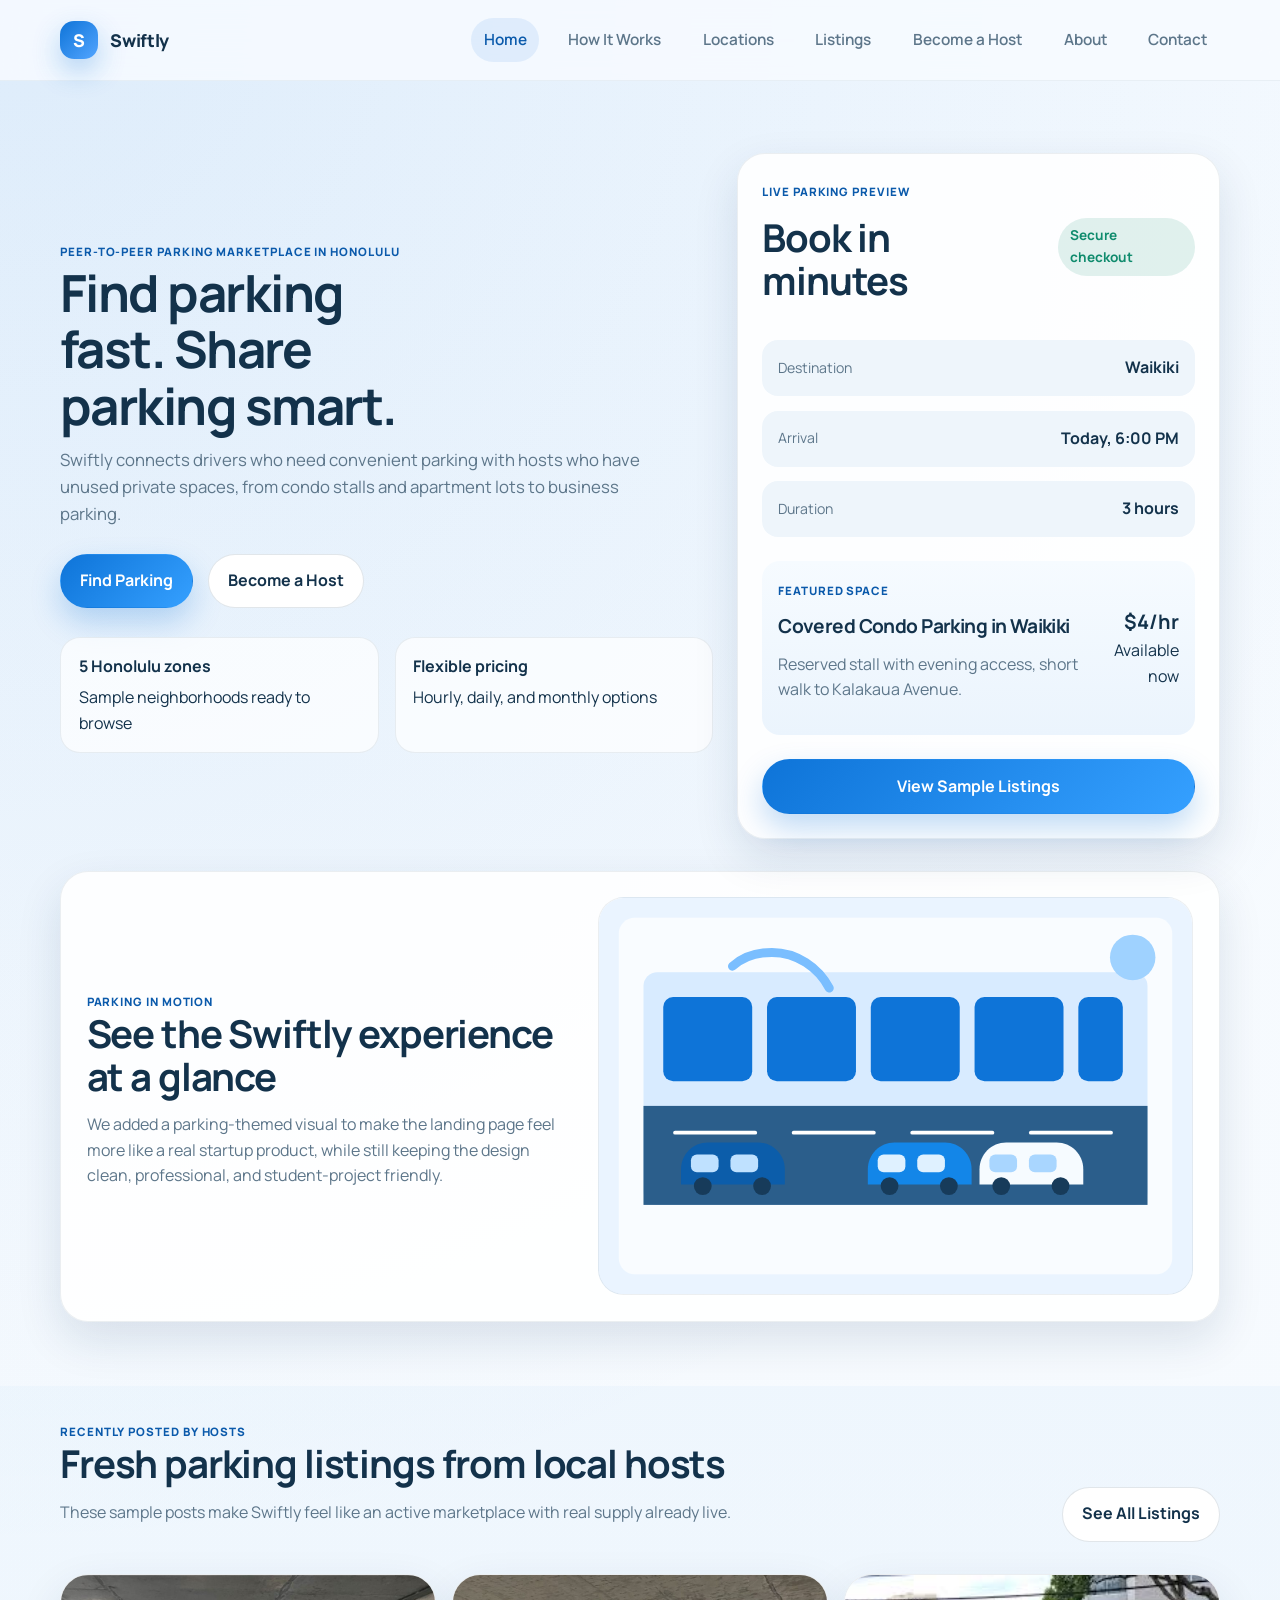
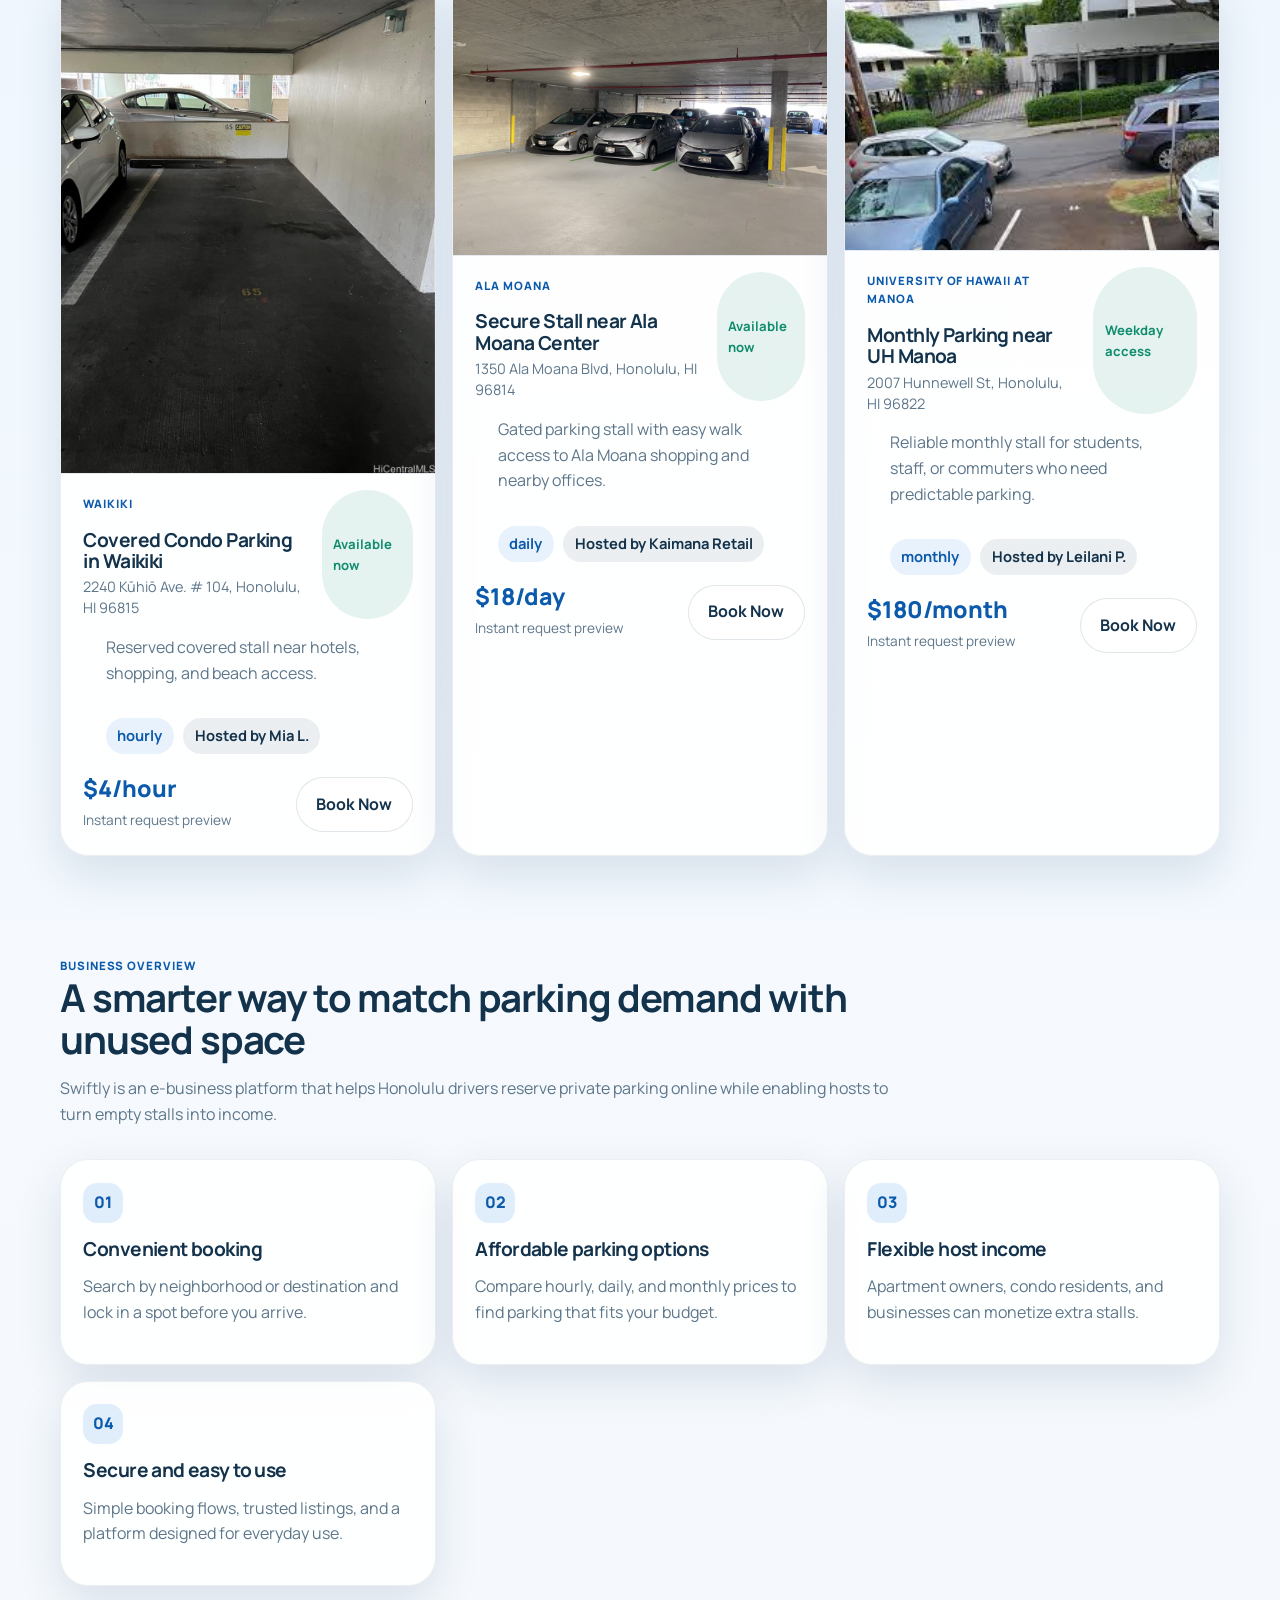
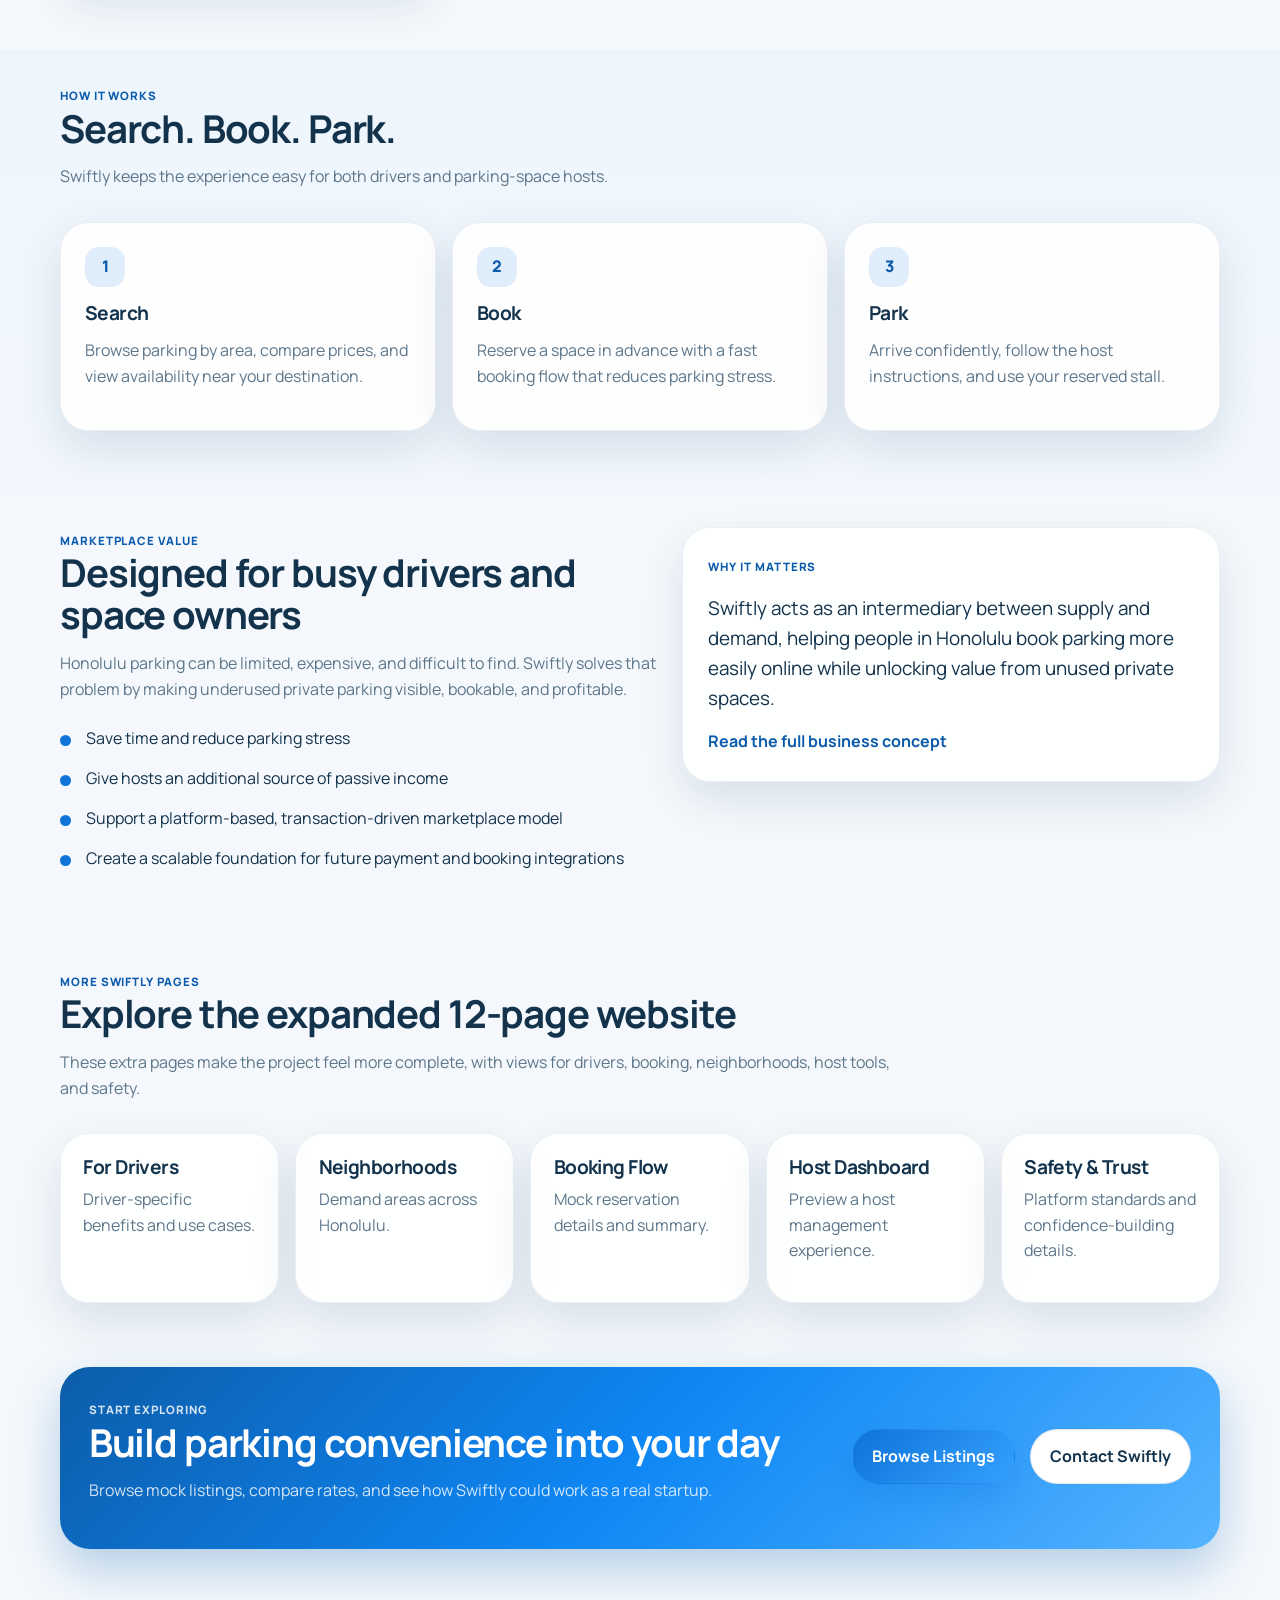
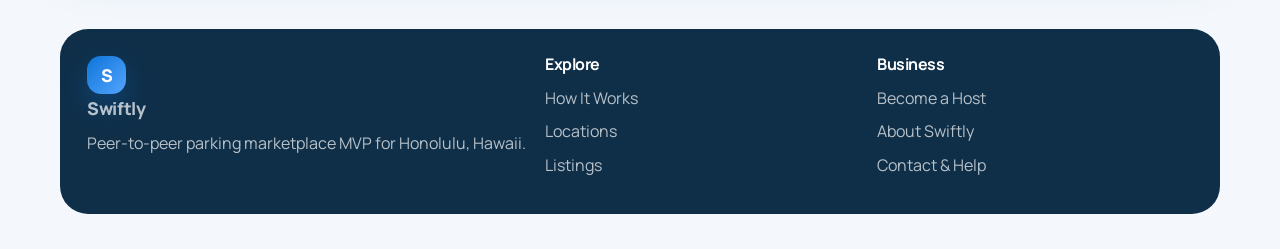
<file: index.html>
﻿<!DOCTYPE html>
<html lang="en">
<head>
  <meta charset="UTF-8">
  <meta name="viewport" content="width=device-width, initial-scale=1.0">
  <title>Swiftly | Find parking fast. Share parking smart.</title>
  <meta
    name="description"
    content="Swiftly is a peer-to-peer parking marketplace in Honolulu that helps drivers book private parking spaces and hosts earn from unused stalls."
  >
  <link rel="preconnect" href="https://fonts.googleapis.com">
  <link rel="preconnect" href="https://fonts.gstatic.com" crossorigin>
  <link href="https://fonts.googleapis.com/css2?family=Manrope:wght@400;500;600;700;800&display=swap" rel="stylesheet">
  <link rel="stylesheet" href="styles.css">
</head>
<body data-page="home">
  <header class="site-header">
    <div class="container nav-shell">
      <a class="brand" href="index.html">
        <span class="brand-mark">S</span>
        <span>Swiftly</span>
      </a>
      <button class="nav-toggle" aria-label="Toggle navigation" aria-expanded="false">Menu</button>
      <nav class="site-nav" data-nav>
        <a href="index.html" class="active">Home</a>
        <a href="how-it-works.html">How It Works</a>
        <a href="locations.html">Locations</a>
        <a href="listings.html">Listings</a>
        <a href="host.html">Become a Host</a>
        <a href="about.html">About</a>
        <a href="contact.html">Contact</a>
      </nav>
    </div>
  </header>

  <main>
    <section class="hero">
      <div class="container hero-grid">
        <div class="hero-copy">
          <span class="eyebrow">Peer-to-peer parking marketplace in Honolulu</span>
          <h1>Find parking fast. Share parking smart.</h1>
          <p class="hero-text">
            Swiftly connects drivers who need convenient parking with hosts who have
            unused private spaces, from condo stalls and apartment lots to business parking.
          </p>
          <div class="hero-actions">
            <a class="button button-primary" href="locations.html">Find Parking</a>
            <a class="button button-secondary" href="host.html">Become a Host</a>
          </div>
          <div class="hero-stats">
            <div class="stat-card">
              <strong>5 Honolulu zones</strong>
              <span>Sample neighborhoods ready to browse</span>
            </div>
            <div class="stat-card">
              <strong>Flexible pricing</strong>
              <span>Hourly, daily, and monthly options</span>
            </div>
          </div>
        </div>
        <div class="hero-panel surface-card">
          <div class="panel-header">
            <div>
              <p class="mini-label">Live parking preview</p>
              <h2>Book in minutes</h2>
            </div>
            <span class="status-pill">Secure checkout</span>
          </div>
          <div class="search-preview">
            <div class="search-row">
              <span class="search-label">Destination</span>
              <strong>Waikiki</strong>
            </div>
            <div class="search-row">
              <span class="search-label">Arrival</span>
              <strong>Today, 6:00 PM</strong>
            </div>
            <div class="search-row">
              <span class="search-label">Duration</span>
              <strong>3 hours</strong>
            </div>
          </div>
          <div class="listing-preview">
            <div>
              <p class="mini-label">Featured space</p>
              <h3>Covered Condo Parking in Waikiki</h3>
              <p>Reserved stall with evening access, short walk to Kalakaua Avenue.</p>
            </div>
            <div class="price-lockup">
              <strong>$4/hr</strong>
              <span>Available now</span>
            </div>
          </div>
          <a class="button button-primary button-block" href="locations.html">View Sample Listings</a>
        </div>
      </div>
    </section>

    <!-- Home image showcase -->
    <section class="section section-image-strip">
      <div class="container image-feature-shell surface-card">
        <div class="image-feature-copy">
          <span class="eyebrow">Parking in motion</span>
          <h2>See the Swiftly experience at a glance</h2>
          <p>
            We added a parking-themed visual to make the landing page feel more like a real startup product,
            while still keeping the design clean, professional, and student-project friendly.
          </p>
        </div>
        <div class="image-frame image-frame-large">
          <img src="assets/parking-home.svg" alt="Illustration of a modern parking lot with multiple cars and reserved spaces">
        </div>
      </div>
    </section>

    <!-- Recently posted listings section -->
    <section class="section section-soft">
      <div class="container">
        <div class="section-heading section-heading-row">
          <div>
            <span class="eyebrow">Recently Posted by Hosts</span>
            <h2>Fresh parking listings from local hosts</h2>
            <p>These sample posts make Swiftly feel like an active marketplace with real supply already live.</p>
          </div>
          <a class="button button-secondary" href="listings.html">See All Listings</a>
        </div>
        <div class="listing-grid home-listing-grid" data-listing-grid="home"></div>
      </div>
    </section>

    <section class="section">
      <div class="container">
        <div class="section-heading">
          <span class="eyebrow">Business overview</span>
          <h2>A smarter way to match parking demand with unused space</h2>
          <p>
            Swiftly is an e-business platform that helps Honolulu drivers reserve private parking
            online while enabling hosts to turn empty stalls into income.
          </p>
        </div>
        <div class="grid three-up">
          <article class="feature-card surface-card">
            <span class="feature-icon">01</span>
            <h3>Convenient booking</h3>
            <p>Search by neighborhood or destination and lock in a spot before you arrive.</p>
          </article>
          <article class="feature-card surface-card">
            <span class="feature-icon">02</span>
            <h3>Affordable parking options</h3>
            <p>Compare hourly, daily, and monthly prices to find parking that fits your budget.</p>
          </article>
          <article class="feature-card surface-card">
            <span class="feature-icon">03</span>
            <h3>Flexible host income</h3>
            <p>Apartment owners, condo residents, and businesses can monetize extra stalls.</p>
          </article>
          <article class="feature-card surface-card">
            <span class="feature-icon">04</span>
            <h3>Secure and easy to use</h3>
            <p>Simple booking flows, trusted listings, and a platform designed for everyday use.</p>
          </article>
        </div>
      </div>
    </section>

    <section class="section section-soft">
      <div class="container">
        <div class="section-heading">
          <span class="eyebrow">How it works</span>
          <h2>Search. Book. Park.</h2>
          <p>Swiftly keeps the experience easy for both drivers and parking-space hosts.</p>
        </div>
        <div class="steps-grid">
          <article class="step-card">
            <span class="step-number">1</span>
            <h3>Search</h3>
            <p>Browse parking by area, compare prices, and view availability near your destination.</p>
          </article>
          <article class="step-card">
            <span class="step-number">2</span>
            <h3>Book</h3>
            <p>Reserve a space in advance with a fast booking flow that reduces parking stress.</p>
          </article>
          <article class="step-card">
            <span class="step-number">3</span>
            <h3>Park</h3>
            <p>Arrive confidently, follow the host instructions, and use your reserved stall.</p>
          </article>
        </div>
      </div>
    </section>

    <section class="section">
      <div class="container split-layout">
        <div>
          <span class="eyebrow">Marketplace value</span>
          <h2>Designed for busy drivers and space owners</h2>
          <p>
            Honolulu parking can be limited, expensive, and difficult to find. Swiftly solves that
            problem by making underused private parking visible, bookable, and profitable.
          </p>
          <ul class="check-list">
            <li>Save time and reduce parking stress</li>
            <li>Give hosts an additional source of passive income</li>
            <li>Support a platform-based, transaction-driven marketplace model</li>
            <li>Create a scalable foundation for future payment and booking integrations</li>
          </ul>
        </div>
        <div class="surface-card quote-card">
          <p class="mini-label">Why it matters</p>
          <blockquote>
            Swiftly acts as an intermediary between supply and demand, helping people in Honolulu
            book parking more easily online while unlocking value from unused private spaces.
          </blockquote>
          <a class="text-link" href="about.html">Read the full business concept</a>
        </div>
      </div>
    </section>


    <section class="section">
      <div class="container">
        <div class="section-heading">
          <span class="eyebrow">More Swiftly Pages</span>
          <h2>Explore the expanded 12-page website</h2>
          <p>These extra pages make the project feel more complete, with views for drivers, booking, neighborhoods, host tools, and safety.</p>
        </div>
        <div class="page-link-grid">
          <a class="surface-card page-link-card" href="drivers.html"><h3>For Drivers</h3><p>Driver-specific benefits and use cases.</p></a>
          <a class="surface-card page-link-card" href="neighborhoods.html"><h3>Neighborhoods</h3><p>Demand areas across Honolulu.</p></a>
          <a class="surface-card page-link-card" href="booking.html"><h3>Booking Flow</h3><p>Mock reservation details and summary.</p></a>
          <a class="surface-card page-link-card" href="host-dashboard.html"><h3>Host Dashboard</h3><p>Preview a host management experience.</p></a>
          <a class="surface-card page-link-card" href="safety.html"><h3>Safety & Trust</h3><p>Platform standards and confidence-building details.</p></a>
        </div>
      </div>
    </section>    <section class="section cta-band">
      <div class="container cta-shell">
        <div>
          <span class="eyebrow">Start exploring</span>
          <h2>Build parking convenience into your day</h2>
          <p>Browse mock listings, compare rates, and see how Swiftly could work as a real startup.</p>
        </div>
        <div class="cta-actions">
          <a class="button button-primary" href="listings.html">Browse Listings</a>
          <a class="button button-secondary" href="contact.html">Contact Swiftly</a>
        </div>
      </div>
    </section>
  </main>

  <footer class="site-footer">
    <div class="container footer-grid">
      <div>
        <a class="brand brand-footer" href="index.html">
          <span class="brand-mark">S</span>
          <span>Swiftly</span>
        </a>
        <p>Peer-to-peer parking marketplace MVP for Honolulu, Hawaii.</p>
      </div>
      <div>
        <h3>Explore</h3>
        <a href="how-it-works.html">How It Works</a>
        <a href="locations.html">Locations</a>
        <a href="listings.html">Listings</a>
      </div>
      <div>
        <h3>Business</h3>
        <a href="host.html">Become a Host</a>
        <a href="about.html">About Swiftly</a>
        <a href="contact.html">Contact & Help</a>
      </div>
    </div>
  </footer>

  <script src="app.js"></script>
</body>
</html>
</file>
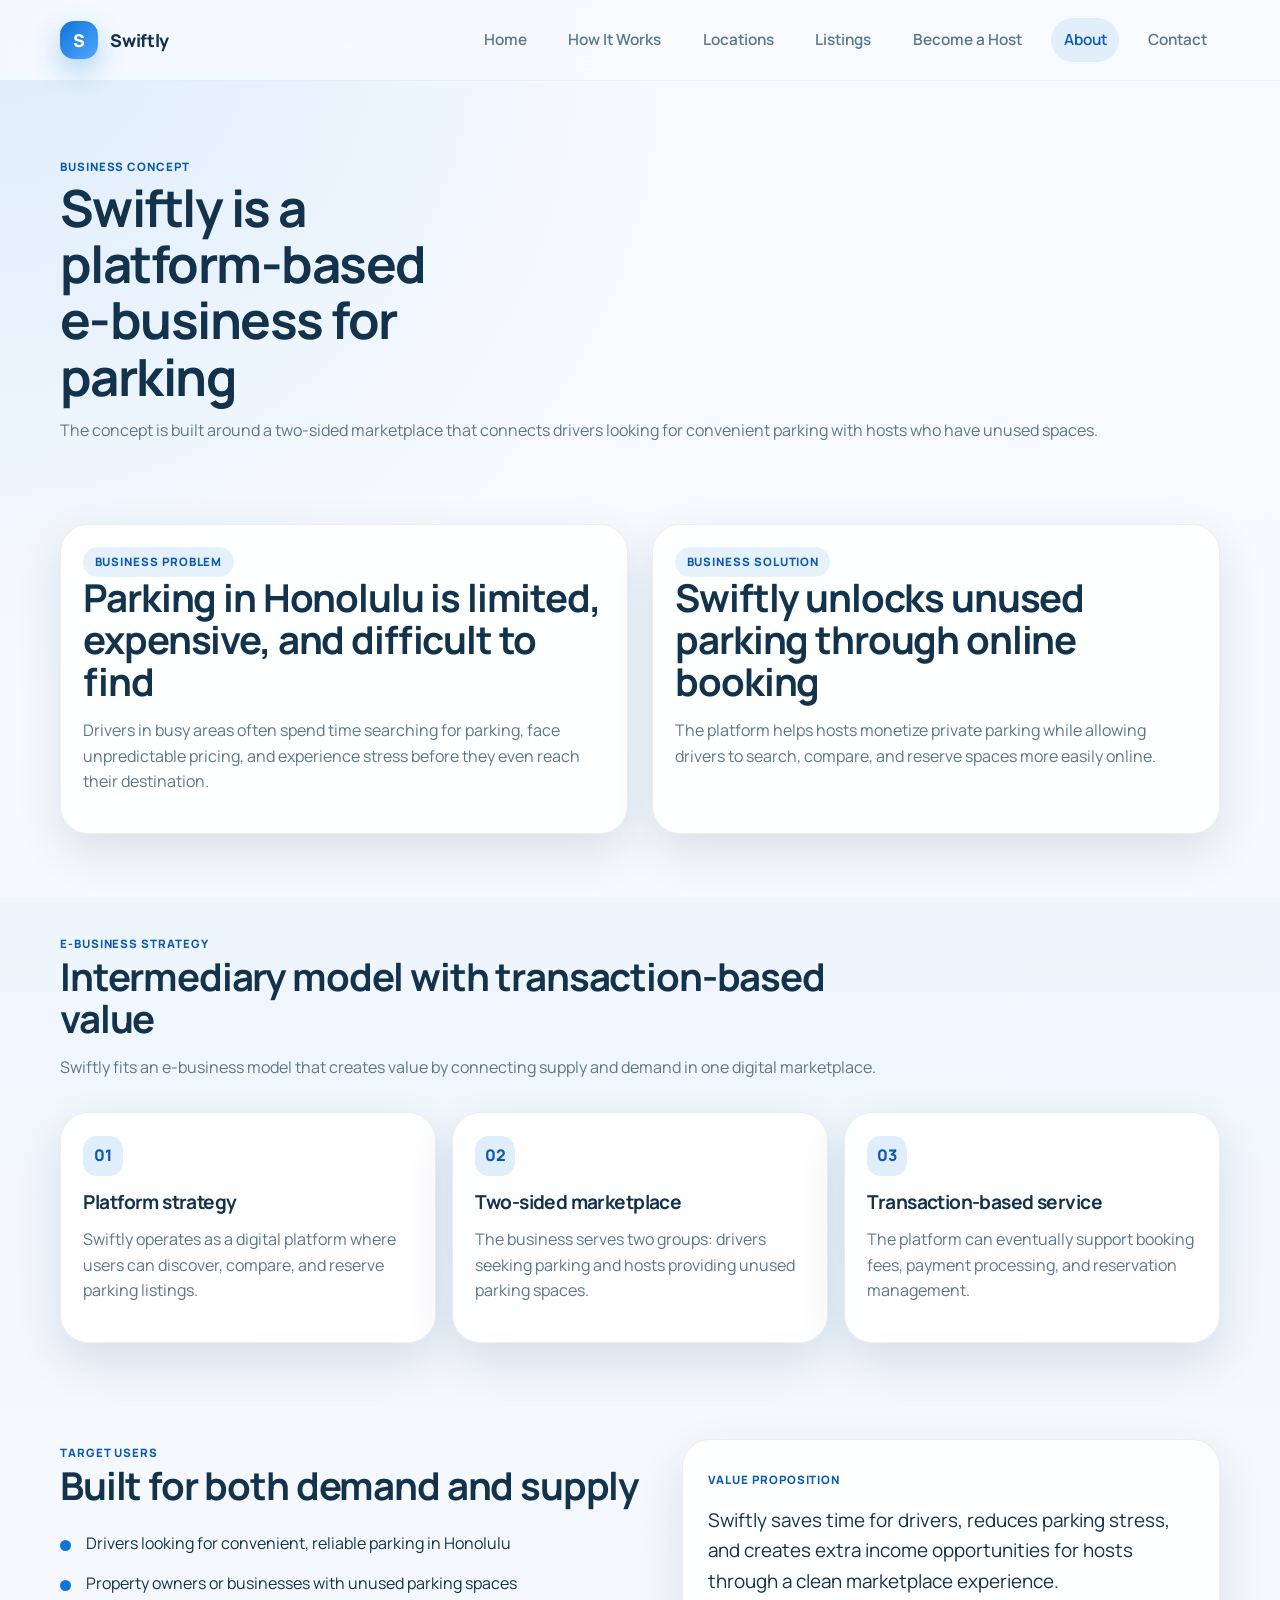
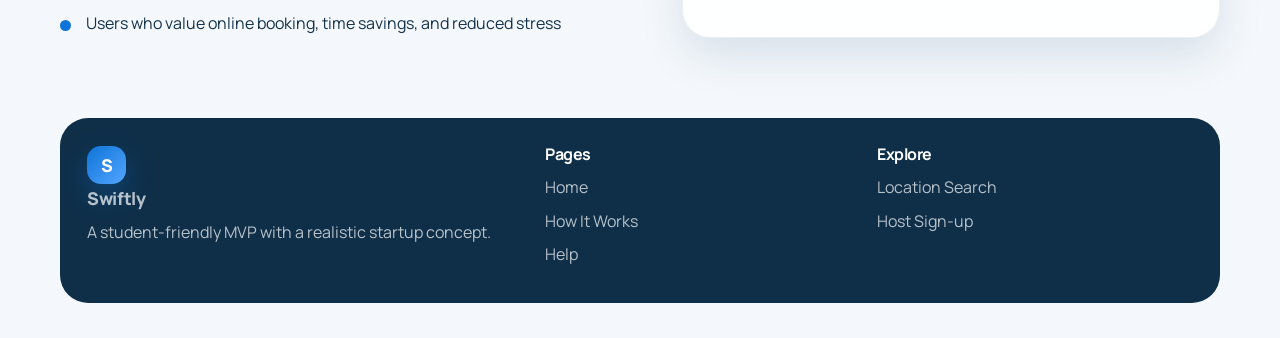
<file: about.html>
<!DOCTYPE html>
<html lang="en">
<head>
  <meta charset="UTF-8">
  <meta name="viewport" content="width=device-width, initial-scale=1.0">
  <title>About Swiftly | Business Concept</title>
  <meta name="description" content="Learn about Swiftly's two-sided marketplace business model and value proposition.">
  <link rel="preconnect" href="https://fonts.googleapis.com">
  <link rel="preconnect" href="https://fonts.gstatic.com" crossorigin>
  <link href="https://fonts.googleapis.com/css2?family=Manrope:wght@400;500;600;700;800&display=swap" rel="stylesheet">
  <link rel="stylesheet" href="styles.css">
</head>
<body data-page="about">
  <header class="site-header">
    <div class="container nav-shell">
      <a class="brand" href="index.html">
        <span class="brand-mark">S</span>
        <span>Swiftly</span>
      </a>
      <button class="nav-toggle" aria-label="Toggle navigation" aria-expanded="false">Menu</button>
      <nav class="site-nav" data-nav>
        <a href="index.html">Home</a>
        <a href="how-it-works.html">How It Works</a>
        <a href="locations.html">Locations</a>
        <a href="listings.html">Listings</a>
        <a href="host.html">Become a Host</a>
        <a href="about.html" class="active">About</a>
        <a href="contact.html">Contact</a>
      </nav>
    </div>
  </header>

  <main>
    <section class="page-hero">
      <div class="container">
        <span class="eyebrow">Business concept</span>
        <h1>Swiftly is a platform-based e-business for parking</h1>
        <p>The concept is built around a two-sided marketplace that connects drivers looking for convenient parking with hosts who have unused spaces.</p>
      </div>
    </section>

    <section class="section">
      <div class="container narrative-grid">
        <article class="surface-card narrative-card">
          <span class="pill-label">Business problem</span>
          <h2>Parking in Honolulu is limited, expensive, and difficult to find</h2>
          <p>
            Drivers in busy areas often spend time searching for parking, face unpredictable pricing,
            and experience stress before they even reach their destination.
          </p>
        </article>
        <article class="surface-card narrative-card">
          <span class="pill-label">Business solution</span>
          <h2>Swiftly unlocks unused parking through online booking</h2>
          <p>
            The platform helps hosts monetize private parking while allowing drivers to search,
            compare, and reserve spaces more easily online.
          </p>
        </article>
      </div>
    </section>

    <section class="section section-soft">
      <div class="container">
        <div class="section-heading">
          <span class="eyebrow">E-business strategy</span>
          <h2>Intermediary model with transaction-based value</h2>
          <p>Swiftly fits an e-business model that creates value by connecting supply and demand in one digital marketplace.</p>
        </div>
        <div class="grid three-up">
          <article class="feature-card surface-card">
            <span class="feature-icon">01</span>
            <h3>Platform strategy</h3>
            <p>Swiftly operates as a digital platform where users can discover, compare, and reserve parking listings.</p>
          </article>
          <article class="feature-card surface-card">
            <span class="feature-icon">02</span>
            <h3>Two-sided marketplace</h3>
            <p>The business serves two groups: drivers seeking parking and hosts providing unused parking spaces.</p>
          </article>
          <article class="feature-card surface-card">
            <span class="feature-icon">03</span>
            <h3>Transaction-based service</h3>
            <p>The platform can eventually support booking fees, payment processing, and reservation management.</p>
          </article>
        </div>
      </div>
    </section>

    <section class="section">
      <div class="container split-layout">
        <div>
          <span class="eyebrow">Target users</span>
          <h2>Built for both demand and supply</h2>
          <ul class="check-list">
            <li>Drivers looking for convenient, reliable parking in Honolulu</li>
            <li>Property owners or businesses with unused parking spaces</li>
            <li>Users who value online booking, time savings, and reduced stress</li>
          </ul>
        </div>
        <div class="surface-card quote-card">
          <p class="mini-label">Value proposition</p>
          <blockquote>
            Swiftly saves time for drivers, reduces parking stress, and creates extra income opportunities for hosts through a clean marketplace experience.
          </blockquote>
        </div>
      </div>
    </section>
  </main>

  <footer class="site-footer">
    <div class="container footer-grid">
      <div>
        <a class="brand brand-footer" href="index.html">
          <span class="brand-mark">S</span>
          <span>Swiftly</span>
        </a>
        <p>A student-friendly MVP with a realistic startup concept.</p>
      </div>
      <div>
        <h3>Pages</h3>
        <a href="index.html">Home</a>
        <a href="how-it-works.html">How It Works</a>
        <a href="contact.html">Help</a>
      </div>
      <div>
        <h3>Explore</h3>
        <a href="locations.html">Location Search</a>
        <a href="host.html">Host Sign-up</a>
      </div>
    </div>
  </footer>

  <script src="app.js"></script>
</body>
</html>
</file>
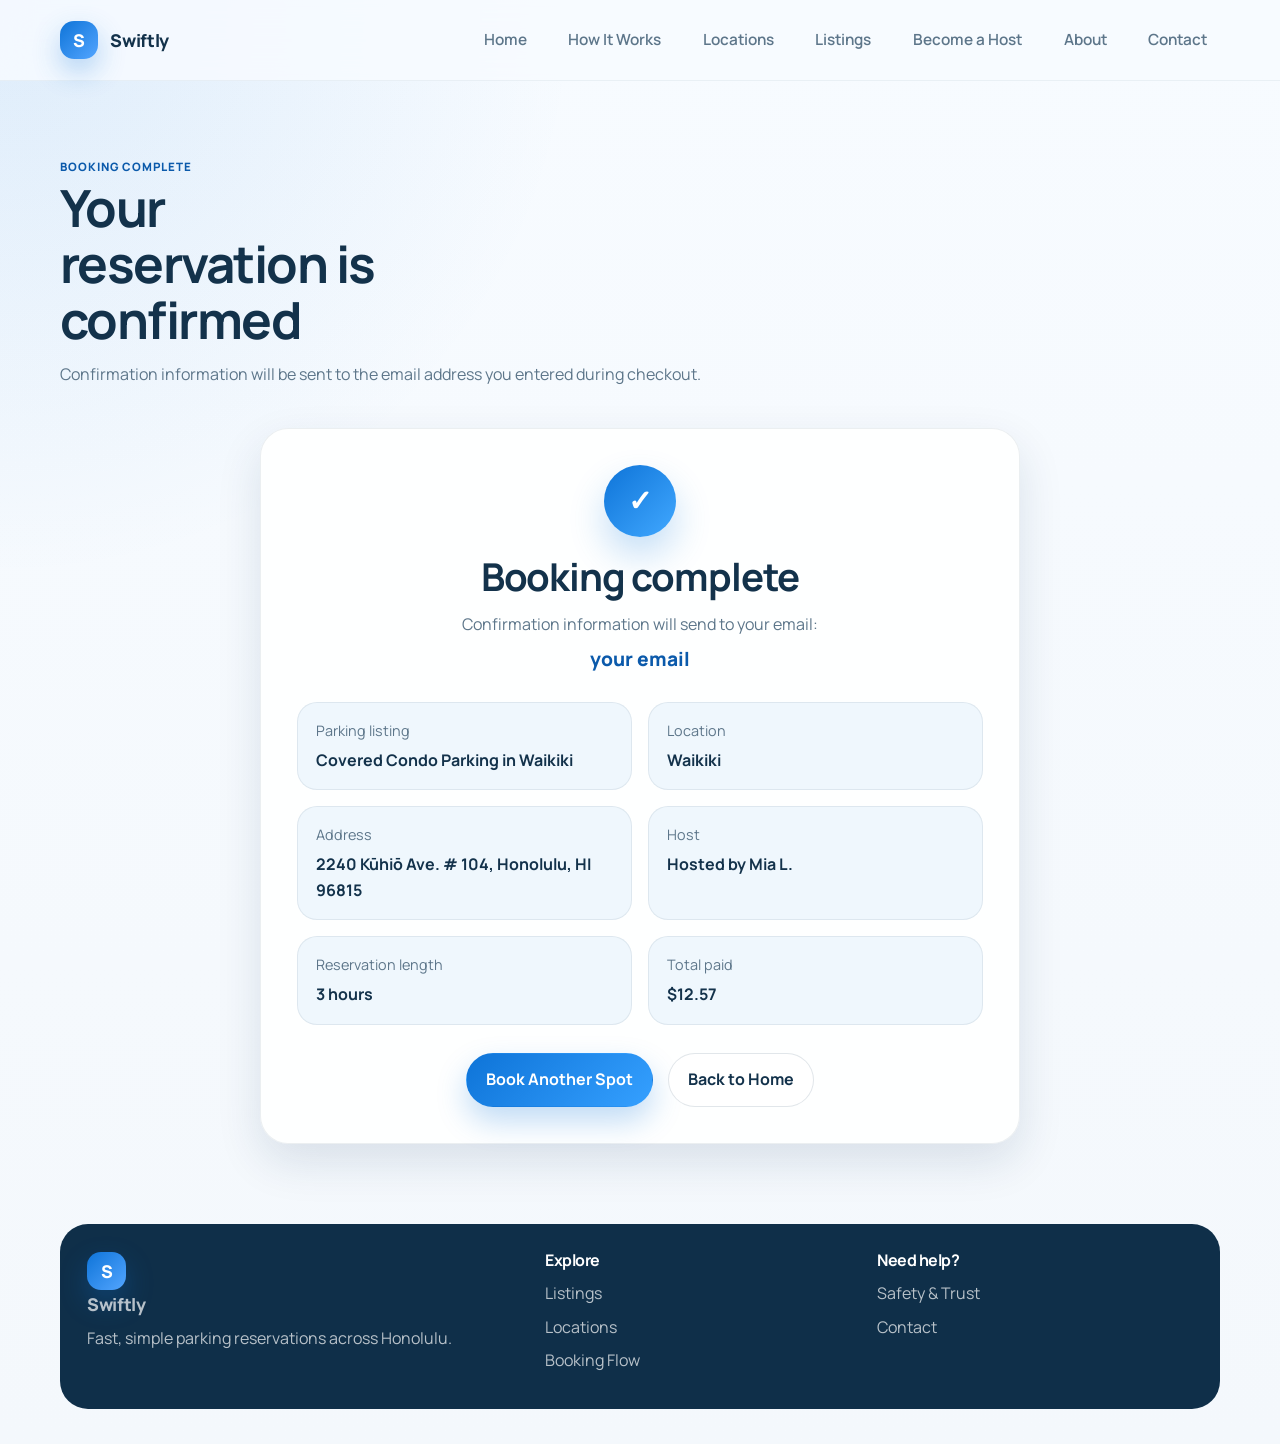
<file: booking-success.html>
﻿<!DOCTYPE html>
<html lang="en">
<head>
  <meta charset="UTF-8">
  <meta name="viewport" content="width=device-width, initial-scale=1.0">
  <title>Booking Complete | Swiftly</title>
  <meta name="description" content="Booking confirmation for your Swiftly parking reservation.">
  <link rel="preconnect" href="https://fonts.googleapis.com">
  <link rel="preconnect" href="https://fonts.gstatic.com" crossorigin>
  <link href="https://fonts.googleapis.com/css2?family=Manrope:wght@400;500;600;700;800&display=swap" rel="stylesheet">
  <link rel="stylesheet" href="styles.css">
</head>
<body data-booking-success-page>
  <header class="site-header">
    <div class="container nav-shell">
      <a class="brand" href="index.html"><span class="brand-mark">S</span><span>Swiftly</span></a>
      <button class="nav-toggle" aria-label="Toggle navigation" aria-expanded="false">Menu</button>
      <nav class="site-nav" data-nav>
        <a href="index.html">Home</a>
        <a href="how-it-works.html">How It Works</a>
        <a href="locations.html">Locations</a>
        <a href="listings.html">Listings</a>
        <a href="host.html">Become a Host</a>
        <a href="about.html">About</a>
        <a href="contact.html">Contact</a>
      </nav>
    </div>
  </header>

  <main>
    <section class="page-hero success-page-hero">
      <div class="container success-hero-copy">
        <span class="eyebrow">Booking Complete</span>
        <h1>Your reservation is confirmed</h1>
        <p>Confirmation information will be sent to the email address you entered during checkout.</p>
      </div>
    </section>

    <section class="section success-section">
      <div class="container">
        <div class="success-shell surface-card">
          <div class="success-icon">✓</div>
          <h2>Booking complete</h2>
          <p class="success-email-line">Confirmation information will send to your email:</p>
          <p class="success-email" data-booking-success-email>you@example.com</p>

          <div class="success-summary-grid">
            <div class="success-summary-item">
              <span>Parking listing</span>
              <strong data-booking-success-title>Covered Condo Parking in Waikiki</strong>
            </div>
            <div class="success-summary-item">
              <span>Location</span>
              <strong data-booking-success-area>Waikiki</strong>
            </div>
            <div class="success-summary-item">
              <span>Address</span>
              <strong data-booking-success-address>2240 Kūhiō Ave. # 104, Honolulu, HI 96815</strong>
            </div>
            <div class="success-summary-item">
              <span>Host</span>
              <strong data-booking-success-host>Hosted by Mia L.</strong>
            </div>
            <div class="success-summary-item">
              <span>Reservation length</span>
              <strong data-booking-success-quantity>3 hours</strong>
            </div>
            <div class="success-summary-item">
              <span>Total paid</span>
              <strong data-booking-success-total>$12.57</strong>
            </div>
          </div>

          <div class="success-actions">
            <a class="button button-primary" href="listings.html">Book Another Spot</a>
            <a class="button button-secondary" href="index.html">Back to Home</a>
          </div>
        </div>
      </div>
    </section>
  </main>

  <footer class="site-footer">
    <div class="container footer-grid">
      <div>
        <a class="brand brand-footer" href="index.html"><span class="brand-mark">S</span><span>Swiftly</span></a>
        <p>Fast, simple parking reservations across Honolulu.</p>
      </div>
      <div>
        <h3>Explore</h3>
        <a href="listings.html">Listings</a>
        <a href="locations.html">Locations</a>
        <a href="booking.html">Booking Flow</a>
      </div>
      <div>
        <h3>Need help?</h3>
        <a href="safety.html">Safety &amp; Trust</a>
        <a href="contact.html">Contact</a>
      </div>
    </div>
  </footer>

  <script src="app.js"></script>
</body>
</html>
</file>
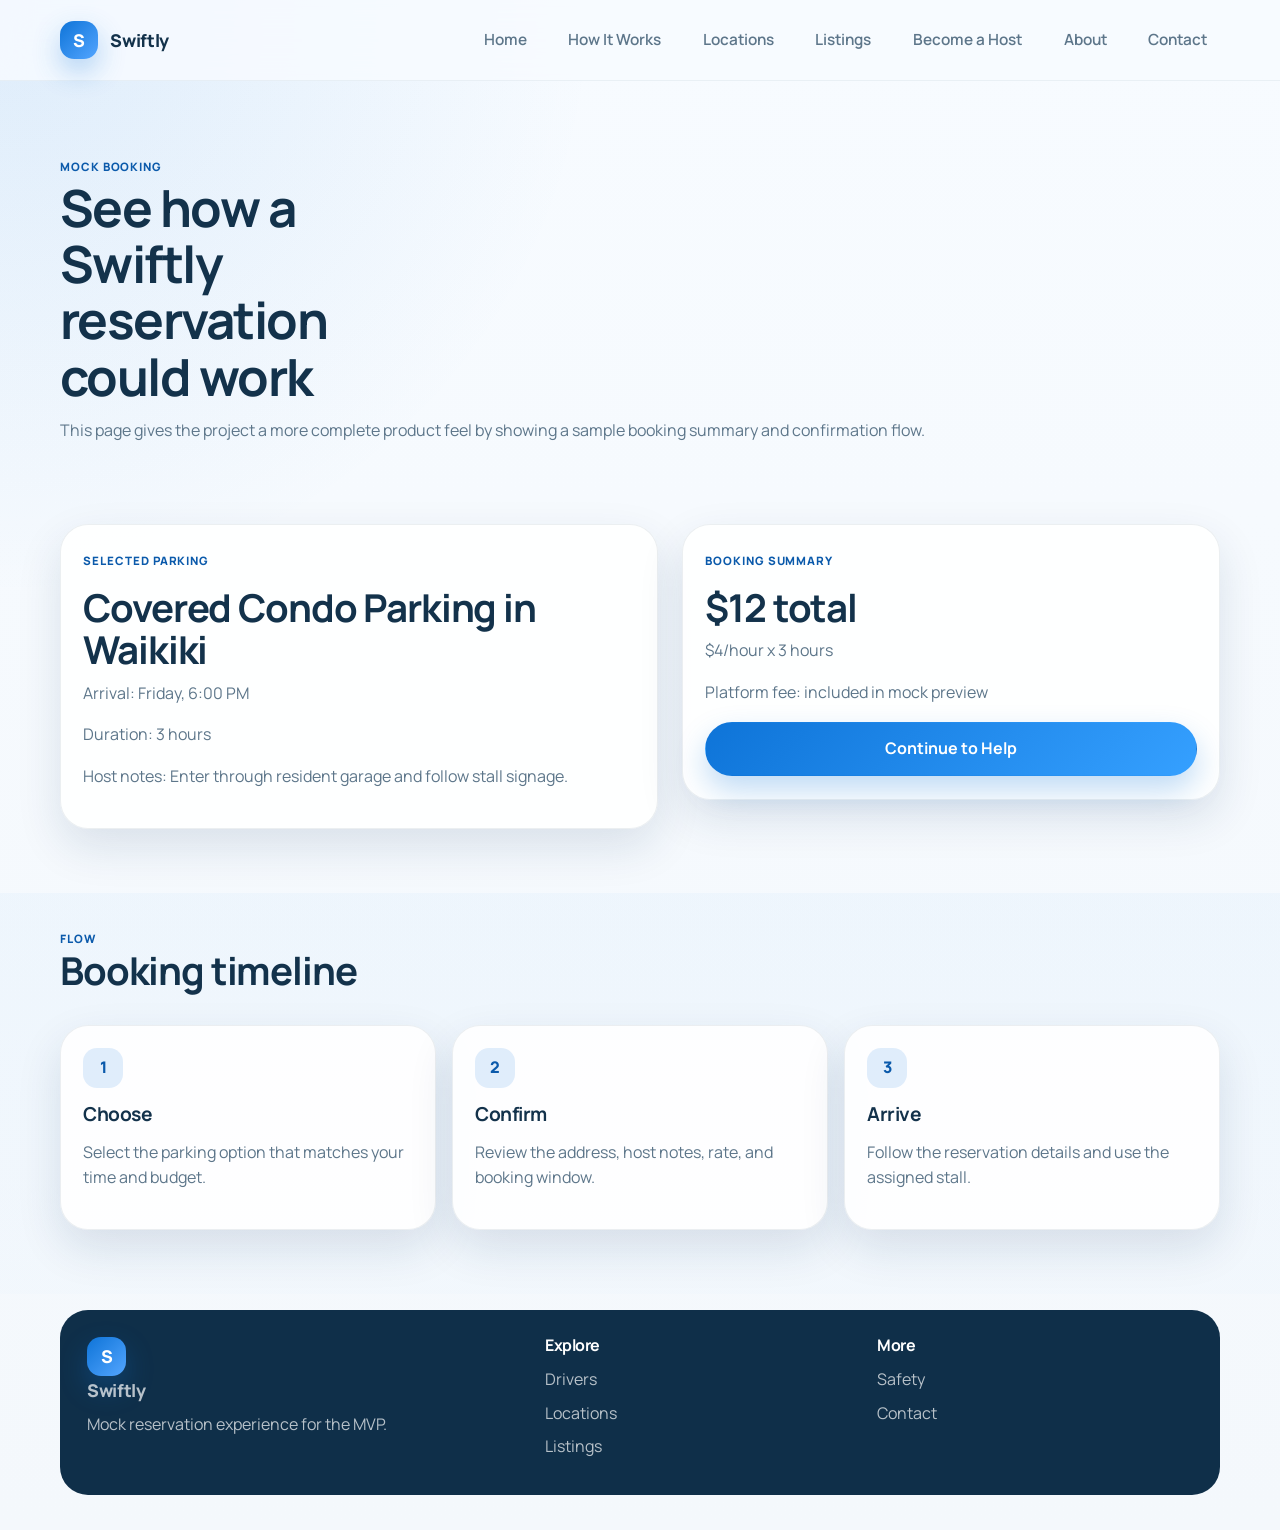
<file: booking.html>
﻿<!DOCTYPE html>
<html lang="en">
<head>
  <meta charset="UTF-8">
  <meta name="viewport" content="width=device-width, initial-scale=1.0">
  <title>Booking Flow | Swiftly</title>
  <meta name="description" content="View a mock Swiftly booking flow for a reserved parking space.">
  <link rel="preconnect" href="https://fonts.googleapis.com">
  <link rel="preconnect" href="https://fonts.gstatic.com" crossorigin>
  <link href="https://fonts.googleapis.com/css2?family=Manrope:wght@400;500;600;700;800&display=swap" rel="stylesheet">
  <link rel="stylesheet" href="styles.css">
</head>
<body>
  <header class="site-header"><div class="container nav-shell"><a class="brand" href="index.html"><span class="brand-mark">S</span><span>Swiftly</span></a><button class="nav-toggle" aria-label="Toggle navigation" aria-expanded="false">Menu</button><nav class="site-nav" data-nav><a href="index.html">Home</a><a href="how-it-works.html">How It Works</a><a href="locations.html">Locations</a><a href="listings.html">Listings</a><a href="host.html">Become a Host</a><a href="about.html">About</a><a href="contact.html">Contact</a></nav></div></header>
  <main>
    <section class="page-hero"><div class="container"><span class="eyebrow">Mock Booking</span><h1>See how a Swiftly reservation could work</h1><p>This page gives the project a more complete product feel by showing a sample booking summary and confirmation flow.</p></div></section>
    <section class="section"><div class="container split-layout">
      <div class="surface-card detail-card"><p class="mini-label">Selected parking</p><h2>Covered Condo Parking in Waikiki</h2><p>Arrival: Friday, 6:00 PM</p><p>Duration: 3 hours</p><p>Host notes: Enter through resident garage and follow stall signage.</p></div>
      <div class="surface-card detail-card"><p class="mini-label">Booking summary</p><h2>$12 total</h2><p>$4/hour x 3 hours</p><p>Platform fee: included in mock preview</p><a class="button button-primary button-block" href="contact.html">Continue to Help</a></div>
    </div></section>
    <section class="section section-soft"><div class="container"><div class="section-heading"><span class="eyebrow">Flow</span><h2>Booking timeline</h2></div><div class="grid three-up"><article class="surface-card feature-card"><span class="feature-icon">1</span><h3>Choose</h3><p>Select the parking option that matches your time and budget.</p></article><article class="surface-card feature-card"><span class="feature-icon">2</span><h3>Confirm</h3><p>Review the address, host notes, rate, and booking window.</p></article><article class="surface-card feature-card"><span class="feature-icon">3</span><h3>Arrive</h3><p>Follow the reservation details and use the assigned stall.</p></article></div></div></section>
  </main>
  <footer class="site-footer"><div class="container footer-grid"><div><a class="brand brand-footer" href="index.html"><span class="brand-mark">S</span><span>Swiftly</span></a><p>Mock reservation experience for the MVP.</p></div><div><h3>Explore</h3><a href="drivers.html">Drivers</a><a href="locations.html">Locations</a><a href="listings.html">Listings</a></div><div><h3>More</h3><a href="safety.html">Safety</a><a href="contact.html">Contact</a></div></div></footer>
  <script src="app.js"></script>
</body>
</html>
</file>
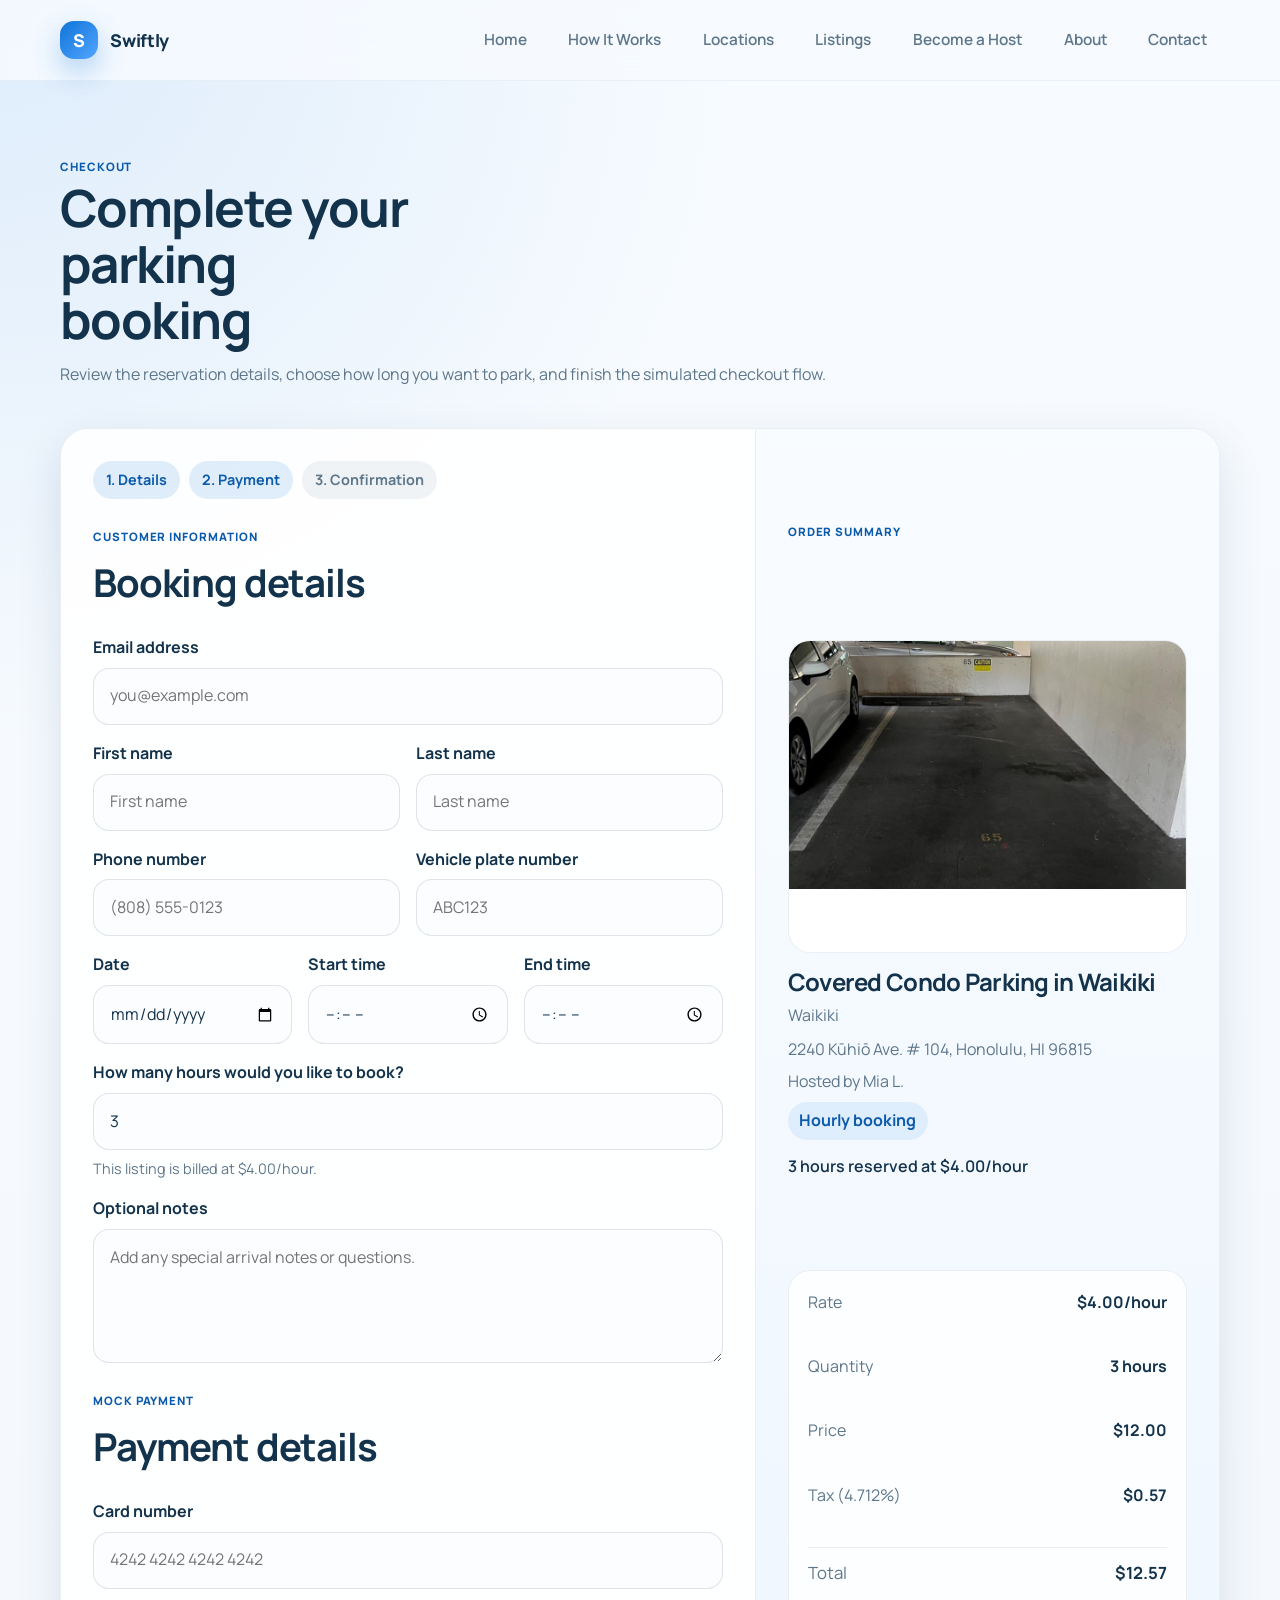
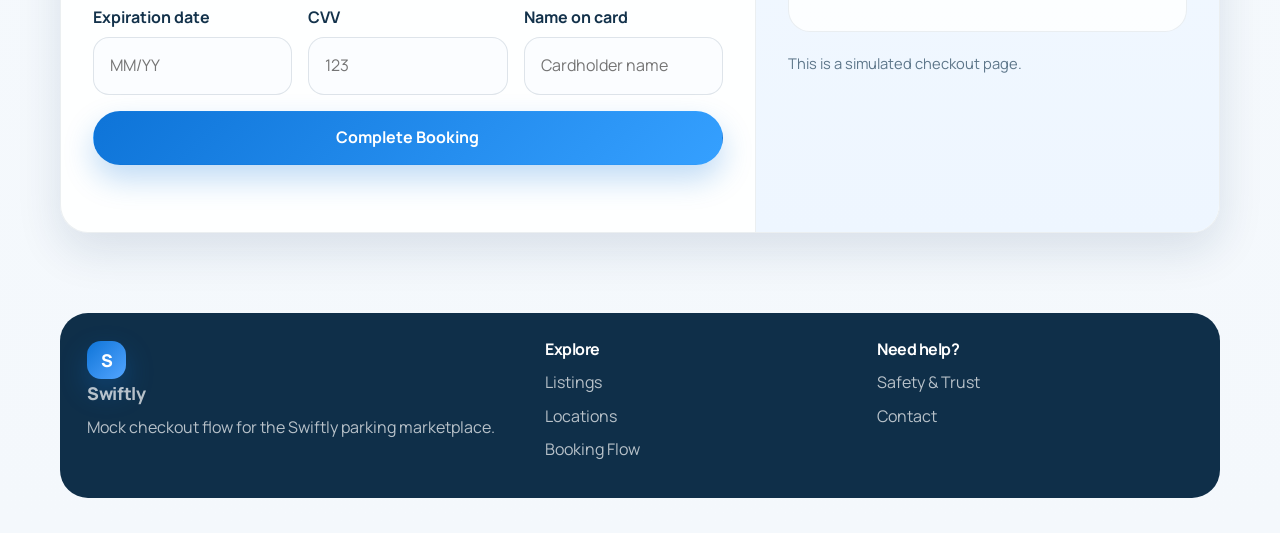
<file: checkout.html>
﻿<!DOCTYPE html>
<html lang="en">
<head>
  <meta charset="UTF-8">
  <meta name="viewport" content="width=device-width, initial-scale=1.0">
  <title>Checkout | Swiftly</title>
  <meta name="description" content="Complete a simulated parking booking checkout for Swiftly.">
  <link rel="preconnect" href="https://fonts.googleapis.com">
  <link rel="preconnect" href="https://fonts.gstatic.com" crossorigin>
  <link href="https://fonts.googleapis.com/css2?family=Manrope:wght@400;500;600;700;800&display=swap" rel="stylesheet">
  <link rel="stylesheet" href="styles.css">
</head>
<body data-checkout-page>
  <header class="site-header">
    <div class="container nav-shell">
      <a class="brand" href="index.html"><span class="brand-mark">S</span><span>Swiftly</span></a>
      <button class="nav-toggle" aria-label="Toggle navigation" aria-expanded="false">Menu</button>
      <nav class="site-nav" data-nav>
        <a href="index.html">Home</a>
        <a href="how-it-works.html">How It Works</a>
        <a href="locations.html">Locations</a>
        <a href="listings.html">Listings</a>
        <a href="host.html">Become a Host</a>
        <a href="about.html">About</a>
        <a href="contact.html">Contact</a>
      </nav>
    </div>
  </header>

  <main>
    <section class="page-hero checkout-page-hero">
      <div class="container checkout-hero-copy">
        <span class="eyebrow">Checkout</span>
        <h1>Complete your parking booking</h1>
        <p>Review the reservation details, choose how long you want to park, and finish the simulated checkout flow.</p>
      </div>
    </section>

    <section class="section checkout-section">
      <div class="container">
        <div class="checkout-shell surface-card">
          <div class="checkout-form-panel">
            <div class="checkout-steps">
              <span class="checkout-step active">1. Details</span>
              <span class="checkout-step active">2. Payment</span>
              <span class="checkout-step">3. Confirmation</span>
            </div>

            <form class="checkout-form" data-checkout-form>
              <div>
                <p class="mini-label">Customer information</p>
                <h2>Booking details</h2>
              </div>

              <div class="form-field">
                <label for="checkout-email">Email address</label>
                <input id="checkout-email" type="email" placeholder="you@example.com" required>
              </div>

              <div class="checkout-input-grid">
                <div class="form-field">
                  <label for="checkout-first-name">First name</label>
                  <input id="checkout-first-name" type="text" placeholder="First name" required>
                </div>
                <div class="form-field">
                  <label for="checkout-last-name">Last name</label>
                  <input id="checkout-last-name" type="text" placeholder="Last name" required>
                </div>
              </div>

              <div class="checkout-input-grid">
                <div class="form-field">
                  <label for="checkout-phone">Phone number</label>
                  <input id="checkout-phone" type="tel" placeholder="(808) 555-0123" required>
                </div>
                <div class="form-field">
                  <label for="checkout-plate">Vehicle plate number</label>
                  <input id="checkout-plate" type="text" placeholder="ABC123" required>
                </div>
              </div>

              <div class="checkout-input-grid checkout-input-grid-wide">
                <div class="form-field">
                  <label for="checkout-date">Date</label>
                  <input id="checkout-date" type="date" required>
                </div>
                <div class="form-field">
                  <label for="checkout-start-time">Start time</label>
                  <input id="checkout-start-time" type="time" required>
                </div>
                <div class="form-field">
                  <label for="checkout-end-time">End time</label>
                  <input id="checkout-end-time" type="time" required>
                </div>
              </div>

              <div class="form-field">
                <label for="checkout-quantity" data-checkout-quantity-label>How many hours would you like to book?</label>
                <input id="checkout-quantity" type="number" min="1" step="1" value="3" data-checkout-quantity required>
                <p class="checkout-helper-text" data-checkout-quantity-hint>This listing is billed at $4.00/hour.</p>
              </div>

              <div class="form-field">
                <label for="checkout-notes">Optional notes</label>
                <textarea id="checkout-notes" rows="4" placeholder="Add any special arrival notes or questions."></textarea>
              </div>

              <div class="checkout-payment-block">
                <div>
                  <p class="mini-label">Mock payment</p>
                  <h2>Payment details</h2>
                </div>
                <div class="form-field">
                  <label for="checkout-card-number">Card number</label>
                  <input id="checkout-card-number" type="text" inputmode="numeric" placeholder="4242 4242 4242 4242" required>
                </div>
                <div class="checkout-input-grid checkout-input-grid-wide">
                  <div class="form-field">
                    <label for="checkout-expiration">Expiration date</label>
                    <input id="checkout-expiration" type="text" placeholder="MM/YY" required>
                  </div>
                  <div class="form-field">
                    <label for="checkout-cvv">CVV</label>
                    <input id="checkout-cvv" type="text" placeholder="123" required>
                  </div>
                  <div class="form-field">
                    <label for="checkout-card-name">Name on card</label>
                    <input id="checkout-card-name" type="text" placeholder="Cardholder name" required>
                  </div>
                </div>
              </div>

              <button class="button button-primary button-block" type="submit">Complete Booking</button>
              <p class="form-note" data-checkout-success></p>
            </form>
          </div>

          <aside class="checkout-summary-panel">
            <p class="mini-label">Order summary</p>
            <div class="checkout-summary-card">
              <div class="checkout-summary-media">
                <img data-checkout-image src="parking%20picture/coverded%20condo%20parking%20in%20waikiki.jpg" alt="Parking listing thumbnail">
              </div>
              <div class="checkout-summary-content">
                <h2 data-checkout-title>Covered Condo Parking in Waikiki</h2>
                <p data-checkout-area>Waikiki</p>
                <p class="checkout-address" data-checkout-address>2240 Kūhiō Ave. # 104, Honolulu, HI 96815</p>
                <p data-checkout-host>Hosted by Mia L.</p>
                <span class="listing-meta-chip" data-checkout-type>Hourly booking</span>
                <p class="checkout-summary-note" data-checkout-booking-label>3 hours reserved at $4.00/hour</p>
              </div>
            </div>

            <div class="checkout-pricing-list">
              <div class="checkout-pricing-row"><span>Rate</span><strong data-checkout-rate>$4.00/hour</strong></div>
              <div class="checkout-pricing-row"><span>Quantity</span><strong data-checkout-quantity-summary>3 hours</strong></div>
              <div class="checkout-pricing-row"><span>Price</span><strong data-checkout-price>$12.00</strong></div>
              <div class="checkout-pricing-row"><span>Tax (4.712%)</span><strong data-checkout-tax>$0.57</strong></div>
              <div class="checkout-pricing-row checkout-pricing-total"><span>Total</span><strong data-checkout-total>$12.57</strong></div>
            </div>

            <p class="checkout-note-text" data-checkout-note>This is a simulated checkout page.</p>
          </aside>
        </div>
      </div>
    </section>
  </main>

  <footer class="site-footer">
    <div class="container footer-grid">
      <div>
        <a class="brand brand-footer" href="index.html"><span class="brand-mark">S</span><span>Swiftly</span></a>
        <p>Mock checkout flow for the Swiftly parking marketplace.</p>
      </div>
      <div>
        <h3>Explore</h3>
        <a href="listings.html">Listings</a>
        <a href="locations.html">Locations</a>
        <a href="booking.html">Booking Flow</a>
      </div>
      <div>
        <h3>Need help?</h3>
        <a href="safety.html">Safety &amp; Trust</a>
        <a href="contact.html">Contact</a>
      </div>
    </div>
  </footer>

  <script src="app.js"></script>
</body>
</html>
</file>
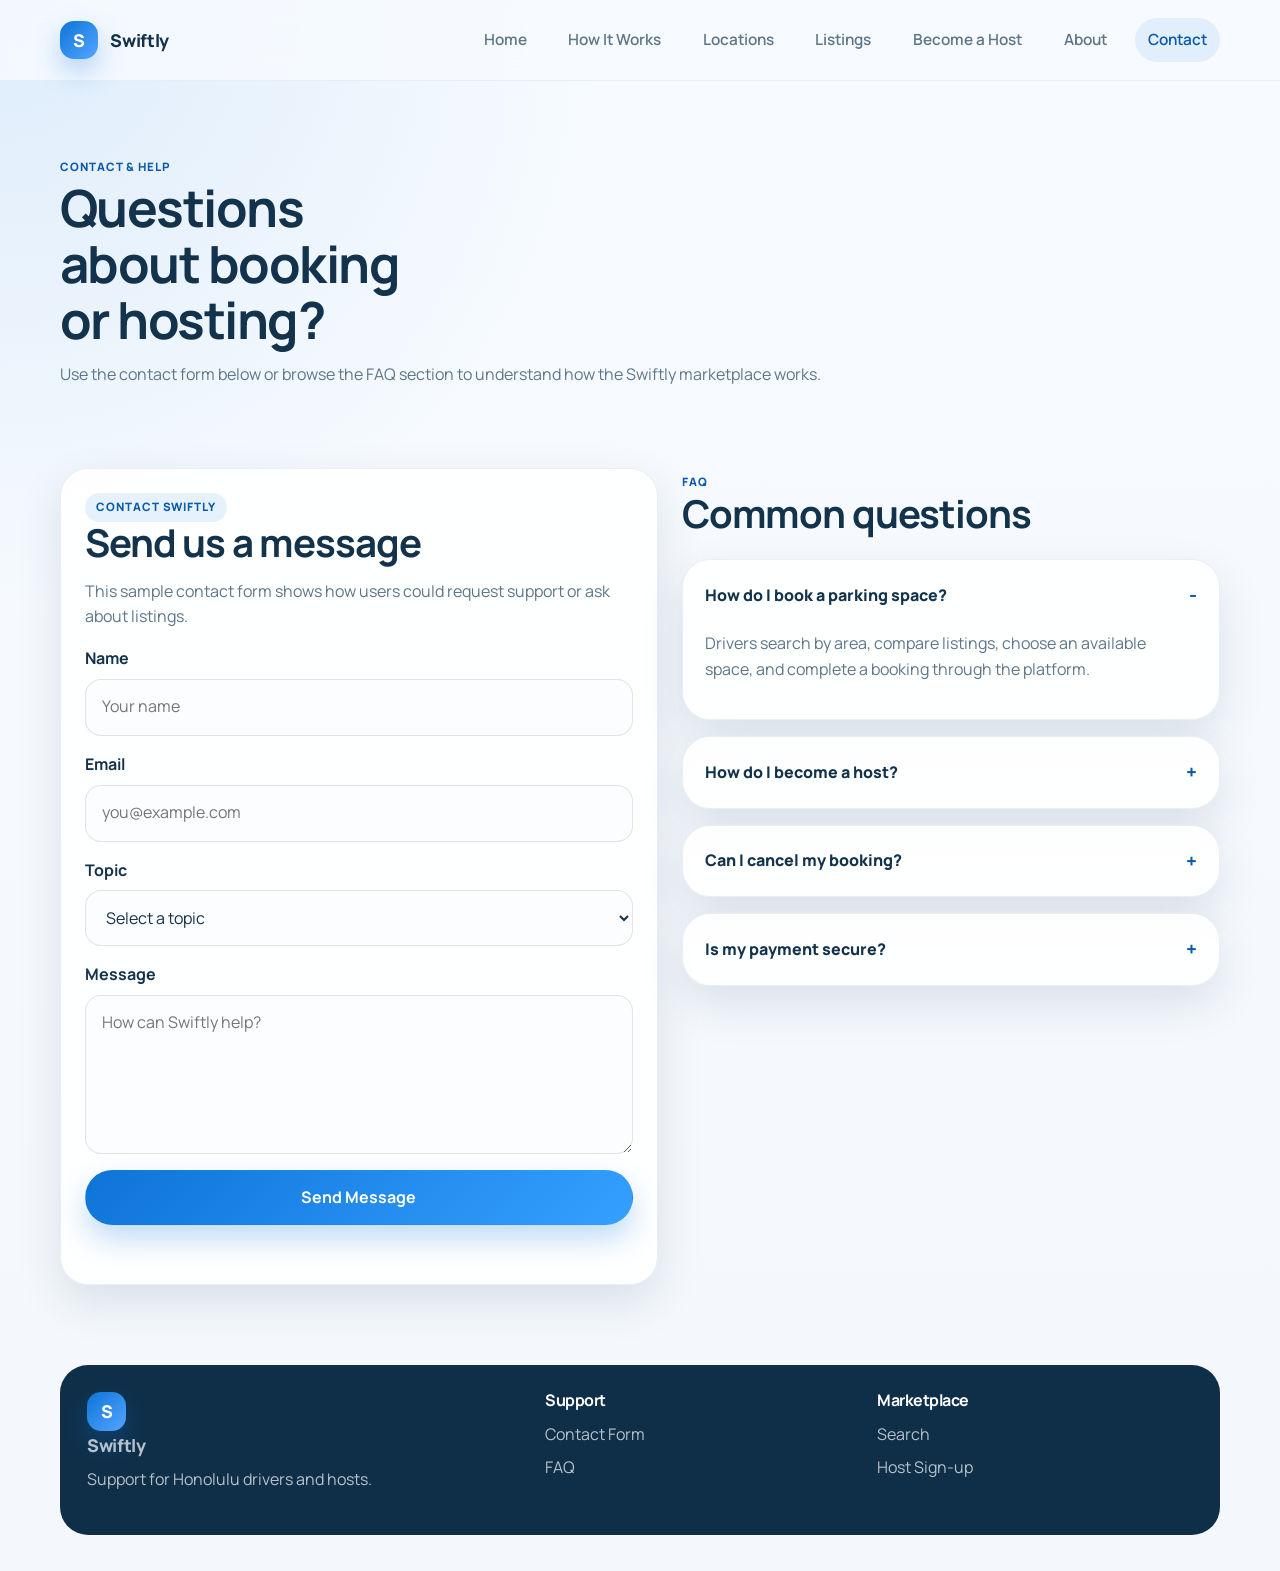
<file: contact.html>
<!DOCTYPE html>
<html lang="en">
<head>
  <meta charset="UTF-8">
  <meta name="viewport" content="width=device-width, initial-scale=1.0">
  <title>Contact & Help | Swiftly</title>
  <meta name="description" content="Contact Swiftly and review FAQ answers for booking and hosting.">
  <link rel="preconnect" href="https://fonts.googleapis.com">
  <link rel="preconnect" href="https://fonts.gstatic.com" crossorigin>
  <link href="https://fonts.googleapis.com/css2?family=Manrope:wght@400;500;600;700;800&display=swap" rel="stylesheet">
  <link rel="stylesheet" href="styles.css">
</head>
<body data-page="contact">
  <header class="site-header">
    <div class="container nav-shell">
      <a class="brand" href="index.html">
        <span class="brand-mark">S</span>
        <span>Swiftly</span>
      </a>
      <button class="nav-toggle" aria-label="Toggle navigation" aria-expanded="false">Menu</button>
      <nav class="site-nav" data-nav>
        <a href="index.html">Home</a>
        <a href="how-it-works.html">How It Works</a>
        <a href="locations.html">Locations</a>
        <a href="listings.html">Listings</a>
        <a href="host.html">Become a Host</a>
        <a href="about.html">About</a>
        <a href="contact.html" class="active">Contact</a>
      </nav>
    </div>
  </header>

  <main>
    <section class="page-hero">
      <div class="container">
        <span class="eyebrow">Contact & help</span>
        <h1>Questions about booking or hosting?</h1>
        <p>Use the contact form below or browse the FAQ section to understand how the Swiftly marketplace works.</p>
      </div>
    </section>

    <section class="section">
      <div class="container split-layout">
        <div class="surface-card form-card">
          <div class="form-intro">
            <span class="pill-label">Contact Swiftly</span>
            <h2>Send us a message</h2>
            <p>This sample contact form shows how users could request support or ask about listings.</p>
          </div>
          <form class="stacked-form" data-demo-form>
            <div class="form-field">
              <label for="contact-name">Name</label>
              <input id="contact-name" name="name" type="text" placeholder="Your name" required>
            </div>
            <div class="form-field">
              <label for="contact-email">Email</label>
              <input id="contact-email" name="email" type="email" placeholder="you@example.com" required>
            </div>
            <div class="form-field">
              <label for="contact-topic">Topic</label>
              <select id="contact-topic" name="topic" required>
                <option value="">Select a topic</option>
                <option>Booking support</option>
                <option>Host questions</option>
                <option>Partnership inquiry</option>
                <option>General feedback</option>
              </select>
            </div>
            <div class="form-field">
              <label for="contact-message">Message</label>
              <textarea id="contact-message" name="message" rows="5" placeholder="How can Swiftly help?" required></textarea>
            </div>
            <button class="button button-primary button-block" type="submit">Send Message</button>
            <p class="form-note" data-form-message></p>
          </form>
        </div>

        <div>
          <div class="section-heading section-heading-left">
            <span class="eyebrow">FAQ</span>
            <h2>Common questions</h2>
          </div>
          <div class="faq-list">
            <article class="faq-item surface-card">
              <button class="faq-question" type="button">How do I book a parking space?</button>
              <div class="faq-answer">
                <p>Drivers search by area, compare listings, choose an available space, and complete a booking through the platform.</p>
              </div>
            </article>
            <article class="faq-item surface-card">
              <button class="faq-question" type="button">How do I become a host?</button>
              <div class="faq-answer">
                <p>Hosts can sign up, submit their parking details, set availability, and manage when their space is open for bookings.</p>
              </div>
            </article>
            <article class="faq-item surface-card">
              <button class="faq-question" type="button">Can I cancel my booking?</button>
              <div class="faq-answer">
                <p>In a future full product, Swiftly could support a cancellation policy with clear terms shown during checkout and in booking details.</p>
              </div>
            </article>
            <article class="faq-item surface-card">
              <button class="faq-question" type="button">Is my payment secure?</button>
              <div class="faq-answer">
                <p>This MVP uses mock content only, but the real platform would connect to secure payment processing for protected transactions.</p>
              </div>
            </article>
          </div>
        </div>
      </div>
    </section>
  </main>

  <footer class="site-footer">
    <div class="container footer-grid">
      <div>
        <a class="brand brand-footer" href="index.html">
          <span class="brand-mark">S</span>
          <span>Swiftly</span>
        </a>
        <p>Support for Honolulu drivers and hosts.</p>
      </div>
      <div>
        <h3>Support</h3>
        <a href="contact.html">Contact Form</a>
        <a href="contact.html">FAQ</a>
      </div>
      <div>
        <h3>Marketplace</h3>
        <a href="locations.html">Search</a>
        <a href="host.html">Host Sign-up</a>
      </div>
    </div>
  </footer>

  <script src="app.js"></script>
</body>
</html>
</file>
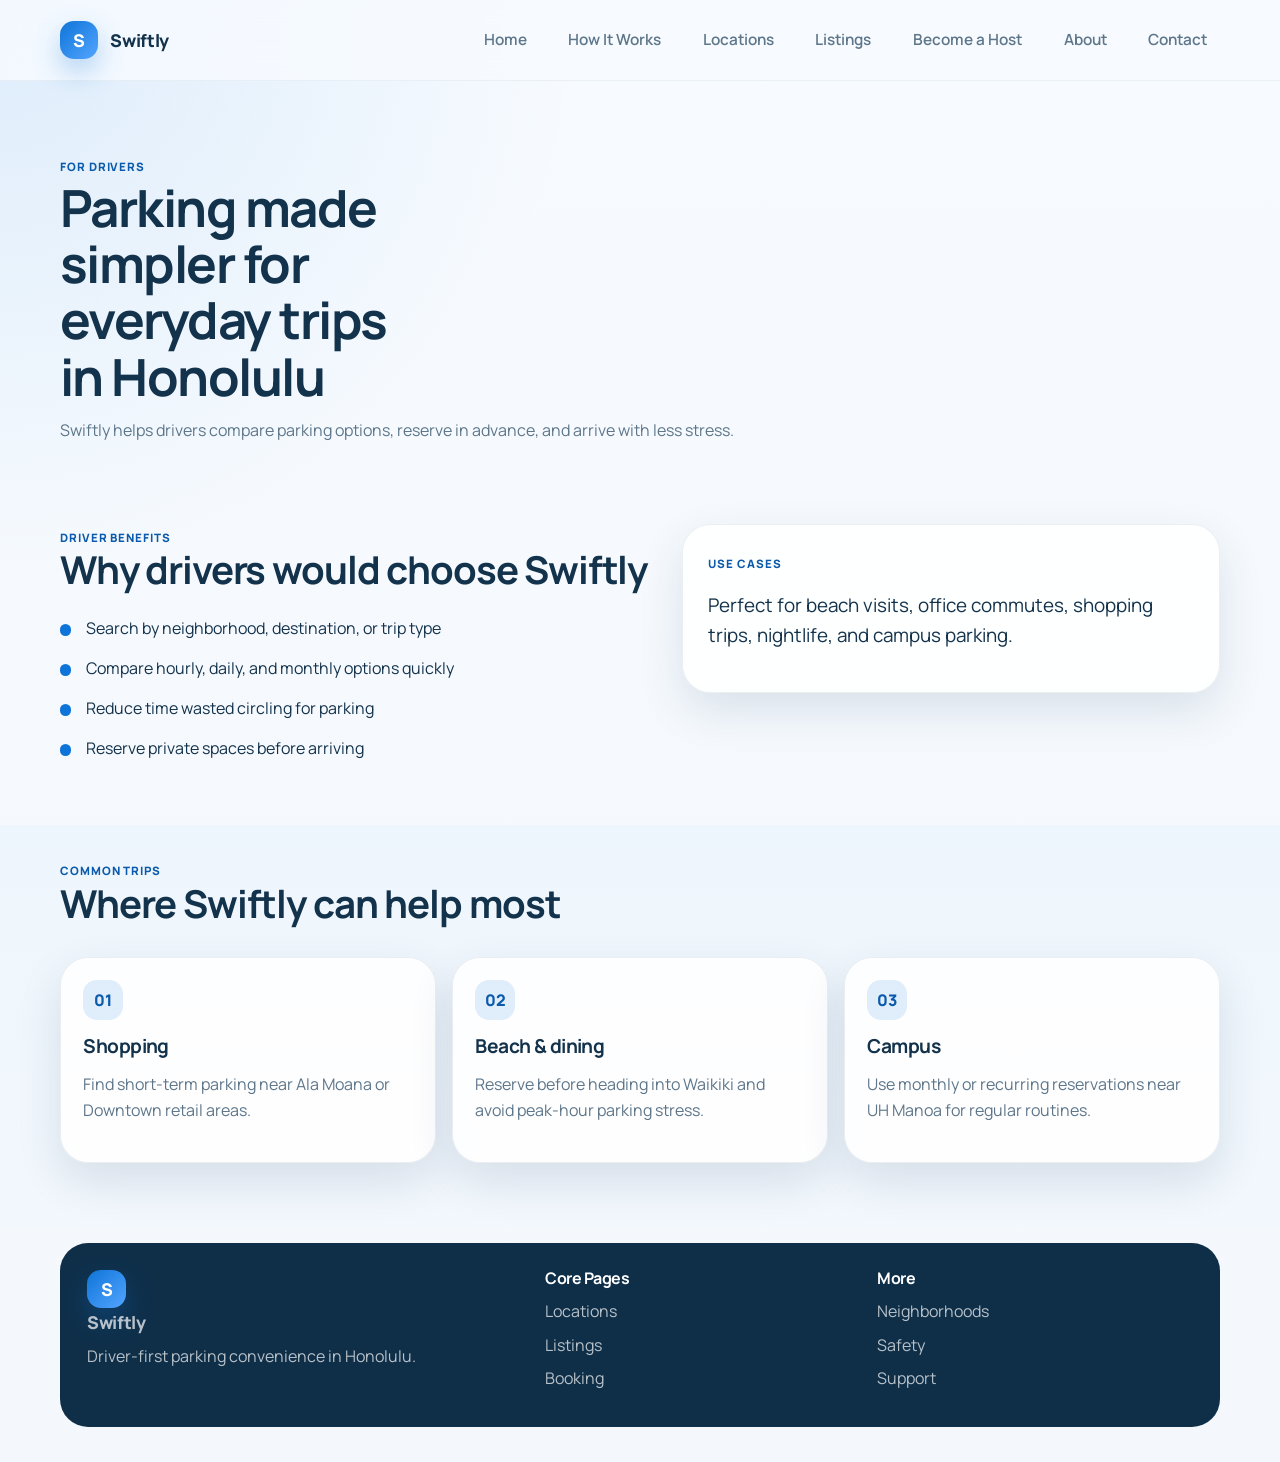
<file: drivers.html>
﻿<!DOCTYPE html>
<html lang="en">
<head>
  <meta charset="UTF-8">
  <meta name="viewport" content="width=device-width, initial-scale=1.0">
  <title>For Drivers | Swiftly</title>
  <meta name="description" content="Learn how Swiftly helps Honolulu drivers book parking faster and with less stress.">
  <link rel="preconnect" href="https://fonts.googleapis.com">
  <link rel="preconnect" href="https://fonts.gstatic.com" crossorigin>
  <link href="https://fonts.googleapis.com/css2?family=Manrope:wght@400;500;600;700;800&display=swap" rel="stylesheet">
  <link rel="stylesheet" href="styles.css">
</head>
<body>
  <header class="site-header">
    <div class="container nav-shell">
      <a class="brand" href="index.html"><span class="brand-mark">S</span><span>Swiftly</span></a>
      <button class="nav-toggle" aria-label="Toggle navigation" aria-expanded="false">Menu</button>
      <nav class="site-nav" data-nav>
        <a href="index.html">Home</a>
        <a href="how-it-works.html">How It Works</a>
        <a href="locations.html">Locations</a>
        <a href="listings.html">Listings</a>
        <a href="host.html">Become a Host</a>
        <a href="about.html">About</a>
        <a href="contact.html">Contact</a>
      </nav>
    </div>
  </header>
  <main>
    <section class="page-hero">
      <div class="container">
        <span class="eyebrow">For Drivers</span>
        <h1>Parking made simpler for everyday trips in Honolulu</h1>
        <p>Swiftly helps drivers compare parking options, reserve in advance, and arrive with less stress.</p>
      </div>
    </section>
    <section class="section">
      <div class="container split-layout">
        <div>
          <span class="eyebrow">Driver benefits</span>
          <h2>Why drivers would choose Swiftly</h2>
          <ul class="check-list">
            <li>Search by neighborhood, destination, or trip type</li>
            <li>Compare hourly, daily, and monthly options quickly</li>
            <li>Reduce time wasted circling for parking</li>
            <li>Reserve private spaces before arriving</li>
          </ul>
        </div>
        <div class="surface-card quote-card">
          <p class="mini-label">Use cases</p>
          <blockquote>Perfect for beach visits, office commutes, shopping trips, nightlife, and campus parking.</blockquote>
        </div>
      </div>
    </section>
    <section class="section section-soft">
      <div class="container">
        <div class="section-heading">
          <span class="eyebrow">Common trips</span>
          <h2>Where Swiftly can help most</h2>
        </div>
        <div class="grid three-up">
          <article class="surface-card feature-card"><span class="feature-icon">01</span><h3>Shopping</h3><p>Find short-term parking near Ala Moana or Downtown retail areas.</p></article>
          <article class="surface-card feature-card"><span class="feature-icon">02</span><h3>Beach & dining</h3><p>Reserve before heading into Waikiki and avoid peak-hour parking stress.</p></article>
          <article class="surface-card feature-card"><span class="feature-icon">03</span><h3>Campus</h3><p>Use monthly or recurring reservations near UH Manoa for regular routines.</p></article>
        </div>
      </div>
    </section>
  </main>
  <footer class="site-footer"><div class="container footer-grid"><div><a class="brand brand-footer" href="index.html"><span class="brand-mark">S</span><span>Swiftly</span></a><p>Driver-first parking convenience in Honolulu.</p></div><div><h3>Core Pages</h3><a href="locations.html">Locations</a><a href="listings.html">Listings</a><a href="booking.html">Booking</a></div><div><h3>More</h3><a href="neighborhoods.html">Neighborhoods</a><a href="safety.html">Safety</a><a href="contact.html">Support</a></div></div></footer>
  <script src="app.js"></script>
</body>
</html>
</file>
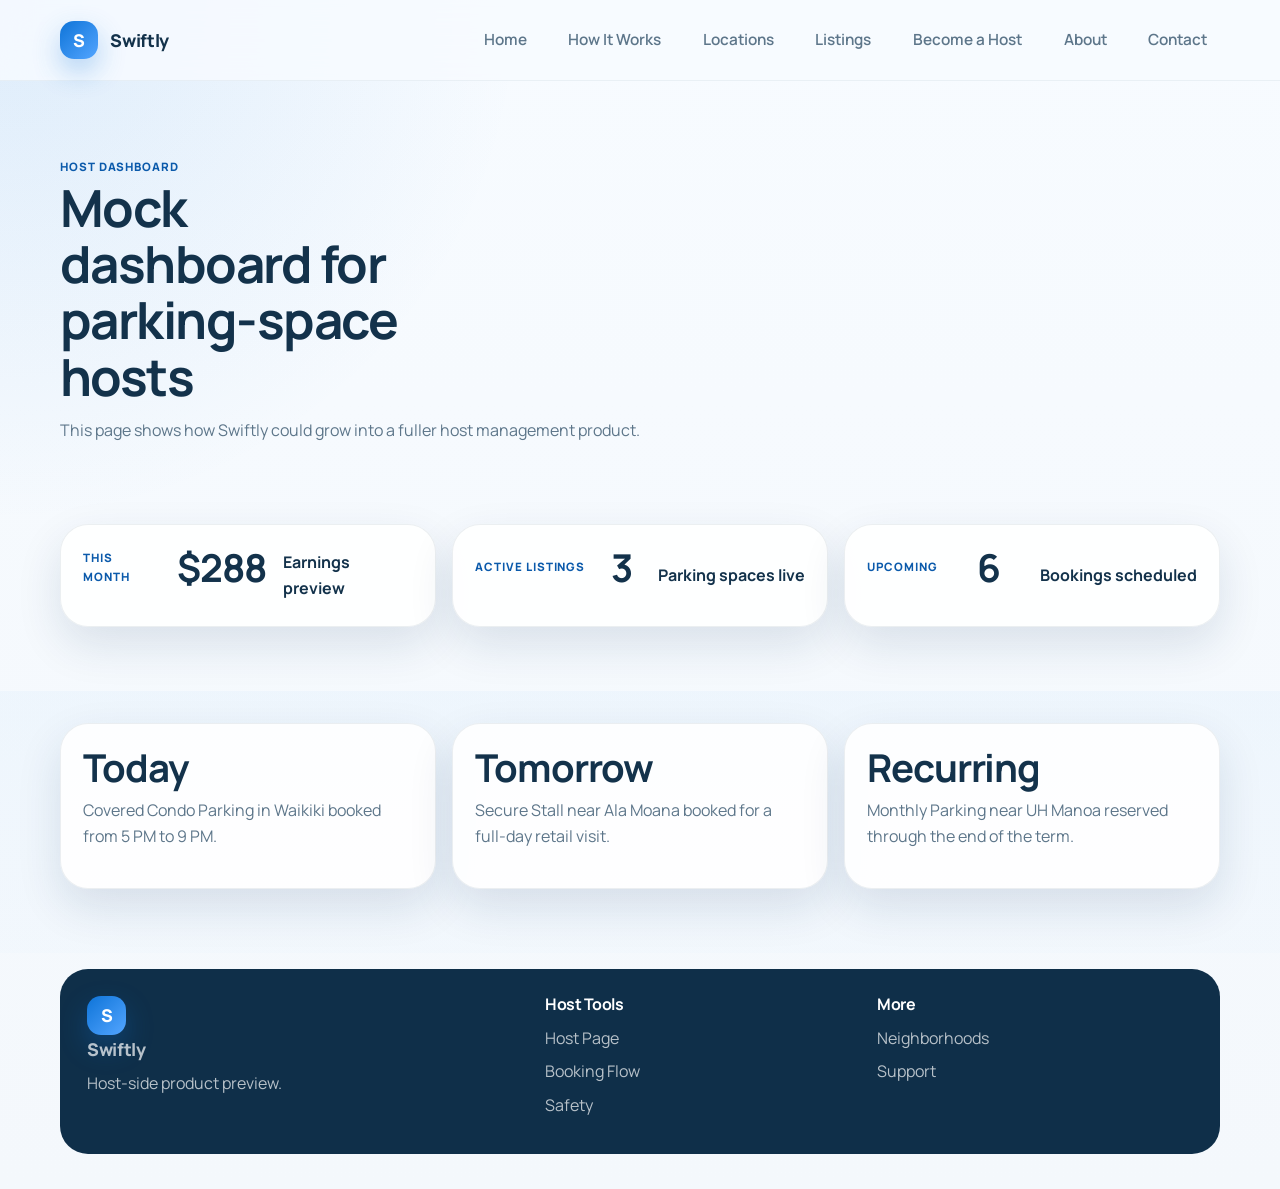
<file: host-dashboard.html>
﻿<!DOCTYPE html>
<html lang="en">
<head>
  <meta charset="UTF-8">
  <meta name="viewport" content="width=device-width, initial-scale=1.0">
  <title>Host Dashboard | Swiftly</title>
  <meta name="description" content="Preview a mock host dashboard for Swiftly parking space owners.">
  <link rel="preconnect" href="https://fonts.googleapis.com">
  <link rel="preconnect" href="https://fonts.gstatic.com" crossorigin>
  <link href="https://fonts.googleapis.com/css2?family=Manrope:wght@400;500;600;700;800&display=swap" rel="stylesheet">
  <link rel="stylesheet" href="styles.css">
</head>
<body>
  <header class="site-header"><div class="container nav-shell"><a class="brand" href="index.html"><span class="brand-mark">S</span><span>Swiftly</span></a><button class="nav-toggle" aria-label="Toggle navigation" aria-expanded="false">Menu</button><nav class="site-nav" data-nav><a href="index.html">Home</a><a href="how-it-works.html">How It Works</a><a href="locations.html">Locations</a><a href="listings.html">Listings</a><a href="host.html">Become a Host</a><a href="about.html">About</a><a href="contact.html">Contact</a></nav></div></header>
  <main>
    <section class="page-hero"><div class="container"><span class="eyebrow">Host Dashboard</span><h1>Mock dashboard for parking-space hosts</h1><p>This page shows how Swiftly could grow into a fuller host management product.</p></div></section>
    <section class="section"><div class="container dashboard-metrics"><article class="surface-card summary-card"><p class="mini-label">This month</p><h2>$288</h2><strong>Earnings preview</strong></article><article class="surface-card summary-card"><p class="mini-label">Active listings</p><h2>3</h2><strong>Parking spaces live</strong></article><article class="surface-card summary-card"><p class="mini-label">Upcoming</p><h2>6</h2><strong>Bookings scheduled</strong></article></div></section>
    <section class="section section-soft"><div class="container info-grid"><article class="surface-card info-card"><h2>Today</h2><p>Covered Condo Parking in Waikiki booked from 5 PM to 9 PM.</p></article><article class="surface-card info-card"><h2>Tomorrow</h2><p>Secure Stall near Ala Moana booked for a full-day retail visit.</p></article><article class="surface-card info-card"><h2>Recurring</h2><p>Monthly Parking near UH Manoa reserved through the end of the term.</p></article></div></section>
  </main>
  <footer class="site-footer"><div class="container footer-grid"><div><a class="brand brand-footer" href="index.html"><span class="brand-mark">S</span><span>Swiftly</span></a><p>Host-side product preview.</p></div><div><h3>Host Tools</h3><a href="host.html">Host Page</a><a href="booking.html">Booking Flow</a><a href="safety.html">Safety</a></div><div><h3>More</h3><a href="neighborhoods.html">Neighborhoods</a><a href="contact.html">Support</a></div></div></footer>
  <script src="app.js"></script>
</body>
</html>
</file>
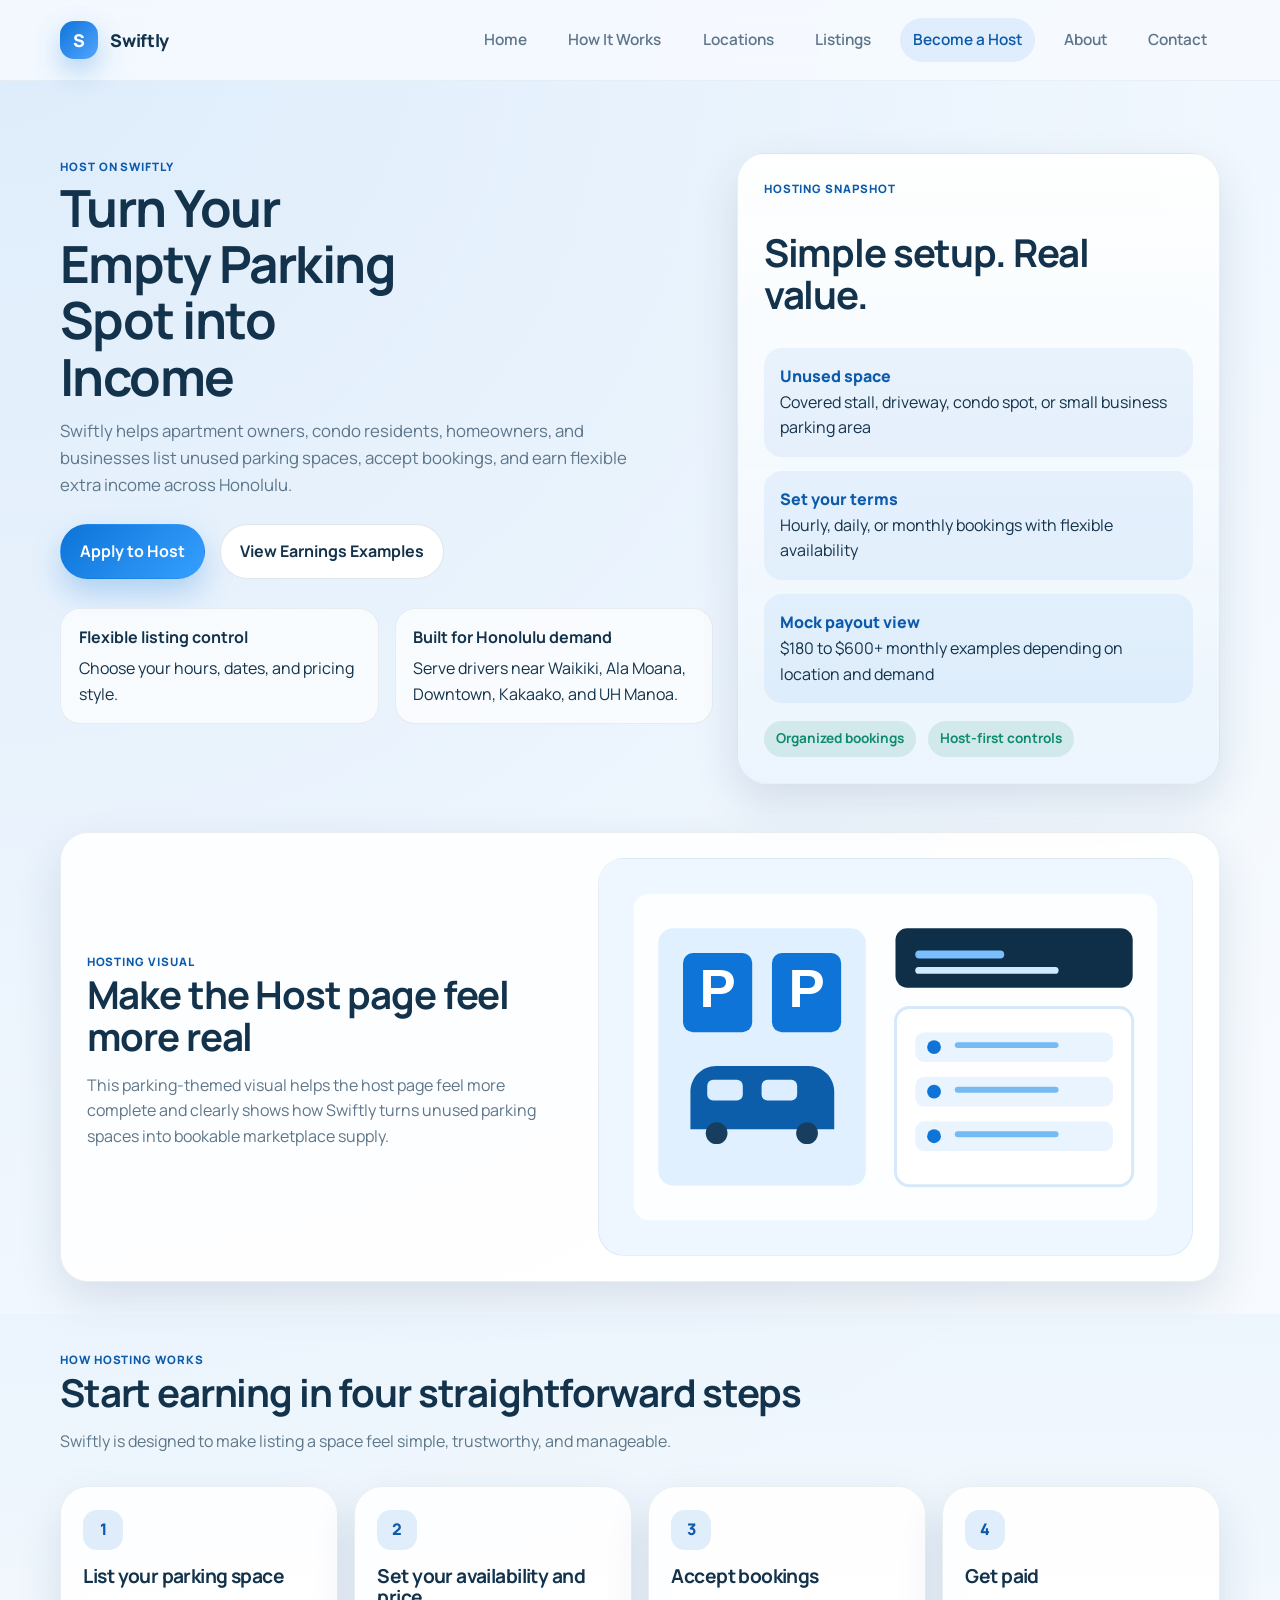
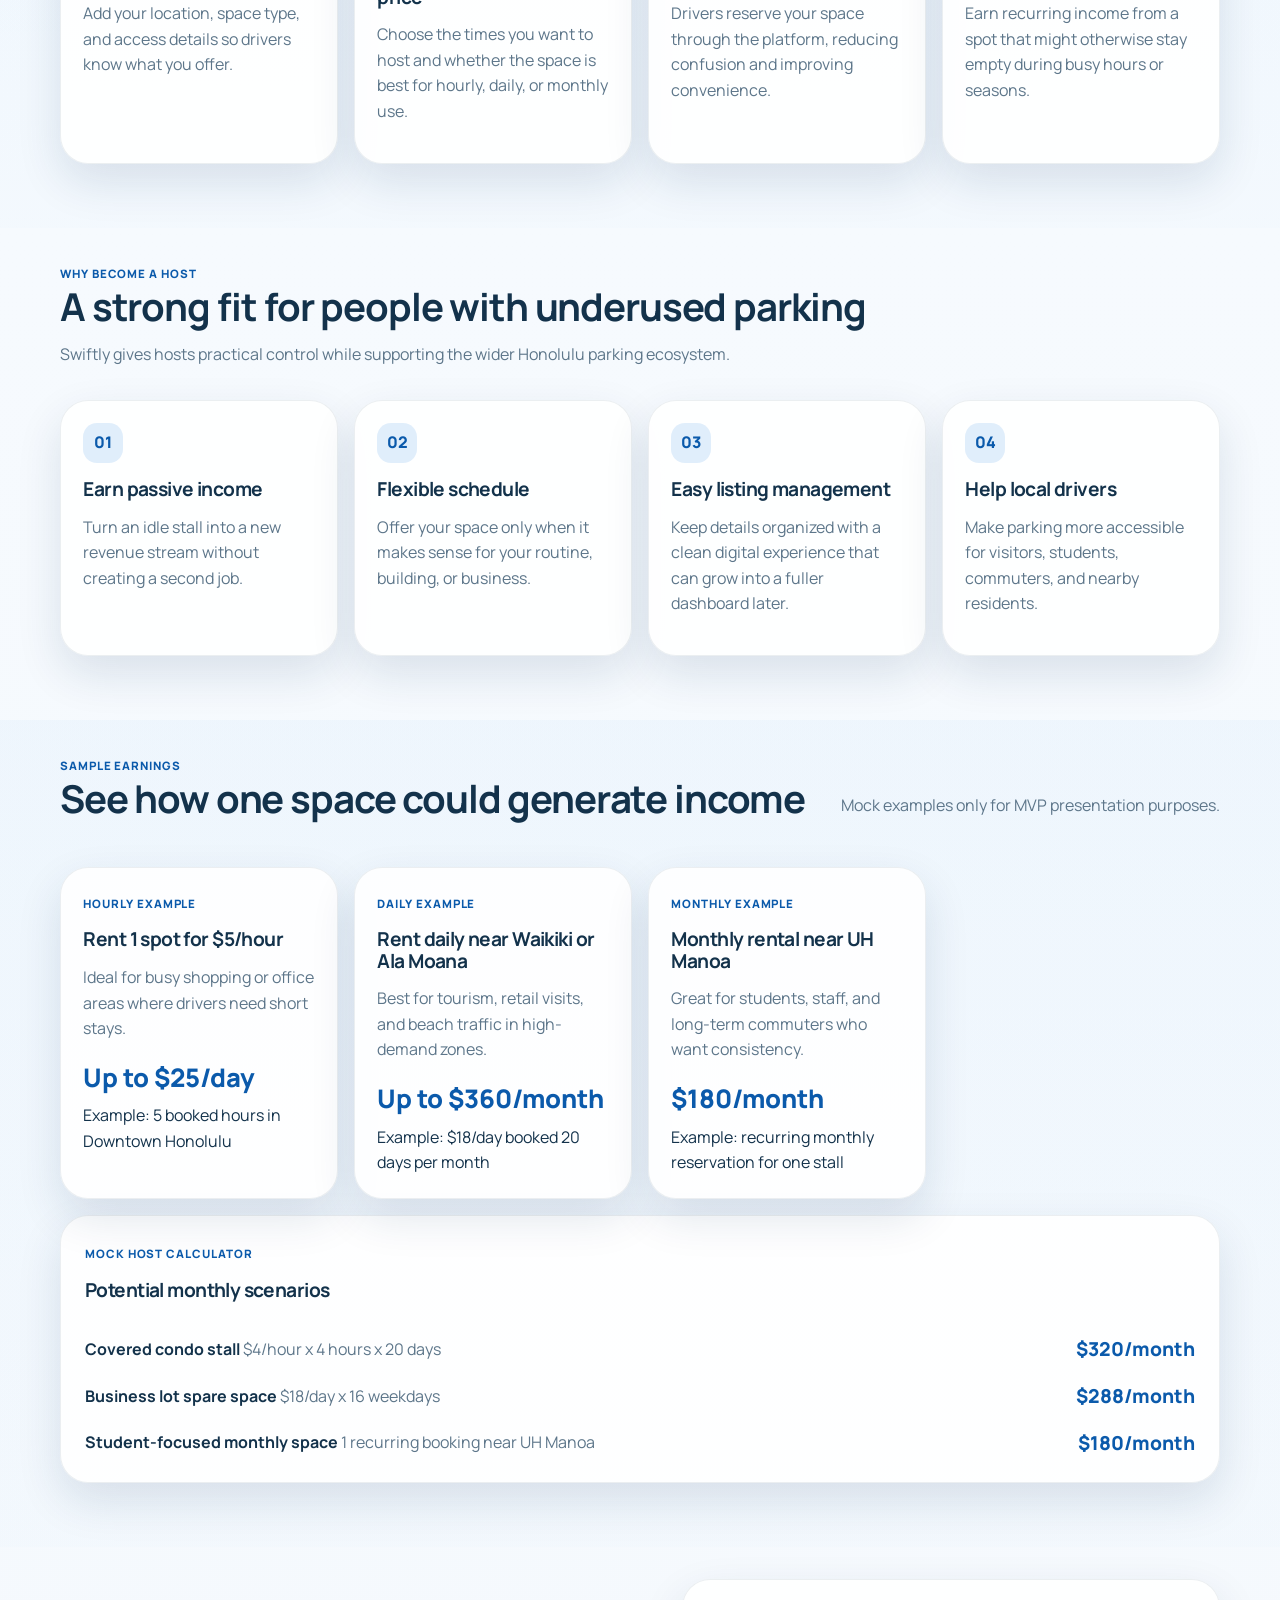
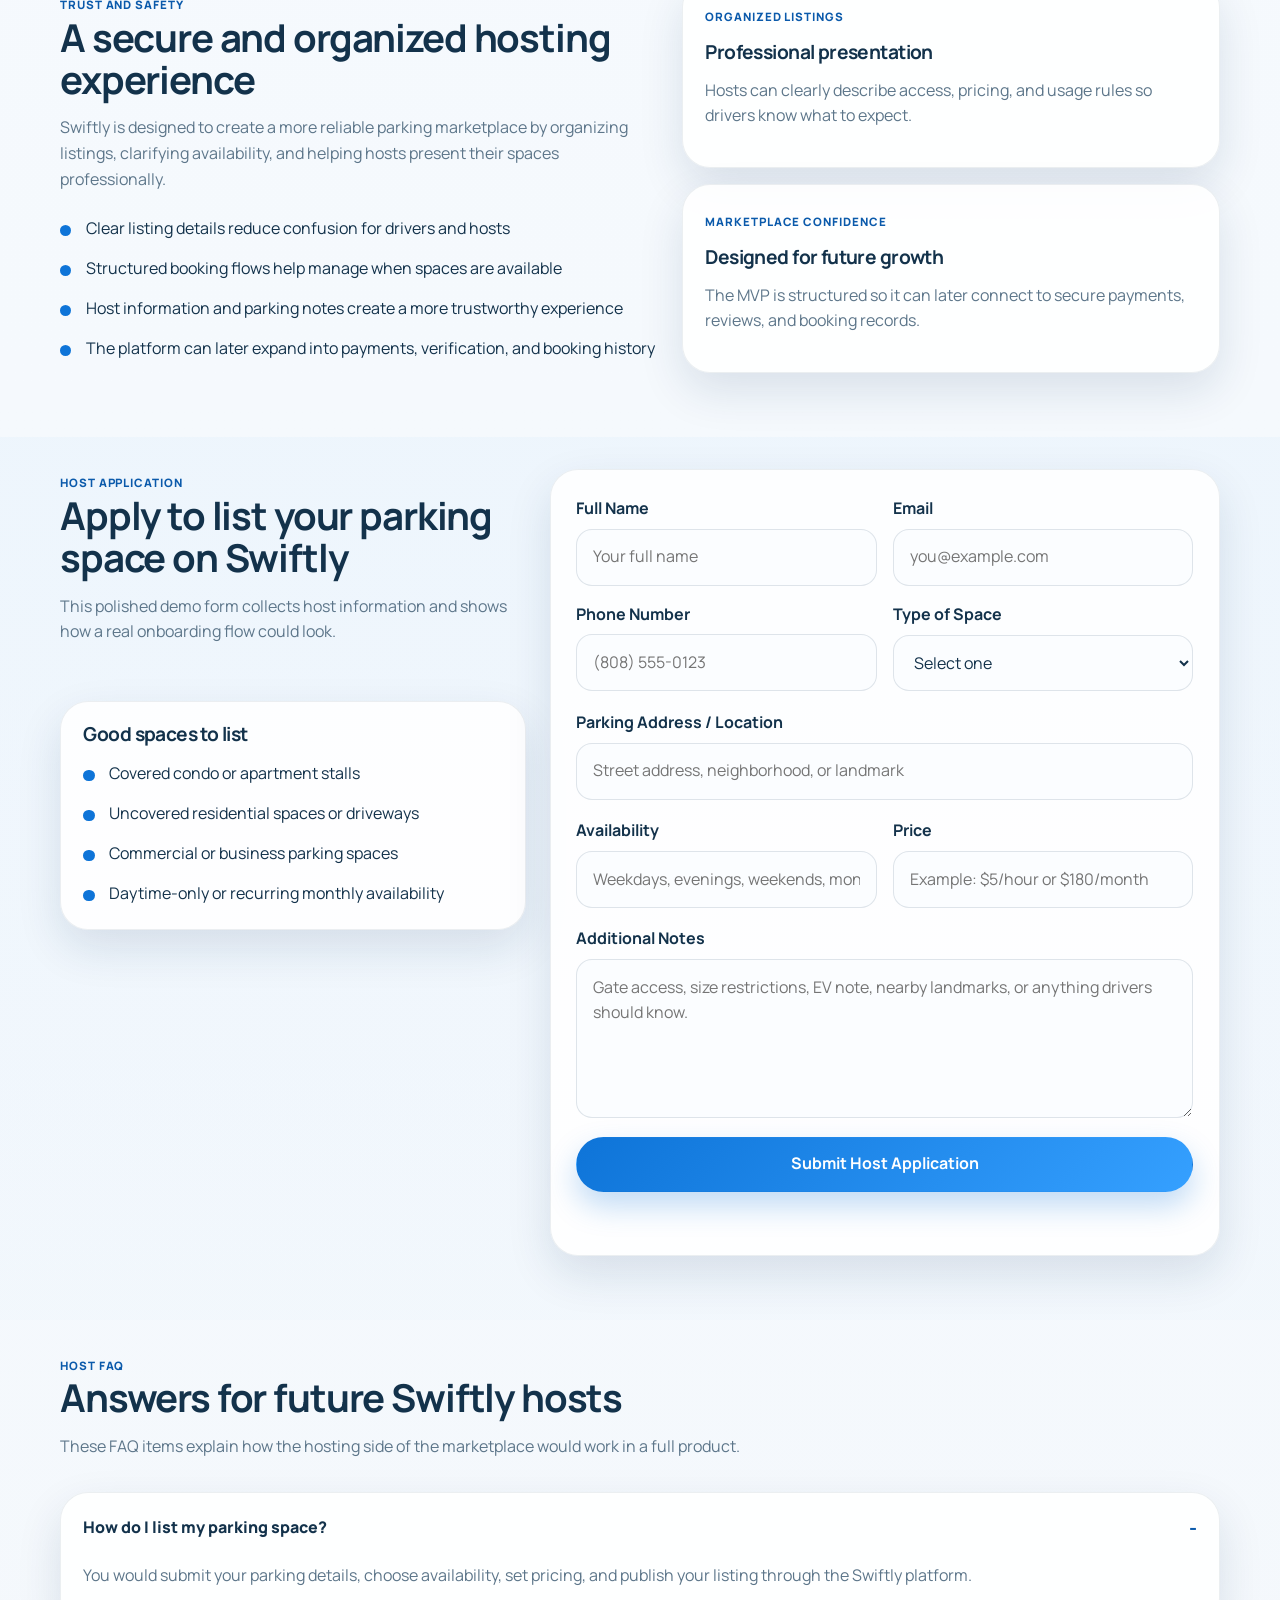
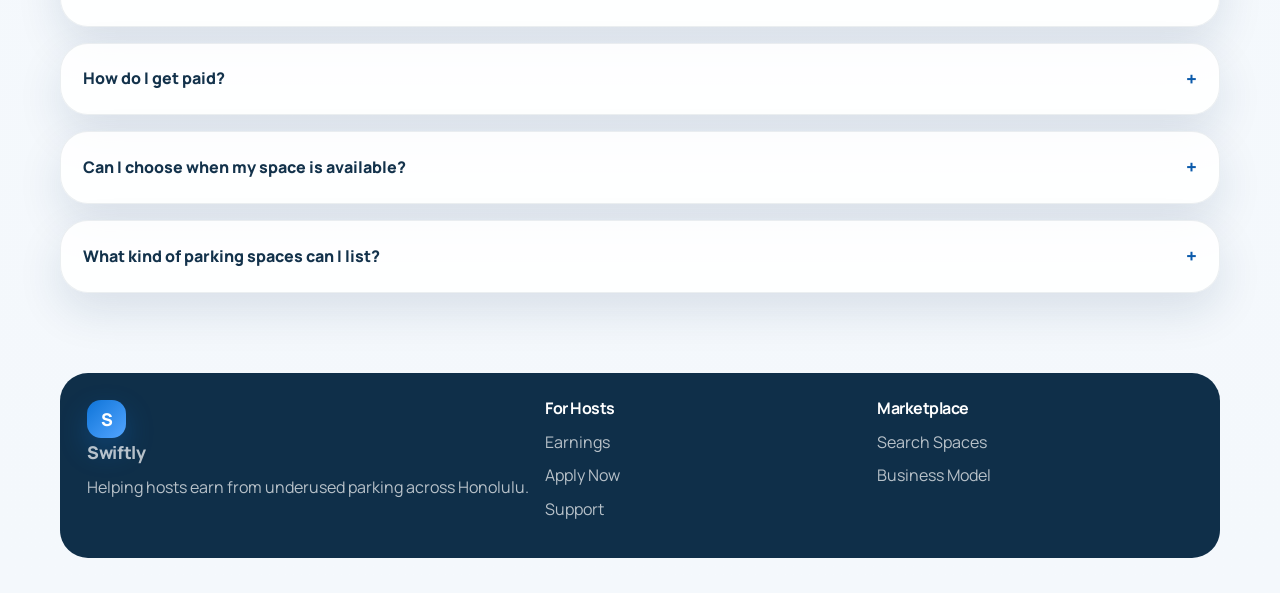
<file: host.html>
﻿<!DOCTYPE html>
<html lang="en">
<head>
  <meta charset="UTF-8">
  <meta name="viewport" content="width=device-width, initial-scale=1.0">
  <title>Become a Host | Swiftly</title>
  <meta name="description" content="List your unused parking space on Swiftly and earn flexible income in Honolulu.">
  <link rel="preconnect" href="https://fonts.googleapis.com">
  <link rel="preconnect" href="https://fonts.gstatic.com" crossorigin>
  <link href="https://fonts.googleapis.com/css2?family=Manrope:wght@400;500;600;700;800&display=swap" rel="stylesheet">
  <link rel="stylesheet" href="styles.css">
</head>
<body data-page="host">
  <header class="site-header">
    <div class="container nav-shell">
      <a class="brand" href="index.html">
        <span class="brand-mark">S</span>
        <span>Swiftly</span>
      </a>
      <button class="nav-toggle" aria-label="Toggle navigation" aria-expanded="false">Menu</button>
      <nav class="site-nav" data-nav>
        <a href="index.html">Home</a>
        <a href="how-it-works.html">How It Works</a>
        <a href="locations.html">Locations</a>
        <a href="listings.html">Listings</a>
        <a href="host.html" class="active">Become a Host</a>
        <a href="about.html">About</a>
        <a href="contact.html">Contact</a>
      </nav>
    </div>
  </header>

  <main>
    <!-- Host hero section -->
    <section class="hero host-hero">
      <div class="container hero-grid host-hero-grid">
        <div class="hero-copy">
          <span class="eyebrow">Host on Swiftly</span>
          <h1>Turn Your Empty Parking Spot into Income</h1>
          <p class="hero-text">
            Swiftly helps apartment owners, condo residents, homeowners, and businesses list unused
            parking spaces, accept bookings, and earn flexible extra income across Honolulu.
          </p>
          <div class="hero-actions">
            <a class="button button-primary" href="#host-application">Apply to Host</a>
            <a class="button button-secondary" href="#host-earnings">View Earnings Examples</a>
          </div>
          <div class="host-hero-metrics">
            <div class="stat-card">
              <strong>Flexible listing control</strong>
              <span>Choose your hours, dates, and pricing style.</span>
            </div>
            <div class="stat-card">
              <strong>Built for Honolulu demand</strong>
              <span>Serve drivers near Waikiki, Ala Moana, Downtown, Kakaako, and UH Manoa.</span>
            </div>
          </div>
        </div>

        <aside class="surface-card host-highlight-card">
          <p class="mini-label">Hosting snapshot</p>
          <h2>Simple setup. Real value.</h2>
          <div class="host-highlight-list">
            <div class="host-highlight-item">
              <strong>Unused space</strong>
              <span>Covered stall, driveway, condo spot, or small business parking area</span>
            </div>
            <div class="host-highlight-item">
              <strong>Set your terms</strong>
              <span>Hourly, daily, or monthly bookings with flexible availability</span>
            </div>
            <div class="host-highlight-item">
              <strong>Mock payout view</strong>
              <span>$180 to $600+ monthly examples depending on location and demand</span>
            </div>
          </div>
          <div class="host-trust-pill-row">
            <span class="status-pill">Organized bookings</span>
            <span class="status-pill">Host-first controls</span>
          </div>
        </aside>
      </div>
    </section>

    <!-- Host image section -->
    <section class="section section-image-strip image-strip-tight">
      <div class="container image-feature-shell surface-card">
        <div class="image-feature-copy">
          <span class="eyebrow">Hosting visual</span>
          <h2>Make the Host page feel more real</h2>
          <p>
            This parking-themed visual helps the host page feel more complete and clearly shows
            how Swiftly turns unused parking spaces into bookable marketplace supply.
          </p>
        </div>
        <div class="image-frame">
          <img src="assets/parking-host.svg" alt="Illustration of host parking spaces and a booking management panel">
        </div>
      </div>
    </section>

    <!-- Hosting steps section -->
    <section class="section section-soft">
      <div class="container">
        <div class="section-heading">
          <span class="eyebrow">How hosting works</span>
          <h2>Start earning in four straightforward steps</h2>
          <p>Swiftly is designed to make listing a space feel simple, trustworthy, and manageable.</p>
        </div>
        <div class="grid host-steps-grid">
          <article class="feature-card surface-card">
            <span class="feature-icon">1</span>
            <h3>List your parking space</h3>
            <p>Add your location, space type, and access details so drivers know what you offer.</p>
          </article>
          <article class="feature-card surface-card">
            <span class="feature-icon">2</span>
            <h3>Set your availability and price</h3>
            <p>Choose the times you want to host and whether the space is best for hourly, daily, or monthly use.</p>
          </article>
          <article class="feature-card surface-card">
            <span class="feature-icon">3</span>
            <h3>Accept bookings</h3>
            <p>Drivers reserve your space through the platform, reducing confusion and improving convenience.</p>
          </article>
          <article class="feature-card surface-card">
            <span class="feature-icon">4</span>
            <h3>Get paid</h3>
            <p>Earn recurring income from a spot that might otherwise stay empty during busy hours or seasons.</p>
          </article>
        </div>
      </div>
    </section>

    <!-- Host benefits section -->
    <section class="section">
      <div class="container">
        <div class="section-heading">
          <span class="eyebrow">Why become a host</span>
          <h2>A strong fit for people with underused parking</h2>
          <p>Swiftly gives hosts practical control while supporting the wider Honolulu parking ecosystem.</p>
        </div>
        <div class="grid host-benefits-grid">
          <article class="surface-card feature-card">
            <span class="feature-icon">01</span>
            <h3>Earn passive income</h3>
            <p>Turn an idle stall into a new revenue stream without creating a second job.</p>
          </article>
          <article class="surface-card feature-card">
            <span class="feature-icon">02</span>
            <h3>Flexible schedule</h3>
            <p>Offer your space only when it makes sense for your routine, building, or business.</p>
          </article>
          <article class="surface-card feature-card">
            <span class="feature-icon">03</span>
            <h3>Easy listing management</h3>
            <p>Keep details organized with a clean digital experience that can grow into a fuller dashboard later.</p>
          </article>
          <article class="surface-card feature-card">
            <span class="feature-icon">04</span>
            <h3>Help local drivers</h3>
            <p>Make parking more accessible for visitors, students, commuters, and nearby residents.</p>
          </article>
        </div>
      </div>
    </section>

    <!-- Sample earnings section -->
    <section class="section section-soft" id="host-earnings">
      <div class="container">
        <div class="section-heading section-heading-row">
          <div>
            <span class="eyebrow">Sample earnings</span>
            <h2>See how one space could generate income</h2>
          </div>
          <p>Mock examples only for MVP presentation purposes.</p>
        </div>
        <div class="earnings-grid">
          <article class="surface-card earnings-card">
            <p class="mini-label">Hourly example</p>
            <h3>Rent 1 spot for $5/hour</h3>
            <p>Ideal for busy shopping or office areas where drivers need short stays.</p>
            <div class="earnings-figure">Up to $25/day</div>
            <span>Example: 5 booked hours in Downtown Honolulu</span>
          </article>
          <article class="surface-card earnings-card">
            <p class="mini-label">Daily example</p>
            <h3>Rent daily near Waikiki or Ala Moana</h3>
            <p>Best for tourism, retail visits, and beach traffic in high-demand zones.</p>
            <div class="earnings-figure">Up to $360/month</div>
            <span>Example: $18/day booked 20 days per month</span>
          </article>
          <article class="surface-card earnings-card">
            <p class="mini-label">Monthly example</p>
            <h3>Monthly rental near UH Manoa</h3>
            <p>Great for students, staff, and long-term commuters who want consistency.</p>
            <div class="earnings-figure">$180/month</div>
            <span>Example: recurring monthly reservation for one stall</span>
          </article>
        </div>
        <div class="surface-card calculator-panel">
          <div>
            <p class="mini-label">Mock host calculator</p>
            <h3>Potential monthly scenarios</h3>
          </div>
          <div class="calculator-grid">
            <div>
              <strong>Covered condo stall</strong>
              <span>$4/hour x 4 hours x 20 days</span>
            </div>
            <div class="calculator-value">$320/month</div>
            <div>
              <strong>Business lot spare space</strong>
              <span>$18/day x 16 weekdays</span>
            </div>
            <div class="calculator-value">$288/month</div>
            <div>
              <strong>Student-focused monthly space</strong>
              <span>1 recurring booking near UH Manoa</span>
            </div>
            <div class="calculator-value">$180/month</div>
          </div>
        </div>
      </div>
    </section>

    <!-- Trust and safety section -->
    <section class="section">
      <div class="container split-layout trust-layout">
        <div>
          <span class="eyebrow">Trust and safety</span>
          <h2>A secure and organized hosting experience</h2>
          <p>
            Swiftly is designed to create a more reliable parking marketplace by organizing listings,
            clarifying availability, and helping hosts present their spaces professionally.
          </p>
          <ul class="check-list">
            <li>Clear listing details reduce confusion for drivers and hosts</li>
            <li>Structured booking flows help manage when spaces are available</li>
            <li>Host information and parking notes create a more trustworthy experience</li>
            <li>The platform can later expand into payments, verification, and booking history</li>
          </ul>
        </div>
        <div class="trust-card-stack">
          <article class="surface-card trust-card">
            <p class="mini-label">Organized listings</p>
            <h3>Professional presentation</h3>
            <p>Hosts can clearly describe access, pricing, and usage rules so drivers know what to expect.</p>
          </article>
          <article class="surface-card trust-card">
            <p class="mini-label">Marketplace confidence</p>
            <h3>Designed for future growth</h3>
            <p>The MVP is structured so it can later connect to secure payments, reviews, and booking records.</p>
          </article>
        </div>
      </div>
    </section>

    <!-- Host application section -->
    <section class="section section-soft" id="host-application">
      <div class="container application-shell">
        <div class="application-copy">
          <div class="section-heading section-heading-left">
            <span class="eyebrow">Host application</span>
            <h2>Apply to list your parking space on Swiftly</h2>
            <p>This polished demo form collects host information and shows how a real onboarding flow could look.</p>
          </div>
          <div class="application-notes surface-card">
            <h3>Good spaces to list</h3>
            <ul class="check-list compact-check-list">
              <li>Covered condo or apartment stalls</li>
              <li>Uncovered residential spaces or driveways</li>
              <li>Commercial or business parking spaces</li>
              <li>Daytime-only or recurring monthly availability</li>
            </ul>
          </div>
        </div>

        <div class="surface-card form-card host-form-card">
          <form class="stacked-form host-application-form" data-demo-form data-form-success="Host application submitted successfully.">
            <div class="form-grid-two">
              <div class="form-field">
                <label for="host-full-name">Full Name</label>
                <input id="host-full-name" name="fullName" type="text" placeholder="Your full name" required>
              </div>
              <div class="form-field">
                <label for="host-email">Email</label>
                <input id="host-email" name="email" type="email" placeholder="you@example.com" required>
              </div>
              <div class="form-field">
                <label for="host-phone">Phone Number</label>
                <input id="host-phone" name="phone" type="tel" placeholder="(808) 555-0123" required>
              </div>
              <div class="form-field">
                <label for="host-space-type">Type of Space</label>
                <select id="host-space-type" name="spaceType" required>
                  <option value="">Select one</option>
                  <option>Covered</option>
                  <option>Uncovered</option>
                  <option>Residential</option>
                  <option>Commercial</option>
                </select>
              </div>
            </div>
            <div class="form-field">
              <label for="host-address">Parking Address / Location</label>
              <input id="host-address" name="address" type="text" placeholder="Street address, neighborhood, or landmark" required>
            </div>
            <div class="form-grid-two">
              <div class="form-field">
                <label for="host-availability">Availability</label>
                <input id="host-availability" name="availability" type="text" placeholder="Weekdays, evenings, weekends, monthly" required>
              </div>
              <div class="form-field">
                <label for="host-price">Price</label>
                <input id="host-price" name="price" type="text" placeholder="Example: $5/hour or $180/month" required>
              </div>
            </div>
            <div class="form-field">
              <label for="host-notes">Additional Notes</label>
              <textarea id="host-notes" name="notes" rows="5" placeholder="Gate access, size restrictions, EV note, nearby landmarks, or anything drivers should know."></textarea>
            </div>
            <button class="button button-primary button-block" type="submit">Submit Host Application</button>
            <p class="form-note" data-form-message></p>
            
          </form>
        </div>
      </div>
    </section>

    <!-- Host FAQ section -->
    <section class="section">
      <div class="container">
        <div class="section-heading">
          <span class="eyebrow">Host FAQ</span>
          <h2>Answers for future Swiftly hosts</h2>
          <p>These FAQ items explain how the hosting side of the marketplace would work in a full product.</p>
        </div>
        <div class="faq-list">
          <article class="faq-item surface-card">
            <button class="faq-question" type="button">How do I list my parking space?</button>
            <div class="faq-answer">
              <p>You would submit your parking details, choose availability, set pricing, and publish your listing through the Swiftly platform.</p>
            </div>
          </article>
          <article class="faq-item surface-card">
            <button class="faq-question" type="button">How do I get paid?</button>
            <div class="faq-answer">
              <p>This MVP uses mock functionality, but a full version of Swiftly could route completed bookings through secure digital payouts.</p>
            </div>
          </article>
          <article class="faq-item surface-card">
            <button class="faq-question" type="button">Can I choose when my space is available?</button>
            <div class="faq-answer">
              <p>Yes. Hosts would be able to decide which days, times, or recurring periods their parking space can be booked.</p>
            </div>
          </article>
          <article class="faq-item surface-card">
            <button class="faq-question" type="button">What kind of parking spaces can I list?</button>
            <div class="faq-answer">
              <p>Examples include covered stalls, uncovered residential spots, condo spaces, apartment parking, and extra business parking areas.</p>
            </div>
          </article>
        </div>
      </div>
    </section>
  </main>

  <footer class="site-footer">
    <div class="container footer-grid">
      <div>
        <a class="brand brand-footer" href="index.html">
          <span class="brand-mark">S</span>
          <span>Swiftly</span>
        </a>
        <p>Helping hosts earn from underused parking across Honolulu.</p>
      </div>
      <div>
        <h3>For Hosts</h3>
        <a href="#host-earnings">Earnings</a>
        <a href="#host-application">Apply Now</a>
        <a href="contact.html">Support</a>
      </div>
      <div>
        <h3>Marketplace</h3>
        <a href="locations.html">Search Spaces</a>
        <a href="about.html">Business Model</a>
      </div>
    </div>
  </footer>

  <script src="app.js"></script>
</body>
</html>
</file>
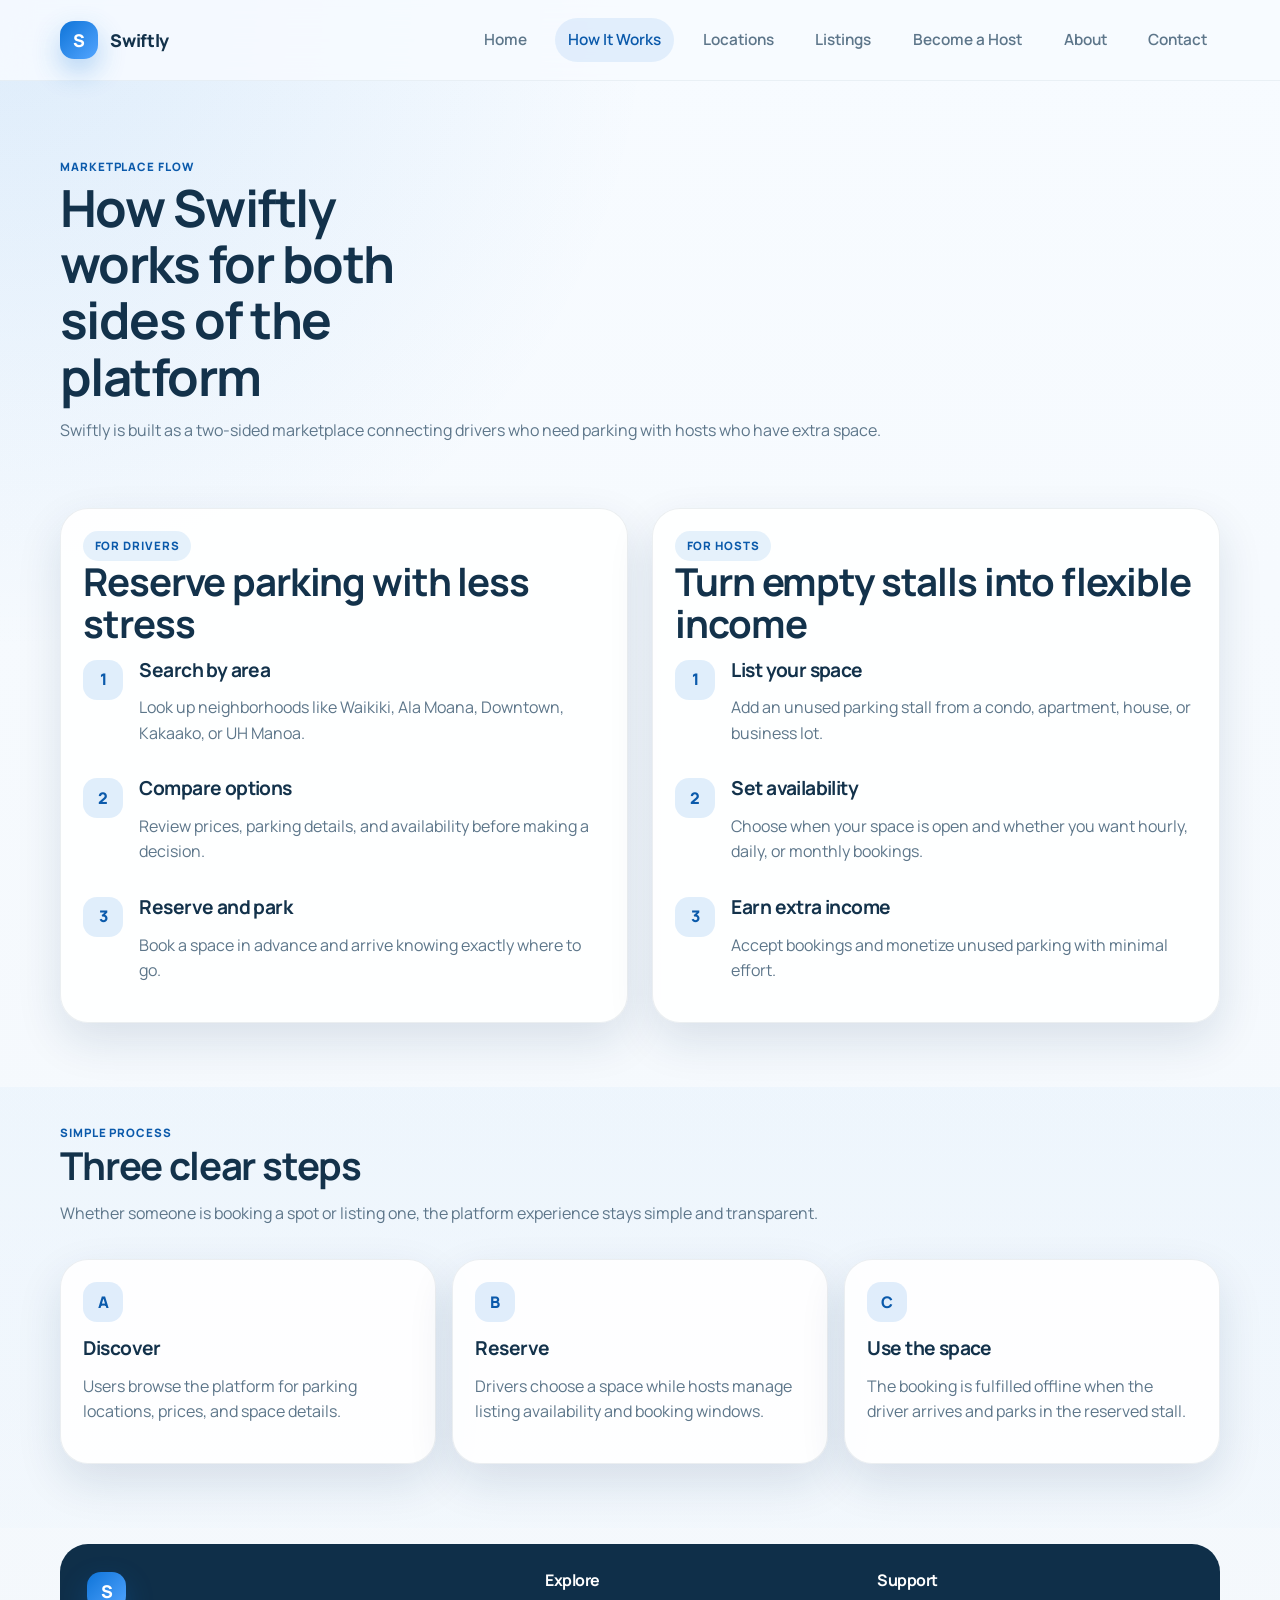
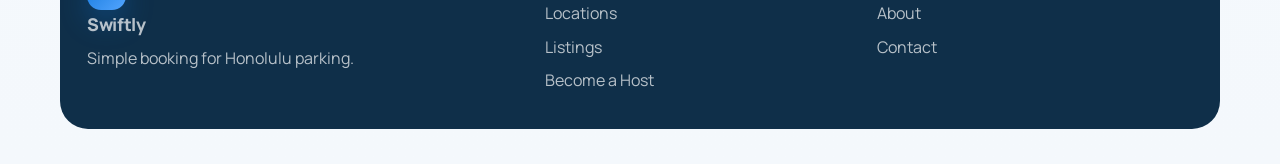
<file: how-it-works.html>
<!DOCTYPE html>
<html lang="en">
<head>
  <meta charset="UTF-8">
  <meta name="viewport" content="width=device-width, initial-scale=1.0">
  <title>How It Works | Swiftly</title>
  <meta name="description" content="Learn how Swiftly helps Honolulu drivers reserve parking and hosts earn from unused spaces.">
  <link rel="preconnect" href="https://fonts.googleapis.com">
  <link rel="preconnect" href="https://fonts.gstatic.com" crossorigin>
  <link href="https://fonts.googleapis.com/css2?family=Manrope:wght@400;500;600;700;800&display=swap" rel="stylesheet">
  <link rel="stylesheet" href="styles.css">
</head>
<body data-page="how-it-works">
  <header class="site-header">
    <div class="container nav-shell">
      <a class="brand" href="index.html">
        <span class="brand-mark">S</span>
        <span>Swiftly</span>
      </a>
      <button class="nav-toggle" aria-label="Toggle navigation" aria-expanded="false">Menu</button>
      <nav class="site-nav" data-nav>
        <a href="index.html">Home</a>
        <a href="how-it-works.html" class="active">How It Works</a>
        <a href="locations.html">Locations</a>
        <a href="listings.html">Listings</a>
        <a href="host.html">Become a Host</a>
        <a href="about.html">About</a>
        <a href="contact.html">Contact</a>
      </nav>
    </div>
  </header>

  <main>
    <section class="page-hero page-hero-compact">
      <div class="container">
        <span class="eyebrow">Marketplace flow</span>
        <h1>How Swiftly works for both sides of the platform</h1>
        <p>Swiftly is built as a two-sided marketplace connecting drivers who need parking with hosts who have extra space.</p>
      </div>
    </section>

    <section class="section">
      <div class="container">
        <div class="dual-card-grid">
          <article class="surface-card journey-card">
            <span class="pill-label">For Drivers</span>
            <h2>Reserve parking with less stress</h2>
            <div class="mini-steps">
              <div class="mini-step">
                <span>1</span>
                <div>
                  <h3>Search by area</h3>
                  <p>Look up neighborhoods like Waikiki, Ala Moana, Downtown, Kakaako, or UH Manoa.</p>
                </div>
              </div>
              <div class="mini-step">
                <span>2</span>
                <div>
                  <h3>Compare options</h3>
                  <p>Review prices, parking details, and availability before making a decision.</p>
                </div>
              </div>
              <div class="mini-step">
                <span>3</span>
                <div>
                  <h3>Reserve and park</h3>
                  <p>Book a space in advance and arrive knowing exactly where to go.</p>
                </div>
              </div>
            </div>
          </article>

          <article class="surface-card journey-card">
            <span class="pill-label">For Hosts</span>
            <h2>Turn empty stalls into flexible income</h2>
            <div class="mini-steps">
              <div class="mini-step">
                <span>1</span>
                <div>
                  <h3>List your space</h3>
                  <p>Add an unused parking stall from a condo, apartment, house, or business lot.</p>
                </div>
              </div>
              <div class="mini-step">
                <span>2</span>
                <div>
                  <h3>Set availability</h3>
                  <p>Choose when your space is open and whether you want hourly, daily, or monthly bookings.</p>
                </div>
              </div>
              <div class="mini-step">
                <span>3</span>
                <div>
                  <h3>Earn extra income</h3>
                  <p>Accept bookings and monetize unused parking with minimal effort.</p>
                </div>
              </div>
            </div>
          </article>
        </div>
      </div>
    </section>

    <section class="section section-soft">
      <div class="container">
        <div class="section-heading">
          <span class="eyebrow">Simple process</span>
          <h2>Three clear steps</h2>
          <p>Whether someone is booking a spot or listing one, the platform experience stays simple and transparent.</p>
        </div>
        <div class="grid three-up">
          <article class="feature-card surface-card">
            <span class="feature-icon">A</span>
            <h3>Discover</h3>
            <p>Users browse the platform for parking locations, prices, and space details.</p>
          </article>
          <article class="feature-card surface-card">
            <span class="feature-icon">B</span>
            <h3>Reserve</h3>
            <p>Drivers choose a space while hosts manage listing availability and booking windows.</p>
          </article>
          <article class="feature-card surface-card">
            <span class="feature-icon">C</span>
            <h3>Use the space</h3>
            <p>The booking is fulfilled offline when the driver arrives and parks in the reserved stall.</p>
          </article>
        </div>
      </div>
    </section>
  </main>

  <footer class="site-footer">
    <div class="container footer-grid">
      <div>
        <a class="brand brand-footer" href="index.html">
          <span class="brand-mark">S</span>
          <span>Swiftly</span>
        </a>
        <p>Simple booking for Honolulu parking.</p>
      </div>
      <div>
        <h3>Explore</h3>
        <a href="locations.html">Locations</a>
        <a href="listings.html">Listings</a>
        <a href="host.html">Become a Host</a>
      </div>
      <div>
        <h3>Support</h3>
        <a href="about.html">About</a>
        <a href="contact.html">Contact</a>
      </div>
    </div>
  </footer>

  <script src="app.js"></script>
</body>
</html>
</file>
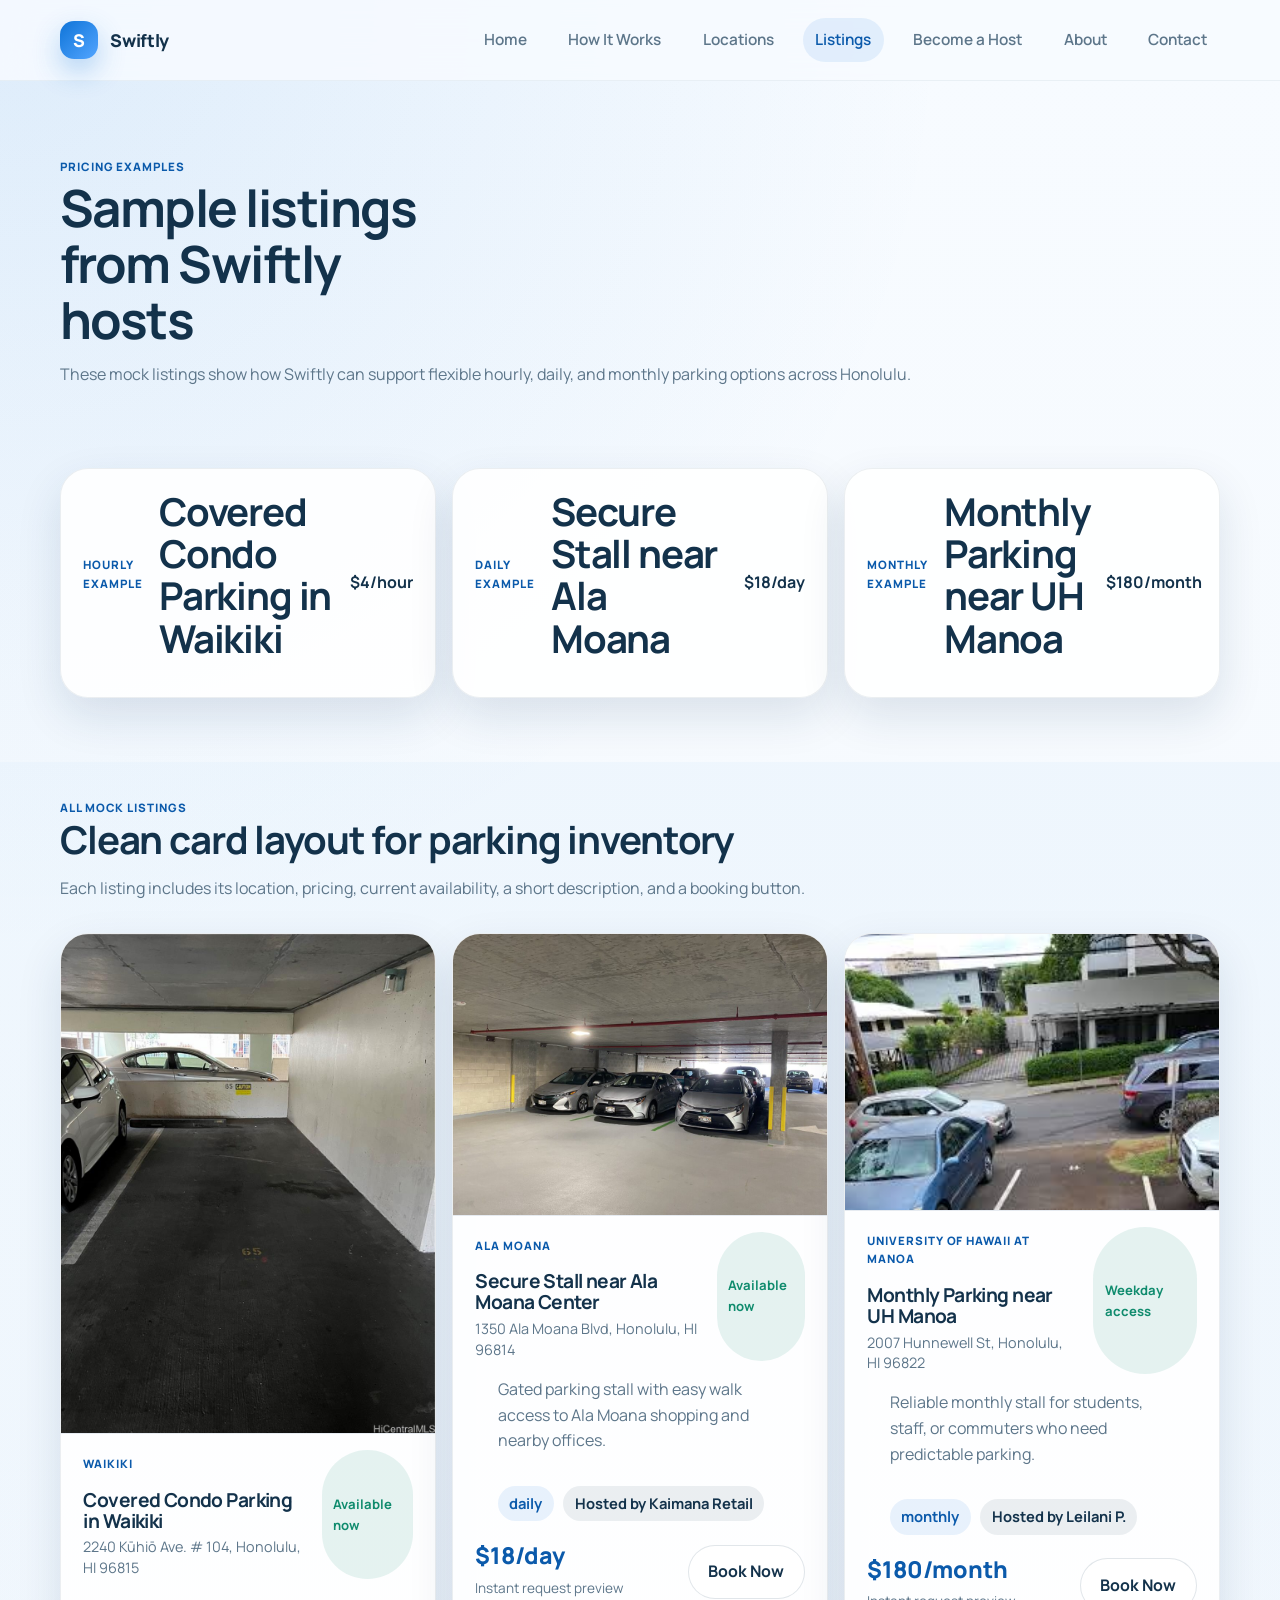
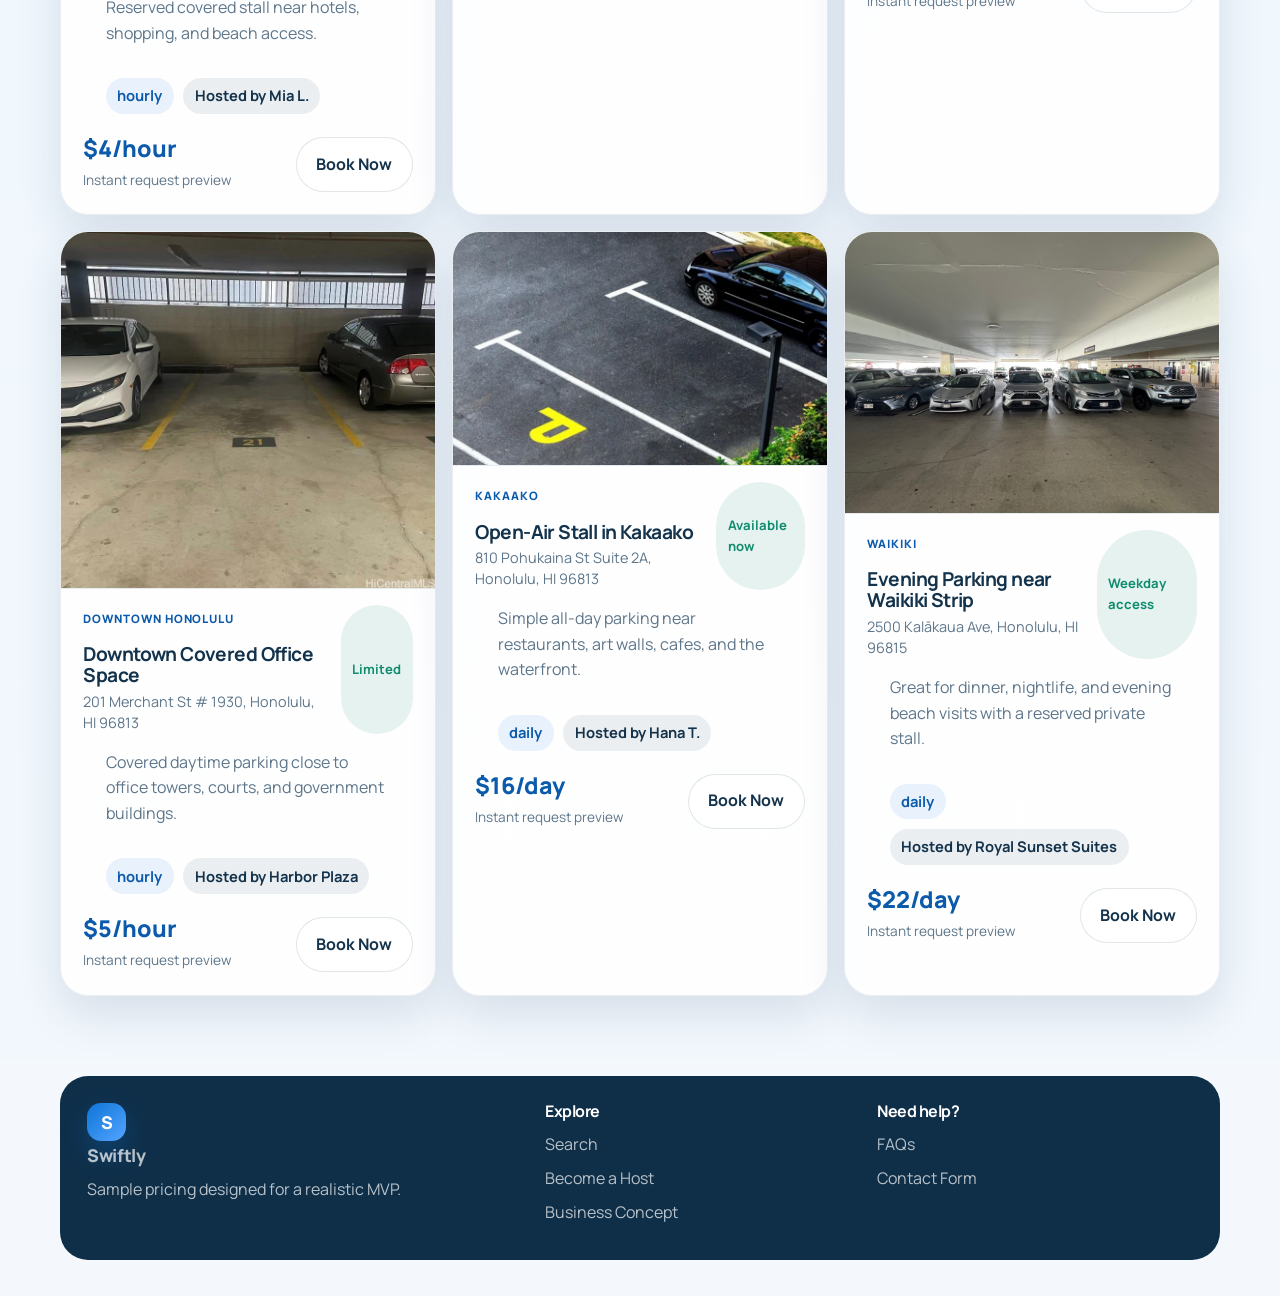
<file: listings.html>
<!DOCTYPE html>
<html lang="en">
<head>
  <meta charset="UTF-8">
  <meta name="viewport" content="width=device-width, initial-scale=1.0">
  <title>Pricing & Listings | Swiftly</title>
  <meta name="description" content="Browse sample Swiftly parking listings with hourly, daily, and monthly pricing.">
  <link rel="preconnect" href="https://fonts.googleapis.com">
  <link rel="preconnect" href="https://fonts.gstatic.com" crossorigin>
  <link href="https://fonts.googleapis.com/css2?family=Manrope:wght@400;500;600;700;800&display=swap" rel="stylesheet">
  <link rel="stylesheet" href="styles.css">
</head>
<body data-page="listings">
  <header class="site-header">
    <div class="container nav-shell">
      <a class="brand" href="index.html">
        <span class="brand-mark">S</span>
        <span>Swiftly</span>
      </a>
      <button class="nav-toggle" aria-label="Toggle navigation" aria-expanded="false">Menu</button>
      <nav class="site-nav" data-nav>
        <a href="index.html">Home</a>
        <a href="how-it-works.html">How It Works</a>
        <a href="locations.html">Locations</a>
        <a href="listings.html" class="active">Listings</a>
        <a href="host.html">Become a Host</a>
        <a href="about.html">About</a>
        <a href="contact.html">Contact</a>
      </nav>
    </div>
  </header>

  <main>
    <section class="page-hero">
      <div class="container">
        <span class="eyebrow">Pricing examples</span>
        <h1>Sample listings from Swiftly hosts</h1>
        <p>These mock listings show how Swiftly can support flexible hourly, daily, and monthly parking options across Honolulu.</p>
      </div>
    </section>

    <section class="section">
      <div class="container">
        <div class="pricing-summary">
          <article class="surface-card summary-card">
            <p class="mini-label">Hourly example</p>
            <h2>Covered Condo Parking in Waikiki</h2>
            <strong>$4/hour</strong>
          </article>
          <article class="surface-card summary-card">
            <p class="mini-label">Daily example</p>
            <h2>Secure Stall near Ala Moana</h2>
            <strong>$18/day</strong>
          </article>
          <article class="surface-card summary-card">
            <p class="mini-label">Monthly example</p>
            <h2>Monthly Parking near UH Manoa</h2>
            <strong>$180/month</strong>
          </article>
        </div>
      </div>
    </section>

    <section class="section section-soft">
      <div class="container">
        <div class="section-heading">
          <span class="eyebrow">All mock listings</span>
          <h2>Clean card layout for parking inventory</h2>
          <p>Each listing includes its location, pricing, current availability, a short description, and a booking button.</p>
        </div>
        <div class="listing-grid" data-listing-grid="listings"></div>
      </div>
    </section>
  </main>

  <footer class="site-footer">
    <div class="container footer-grid">
      <div>
        <a class="brand brand-footer" href="index.html">
          <span class="brand-mark">S</span>
          <span>Swiftly</span>
        </a>
        <p>Sample pricing designed for a realistic MVP.</p>
      </div>
      <div>
        <h3>Explore</h3>
        <a href="locations.html">Search</a>
        <a href="host.html">Become a Host</a>
        <a href="about.html">Business Concept</a>
      </div>
      <div>
        <h3>Need help?</h3>
        <a href="contact.html">FAQs</a>
        <a href="contact.html">Contact Form</a>
      </div>
    </div>
  </footer>

  <script src="app.js"></script>
</body>
</html>
</file>
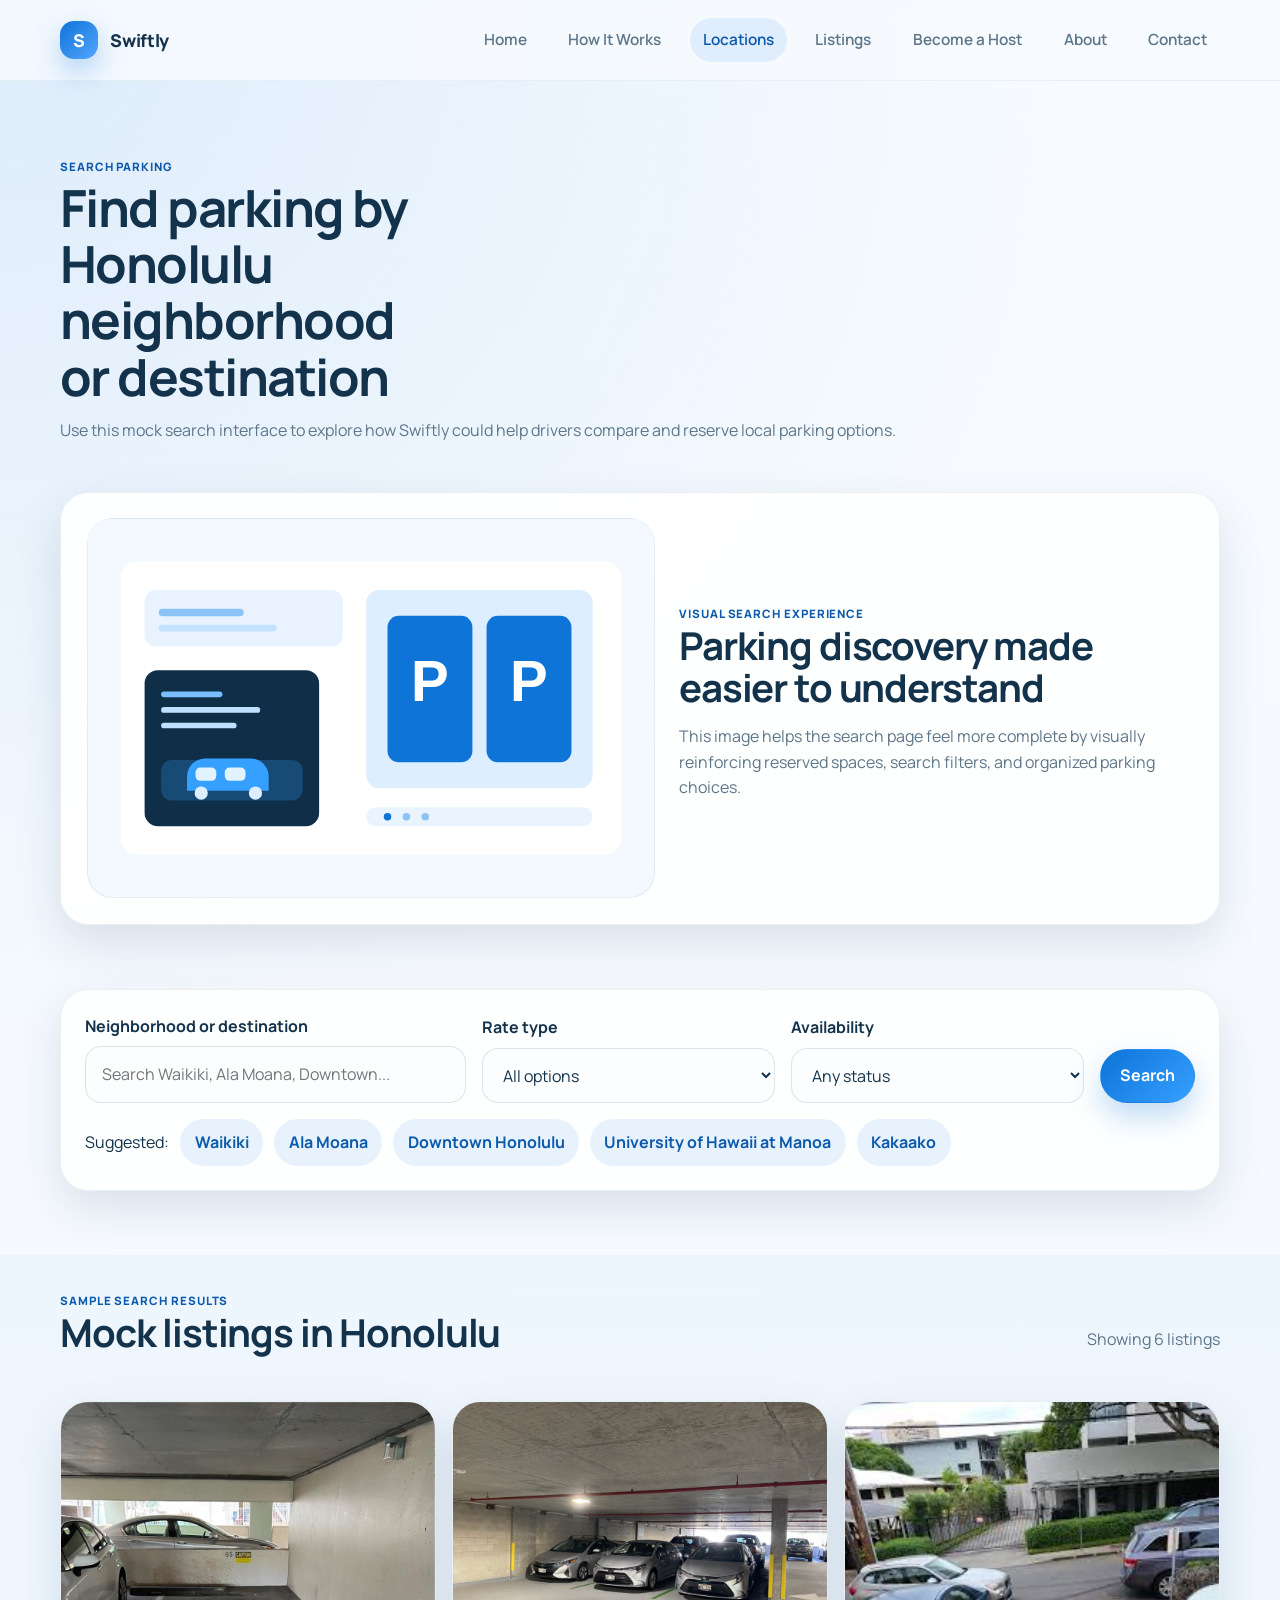
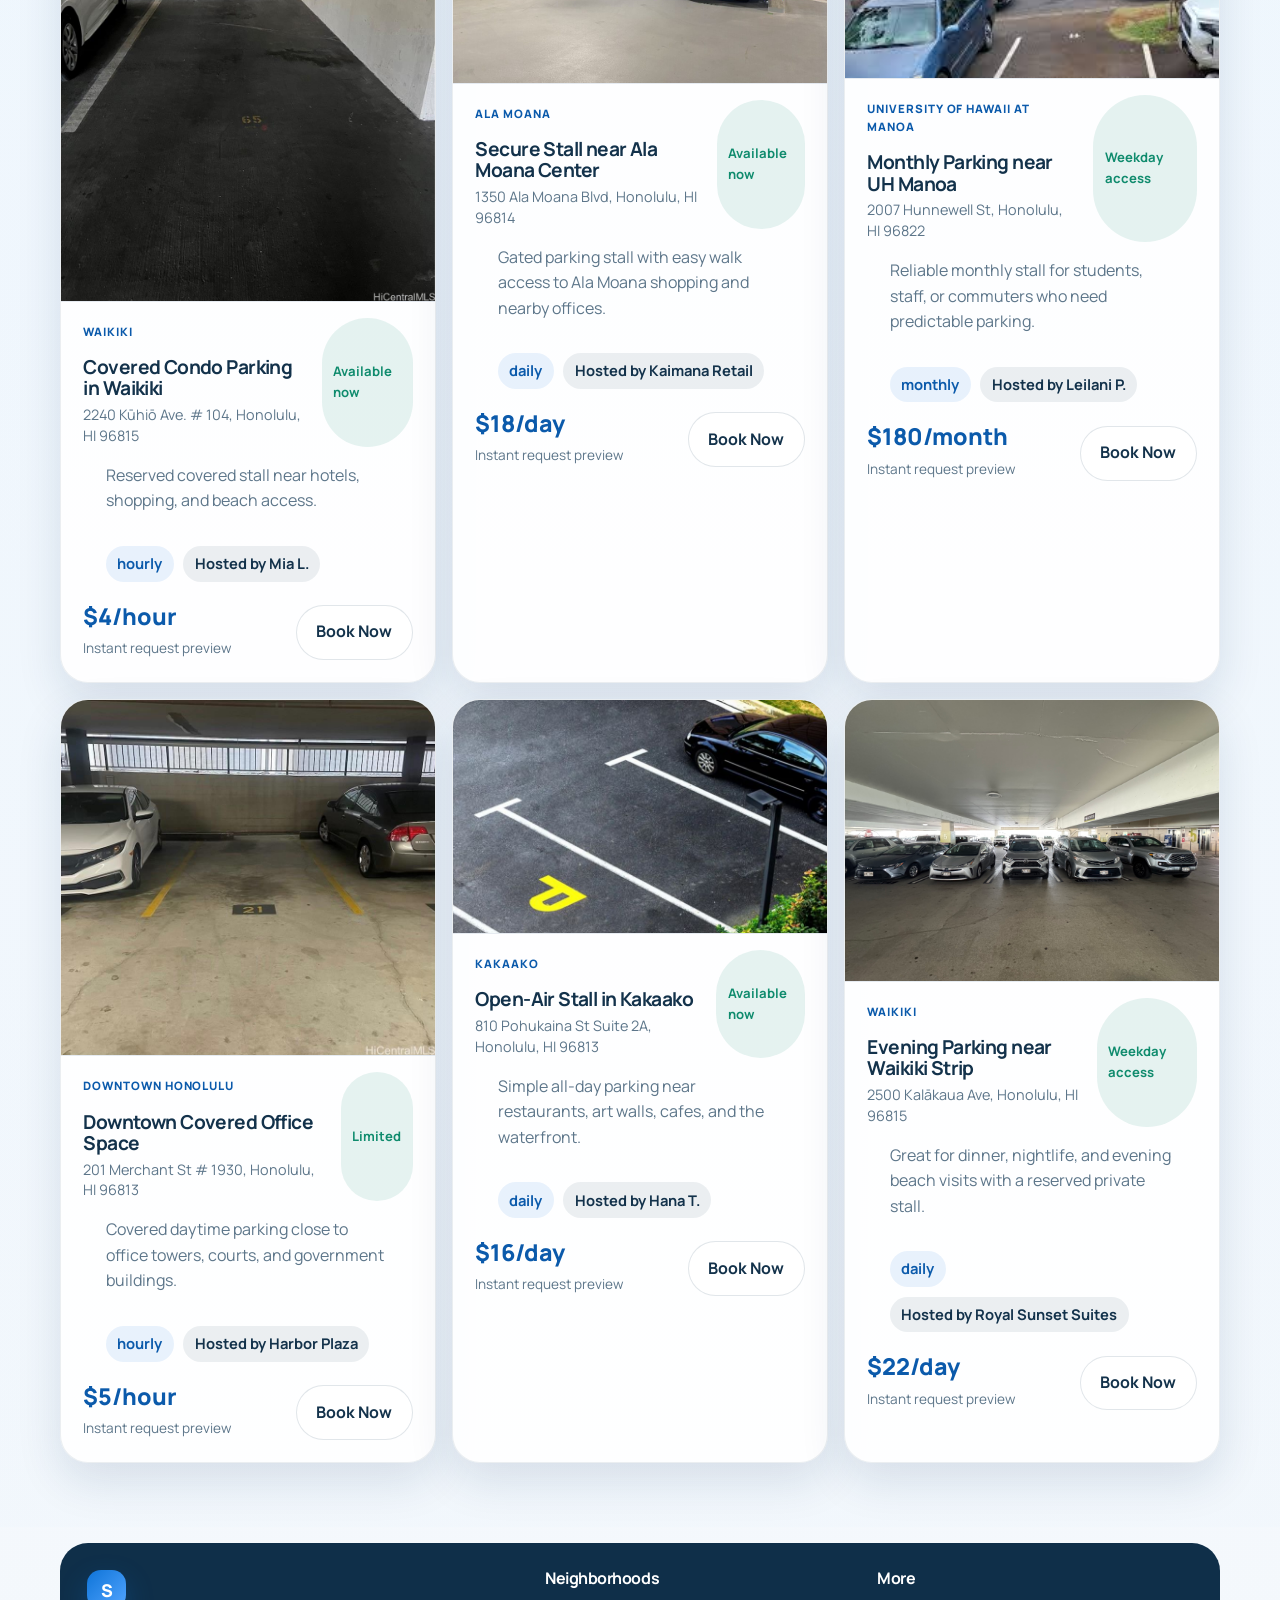
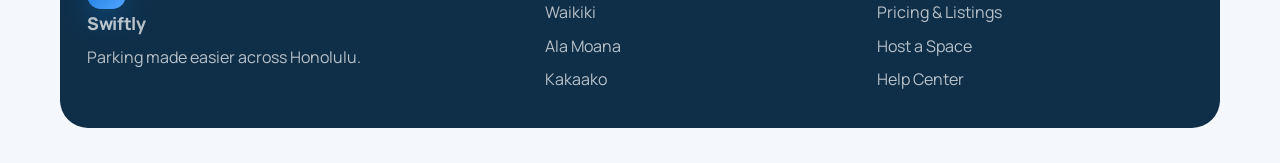
<file: locations.html>
<!DOCTYPE html>
<html lang="en">
<head>
  <meta charset="UTF-8">
  <meta name="viewport" content="width=device-width, initial-scale=1.0">
  <title>Locations | Swiftly</title>
  <meta name="description" content="Search mock Swiftly parking listings across Honolulu neighborhoods.">
  <link rel="preconnect" href="https://fonts.googleapis.com">
  <link rel="preconnect" href="https://fonts.gstatic.com" crossorigin>
  <link href="https://fonts.googleapis.com/css2?family=Manrope:wght@400;500;600;700;800&display=swap" rel="stylesheet">
  <link rel="stylesheet" href="styles.css">
</head>
<body data-page="locations">
  <header class="site-header">
    <div class="container nav-shell">
      <a class="brand" href="index.html">
        <span class="brand-mark">S</span>
        <span>Swiftly</span>
      </a>
      <button class="nav-toggle" aria-label="Toggle navigation" aria-expanded="false">Menu</button>
      <nav class="site-nav" data-nav>
        <a href="index.html">Home</a>
        <a href="how-it-works.html">How It Works</a>
        <a href="locations.html" class="active">Locations</a>
        <a href="listings.html">Listings</a>
        <a href="host.html">Become a Host</a>
        <a href="about.html">About</a>
        <a href="contact.html">Contact</a>
      </nav>
    </div>
  </header>

  <main>
    <section class="page-hero">
      <div class="container">
        <span class="eyebrow">Search parking</span>
        <h1>Find parking by Honolulu neighborhood or destination</h1>
        <p>Use this mock search interface to explore how Swiftly could help drivers compare and reserve local parking options.</p>
      </div>
    </section>

    <!-- Search page image section -->
    <section class="section section-image-strip image-strip-tight">
      <div class="container image-feature-shell image-feature-reverse surface-card">
        <div class="image-frame">
          <img src="assets/parking-search.svg" alt="Illustration of parking search and reserved parking spaces">
        </div>
        <div class="image-feature-copy">
          <span class="eyebrow">Visual search experience</span>
          <h2>Parking discovery made easier to understand</h2>
          <p>
            This image helps the search page feel more complete by visually reinforcing reserved spaces,
            search filters, and organized parking choices.
          </p>
        </div>
      </div>
    </section>

    <section class="section">
      <div class="container">
        <div class="surface-card search-shell">
          <form class="search-form" data-search-form>
            <div class="form-field">
              <label for="search-location">Neighborhood or destination</label>
              <input id="search-location" name="location" type="text" placeholder="Search Waikiki, Ala Moana, Downtown..." />
            </div>
            <div class="form-field">
              <label for="search-type">Rate type</label>
              <select id="search-type" name="type">
                <option value="all">All options</option>
                <option value="hourly">Hourly</option>
                <option value="daily">Daily</option>
                <option value="monthly">Monthly</option>
              </select>
            </div>
            <div class="form-field">
              <label for="search-availability">Availability</label>
              <select id="search-availability" name="availability">
                <option value="all">Any status</option>
                <option value="Available now">Available now</option>
                <option value="Limited">Limited</option>
                <option value="Weekday access">Weekday access</option>
              </select>
            </div>
            <button class="button button-primary" type="submit">Search</button>
          </form>

          <div class="suggested-tags">
            <span>Suggested:</span>
            <button type="button" class="tag-button" data-tag="Waikiki">Waikiki</button>
            <button type="button" class="tag-button" data-tag="Ala Moana">Ala Moana</button>
            <button type="button" class="tag-button" data-tag="Downtown Honolulu">Downtown Honolulu</button>
            <button type="button" class="tag-button" data-tag="University of Hawaii at Manoa">University of Hawaii at Manoa</button>
            <button type="button" class="tag-button" data-tag="Kakaako">Kakaako</button>
          </div>
        </div>
      </div>
    </section>

    <section class="section section-soft">
      <div class="container">
        <div class="section-heading section-heading-row">
          <div>
            <span class="eyebrow">Sample search results</span>
            <h2>Mock listings in Honolulu</h2>
          </div>
          <p id="results-count">Showing 0 listings</p>
        </div>
        <div class="listing-grid" data-listing-grid="locations"></div>
      </div>
    </section>
  </main>

  <footer class="site-footer">
    <div class="container footer-grid">
      <div>
        <a class="brand brand-footer" href="index.html">
          <span class="brand-mark">S</span>
          <span>Swiftly</span>
        </a>
        <p>Parking made easier across Honolulu.</p>
      </div>
      <div>
        <h3>Neighborhoods</h3>
        <a href="locations.html">Waikiki</a>
        <a href="locations.html">Ala Moana</a>
        <a href="locations.html">Kakaako</a>
      </div>
      <div>
        <h3>More</h3>
        <a href="listings.html">Pricing & Listings</a>
        <a href="host.html">Host a Space</a>
        <a href="contact.html">Help Center</a>
      </div>
    </div>
  </footer>

  <script src="app.js"></script>
</body>
</html>
</file>
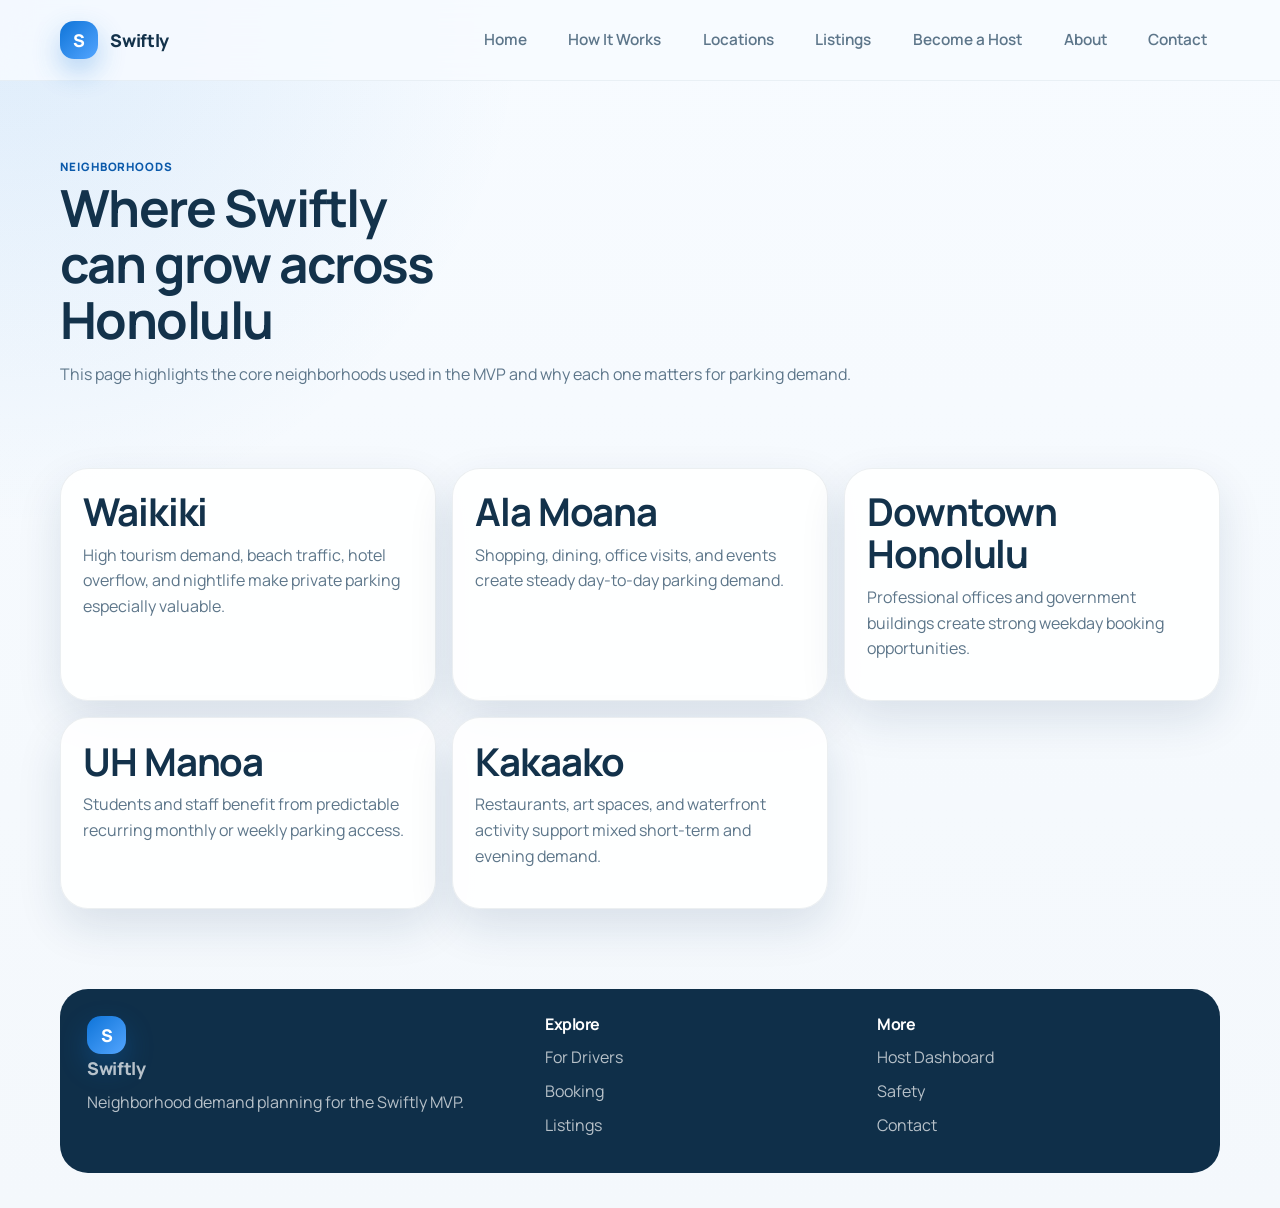
<file: neighborhoods.html>
﻿<!DOCTYPE html>
<html lang="en">
<head>
  <meta charset="UTF-8">
  <meta name="viewport" content="width=device-width, initial-scale=1.0">
  <title>Neighborhoods | Swiftly</title>
  <meta name="description" content="Explore the Honolulu neighborhoods featured on Swiftly.">
  <link rel="preconnect" href="https://fonts.googleapis.com">
  <link rel="preconnect" href="https://fonts.gstatic.com" crossorigin>
  <link href="https://fonts.googleapis.com/css2?family=Manrope:wght@400;500;600;700;800&display=swap" rel="stylesheet">
  <link rel="stylesheet" href="styles.css">
</head>
<body>
  <header class="site-header"><div class="container nav-shell"><a class="brand" href="index.html"><span class="brand-mark">S</span><span>Swiftly</span></a><button class="nav-toggle" aria-label="Toggle navigation" aria-expanded="false">Menu</button><nav class="site-nav" data-nav><a href="index.html">Home</a><a href="how-it-works.html">How It Works</a><a href="locations.html">Locations</a><a href="listings.html">Listings</a><a href="host.html">Become a Host</a><a href="about.html">About</a><a href="contact.html">Contact</a></nav></div></header>
  <main>
    <section class="page-hero"><div class="container"><span class="eyebrow">Neighborhoods</span><h1>Where Swiftly can grow across Honolulu</h1><p>This page highlights the core neighborhoods used in the MVP and why each one matters for parking demand.</p></div></section>
    <section class="section"><div class="container info-grid">
      <article class="surface-card info-card"><h2>Waikiki</h2><p>High tourism demand, beach traffic, hotel overflow, and nightlife make private parking especially valuable.</p></article>
      <article class="surface-card info-card"><h2>Ala Moana</h2><p>Shopping, dining, office visits, and events create steady day-to-day parking demand.</p></article>
      <article class="surface-card info-card"><h2>Downtown Honolulu</h2><p>Professional offices and government buildings create strong weekday booking opportunities.</p></article>
      <article class="surface-card info-card"><h2>UH Manoa</h2><p>Students and staff benefit from predictable recurring monthly or weekly parking access.</p></article>
      <article class="surface-card info-card"><h2>Kakaako</h2><p>Restaurants, art spaces, and waterfront activity support mixed short-term and evening demand.</p></article>
    </div></section>
  </main>
  <footer class="site-footer"><div class="container footer-grid"><div><a class="brand brand-footer" href="index.html"><span class="brand-mark">S</span><span>Swiftly</span></a><p>Neighborhood demand planning for the Swiftly MVP.</p></div><div><h3>Explore</h3><a href="drivers.html">For Drivers</a><a href="booking.html">Booking</a><a href="listings.html">Listings</a></div><div><h3>More</h3><a href="host-dashboard.html">Host Dashboard</a><a href="safety.html">Safety</a><a href="contact.html">Contact</a></div></div></footer>
  <script src="app.js"></script>
</body>
</html>
</file>
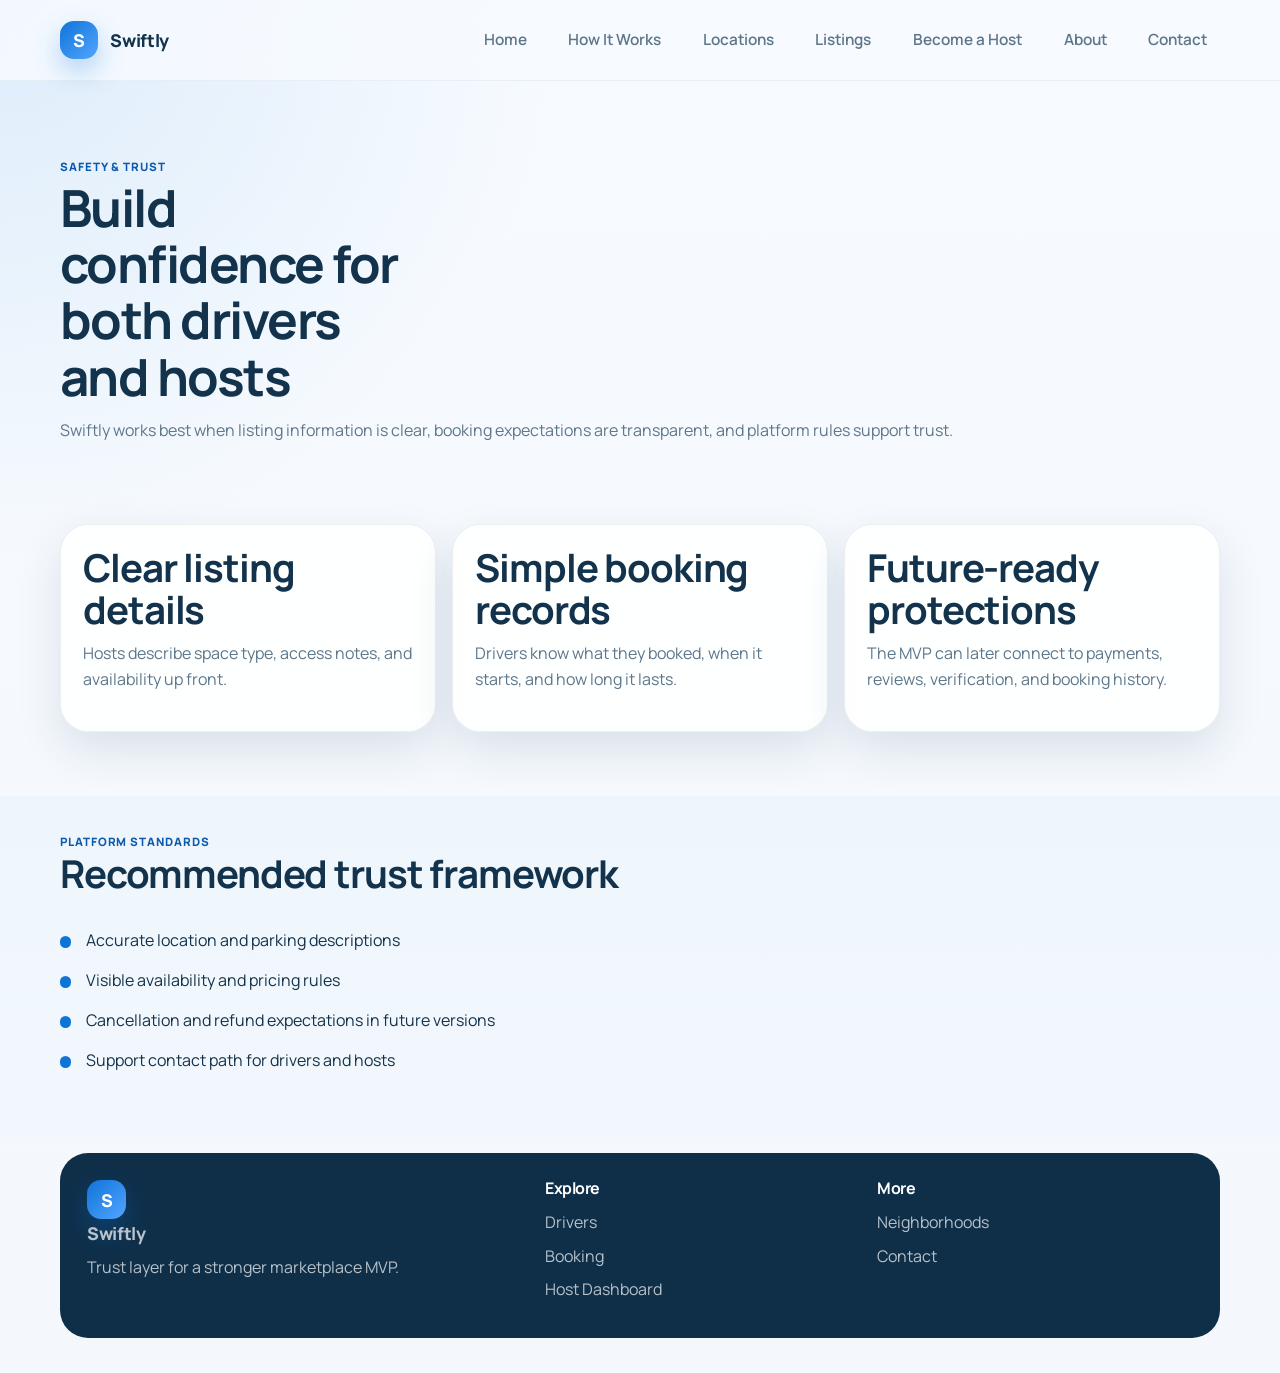
<file: safety.html>
﻿<!DOCTYPE html>
<html lang="en">
<head>
  <meta charset="UTF-8">
  <meta name="viewport" content="width=device-width, initial-scale=1.0">
  <title>Safety & Trust | Swiftly</title>
  <meta name="description" content="Review the trust, safety, and platform standards behind Swiftly.">
  <link rel="preconnect" href="https://fonts.googleapis.com">
  <link rel="preconnect" href="https://fonts.gstatic.com" crossorigin>
  <link href="https://fonts.googleapis.com/css2?family=Manrope:wght@400;500;600;700;800&display=swap" rel="stylesheet">
  <link rel="stylesheet" href="styles.css">
</head>
<body>
  <header class="site-header"><div class="container nav-shell"><a class="brand" href="index.html"><span class="brand-mark">S</span><span>Swiftly</span></a><button class="nav-toggle" aria-label="Toggle navigation" aria-expanded="false">Menu</button><nav class="site-nav" data-nav><a href="index.html">Home</a><a href="how-it-works.html">How It Works</a><a href="locations.html">Locations</a><a href="listings.html">Listings</a><a href="host.html">Become a Host</a><a href="about.html">About</a><a href="contact.html">Contact</a></nav></div></header>
  <main>
    <section class="page-hero"><div class="container"><span class="eyebrow">Safety & Trust</span><h1>Build confidence for both drivers and hosts</h1><p>Swiftly works best when listing information is clear, booking expectations are transparent, and platform rules support trust.</p></div></section>
    <section class="section"><div class="container info-grid"><article class="surface-card info-card"><h2>Clear listing details</h2><p>Hosts describe space type, access notes, and availability up front.</p></article><article class="surface-card info-card"><h2>Simple booking records</h2><p>Drivers know what they booked, when it starts, and how long it lasts.</p></article><article class="surface-card info-card"><h2>Future-ready protections</h2><p>The MVP can later connect to payments, reviews, verification, and booking history.</p></article></div></section>
    <section class="section section-soft"><div class="container"><div class="section-heading"><span class="eyebrow">Platform standards</span><h2>Recommended trust framework</h2></div><ul class="check-list"><li>Accurate location and parking descriptions</li><li>Visible availability and pricing rules</li><li>Cancellation and refund expectations in future versions</li><li>Support contact path for drivers and hosts</li></ul></div></section>
  </main>
  <footer class="site-footer"><div class="container footer-grid"><div><a class="brand brand-footer" href="index.html"><span class="brand-mark">S</span><span>Swiftly</span></a><p>Trust layer for a stronger marketplace MVP.</p></div><div><h3>Explore</h3><a href="drivers.html">Drivers</a><a href="booking.html">Booking</a><a href="host-dashboard.html">Host Dashboard</a></div><div><h3>More</h3><a href="neighborhoods.html">Neighborhoods</a><a href="contact.html">Contact</a></div></div></footer>
  <script src="app.js"></script>
</body>
</html>
</file>
<file: styles.css>
﻿/* Global design tokens for the Swiftly MVP */
:root {
  --bg: #f4f8fc;
  --surface: #ffffff;
  --surface-alt: #eef5fb;
  --ink: #13324b;
  --muted: #5d768a;
  --line: rgba(15, 52, 84, 0.12);
  --primary: #0e74d8;
  --primary-deep: #0b5aab;
  --accent: #d8ebff;
  --success: #0f8b6d;
  --shadow: 0 18px 45px rgba(16, 52, 88, 0.12);
  --radius-lg: 28px;
  --radius-md: 18px;
  --radius-sm: 12px;
  --container: 1160px;
}

*,
*::before,
*::after {
  box-sizing: border-box;
}

html {
  scroll-behavior: smooth;
}

body {
  margin: 0;
  font-family: "Manrope", sans-serif;
  color: var(--ink);
  background:
    radial-gradient(circle at top left, rgba(14, 116, 216, 0.11), transparent 30%),
    linear-gradient(180deg, #f7fbff 0%, var(--bg) 100%);
  line-height: 1.6;
}

img {
  max-width: 100%;
  display: block;
}

a {
  color: inherit;
  text-decoration: none;
}

button,
input,
select,
textarea {
  font: inherit;
}

.container {
  width: min(var(--container), calc(100% - 2rem));
  margin: 0 auto;
}

.site-header {
  position: sticky;
  top: 0;
  z-index: 20;
  backdrop-filter: blur(16px);
  background: rgba(247, 251, 255, 0.84);
  border-bottom: 1px solid rgba(15, 52, 84, 0.06);
}

.nav-shell {
  display: flex;
  align-items: center;
  justify-content: space-between;
  min-height: 80px;
  gap: 1rem;
}

.brand {
  display: inline-flex;
  align-items: center;
  gap: 0.75rem;
  font-weight: 800;
  font-size: 1.1rem;
  letter-spacing: -0.02em;
}

.brand-mark {
  width: 2.4rem;
  height: 2.4rem;
  display: grid;
  place-items: center;
  border-radius: 14px;
  background: linear-gradient(135deg, var(--primary) 0%, #53a5ff 100%);
  color: #fff;
  box-shadow: 0 12px 28px rgba(14, 116, 216, 0.3);
}

.site-nav {
  display: flex;
  align-items: center;
  gap: 1rem;
}

.site-nav a {
  color: var(--muted);
  font-size: 0.96rem;
  font-weight: 600;
  padding: 0.6rem 0.8rem;
  border-radius: 999px;
  transition: 0.2s ease;
}

.site-nav a:hover,
.site-nav a.active {
  color: var(--primary-deep);
  background: rgba(14, 116, 216, 0.09);
}

.nav-toggle {
  display: none;
  border: 1px solid var(--line);
  background: var(--surface);
  color: var(--ink);
  border-radius: 999px;
  padding: 0.65rem 1rem;
}

.hero,
.page-hero {
  padding: 4.5rem 0 2rem;
}

.page-hero-compact {
  padding-bottom: 1rem;
}

.hero-grid,
.split-layout,
.narrative-grid,
.dual-card-grid {
  display: grid;
  gap: 1.5rem;
}

.hero-grid {
  grid-template-columns: 1.15fr 0.85fr;
  align-items: center;
}

.eyebrow,
.mini-label,
.pill-label {
  display: inline-flex;
  align-items: center;
  gap: 0.35rem;
  color: var(--primary-deep);
  font-weight: 800;
  letter-spacing: 0.08em;
  text-transform: uppercase;
  font-size: 0.72rem;
}

.pill-label {
  padding: 0.35rem 0.7rem;
  border-radius: 999px;
  background: rgba(14, 116, 216, 0.1);
}

h1,
h2,
h3 {
  line-height: 1.1;
  letter-spacing: -0.03em;
  margin: 0 0 0.9rem;
}

h1 {
  font-size: clamp(2.5rem, 4vw, 4.8rem);
  max-width: 11ch;
}

h2 {
  font-size: clamp(1.8rem, 3vw, 3rem);
}

h3 {
  font-size: 1.2rem;
}

p {
  margin: 0 0 1rem;
  color: var(--muted);
}

.hero-text {
  max-width: 60ch;
  font-size: 1.05rem;
}

.hero-actions,
.cta-actions {
  display: flex;
  flex-wrap: wrap;
  gap: 0.9rem;
  margin: 1.6rem 0 1.8rem;
}

.button {
  display: inline-flex;
  justify-content: center;
  align-items: center;
  gap: 0.55rem;
  min-height: 3.1rem;
  padding: 0.85rem 1.2rem;
  border-radius: 999px;
  border: 1px solid transparent;
  font-weight: 700;
  transition: transform 0.2s ease, box-shadow 0.2s ease, background 0.2s ease;
}

.button:hover {
  transform: translateY(-1px);
}

.button-primary {
  background: linear-gradient(135deg, var(--primary) 0%, #35a0ff 100%);
  color: #fff;
  box-shadow: 0 14px 30px rgba(14, 116, 216, 0.26);
}

.button-secondary {
  background: var(--surface);
  color: var(--ink);
  border-color: var(--line);
}

.button-block {
  width: 100%;
}

.surface-card,
.step-card,
.faq-item {
  background: rgba(255, 255, 255, 0.88);
  border: 1px solid rgba(15, 52, 84, 0.08);
  border-radius: var(--radius-lg);
  box-shadow: var(--shadow);
}

.hero-panel,
.search-shell,
.form-card {
  padding: 1.5rem;
}

.panel-header,
.listing-preview,
.search-row,
.summary-card,
.faq-question {
  display: flex;
  align-items: center;
  justify-content: space-between;
  gap: 1rem;
}

.status-pill {
  padding: 0.45rem 0.75rem;
  border-radius: 999px;
  background: rgba(15, 139, 109, 0.12);
  color: var(--success);
  font-weight: 700;
  font-size: 0.85rem;
}

.search-preview {
  display: grid;
  gap: 0.9rem;
  margin: 1.5rem 0;
}

.search-row {
  padding: 0.95rem 1rem;
  border-radius: 16px;
  background: var(--surface-alt);
}

.search-label {
  color: var(--muted);
  font-size: 0.88rem;
}

.listing-preview {
  margin: 1rem 0 1.5rem;
  padding: 1rem;
  border-radius: 18px;
  background: linear-gradient(180deg, #f6fbff 0%, #ebf4fd 100%);
}

.price-lockup {
  text-align: right;
}

.price-lockup strong {
  display: block;
  font-size: 1.25rem;
}

.hero-stats,
.pricing-summary,
.grid,
.listing-grid,
.host-benefits {
  display: grid;
  gap: 1rem;
}

.hero-stats {
  grid-template-columns: repeat(2, minmax(0, 1fr));
}

.stat-card {
  padding: 1rem 1.1rem;
  border-radius: 20px;
  background: rgba(255, 255, 255, 0.7);
  border: 1px solid rgba(15, 52, 84, 0.08);
}

.stat-card strong {
  display: block;
  margin-bottom: 0.35rem;
}

.section {
  padding: 2rem 0 4rem;
}

.section-soft {
  background: linear-gradient(180deg, rgba(224, 239, 252, 0.35), rgba(224, 239, 252, 0.12));
}

.section-heading {
  max-width: 52rem;
  margin-bottom: 2rem;
}

.section-heading-row {
  display: flex;
  align-items: end;
  justify-content: space-between;
  gap: 1rem;
  max-width: none;
}

.section-heading-left {
  margin-bottom: 1.5rem;
}

.three-up,
.pricing-summary,
.listing-grid {
  grid-template-columns: repeat(3, minmax(0, 1fr));
}

.feature-card,
.summary-card,
.listing-card,
.journey-card,
.narrative-card {
  padding: 1.4rem;
}

.feature-icon,
.step-number,
.mini-step span {
  width: 2.5rem;
  height: 2.5rem;
  display: inline-grid;
  place-items: center;
  border-radius: 14px;
  background: rgba(14, 116, 216, 0.12);
  color: var(--primary-deep);
  font-weight: 800;
  margin-bottom: 1rem;
}

.steps-grid {
  display: grid;
  grid-template-columns: repeat(3, minmax(0, 1fr));
  gap: 1rem;
}

.step-card {
  padding: 1.5rem;
}

.split-layout {
  grid-template-columns: 1fr 0.9fr;
  align-items: start;
}

.check-list {
  list-style: none;
  padding: 0;
  margin: 1.5rem 0 0;
  display: grid;
  gap: 0.9rem;
}

.check-list li {
  padding-left: 1.6rem;
  position: relative;
  color: var(--ink);
}

.check-list li::before {
  content: "";
  position: absolute;
  top: 0.55rem;
  left: 0;
  width: 0.7rem;
  height: 0.7rem;
  border-radius: 50%;
  background: var(--primary);
}

.quote-card {
  padding: 1.6rem;
}

blockquote {
  margin: 0 0 1rem;
  font-size: 1.18rem;
  color: var(--ink);
}

.text-link {
  color: var(--primary-deep);
  font-weight: 700;
}

.cta-band {
  padding-top: 0;
}

.cta-shell {
  display: flex;
  justify-content: space-between;
  align-items: center;
  gap: 1rem;
  padding: 1.8rem;
  border-radius: 30px;
  color: #fff;
  background: linear-gradient(135deg, #0c5daa 0%, #0f87f5 50%, #55b4ff 100%);
  box-shadow: 0 20px 48px rgba(12, 93, 170, 0.28);
}

.cta-shell p,
.cta-shell .eyebrow {
  color: rgba(255, 255, 255, 0.82);
}

.dual-card-grid,
.narrative-grid {
  grid-template-columns: repeat(2, minmax(0, 1fr));
}

.mini-steps {
  display: grid;
  gap: 1rem;
}

.mini-step {
  display: grid;
  grid-template-columns: auto 1fr;
  gap: 1rem;
  align-items: start;
}

.search-form,
.stacked-form {
  display: grid;
  gap: 1rem;
}

.search-form {
  grid-template-columns: 1.3fr 1fr 1fr auto;
  align-items: end;
}

.form-field {
  display: grid;
  gap: 0.45rem;
}

.form-field label {
  font-weight: 700;
  color: var(--ink);
}

.form-field input,
.form-field select,
.form-field textarea {
  width: 100%;
  padding: 0.92rem 1rem;
  border-radius: 16px;
  border: 1px solid var(--line);
  background: #fbfdff;
  color: var(--ink);
}

.form-field input:focus,
.form-field select:focus,
.form-field textarea:focus {
  outline: 2px solid rgba(14, 116, 216, 0.18);
  border-color: rgba(14, 116, 216, 0.3);
}

.suggested-tags {
  margin-top: 1rem;
  display: flex;
  flex-wrap: wrap;
  gap: 0.7rem;
  align-items: center;
}

.tag-button {
  border: 0;
  padding: 0.65rem 0.9rem;
  border-radius: 999px;
  background: rgba(14, 116, 216, 0.09);
  color: var(--primary-deep);
  font-weight: 700;
  cursor: pointer;
}

.listing-card {
  display: flex;
  flex-direction: column;
  gap: 1rem;
}

.listing-card-header {
  display: flex;
  justify-content: space-between;
  gap: 1rem;
}

.listing-badge {
  display: inline-flex;
  align-items: center;
  padding: 0.35rem 0.7rem;
  border-radius: 999px;
  background: rgba(15, 139, 109, 0.1);
  color: var(--success);
  font-size: 0.82rem;
  font-weight: 700;
}

.listing-meta {
  display: flex;
  flex-wrap: wrap;
  gap: 0.75rem;
  color: var(--muted);
  font-size: 0.92rem;
}

.listing-price {
  font-size: 1.45rem;
  font-weight: 800;
  color: var(--primary-deep);
}

.form-note {
  min-height: 1.2rem;
  margin-bottom: 0;
  color: var(--success);
  font-weight: 700;
}

.faq-list {
  display: grid;
  gap: 1rem;
}

.faq-question {
  width: 100%;
  border: 0;
  background: transparent;
  padding: 1.25rem 1.4rem;
  cursor: pointer;
  font-weight: 800;
  color: var(--ink);
  text-align: left;
}

.faq-question::after {
  content: "+";
  font-size: 1.2rem;
  color: var(--primary-deep);
}

.faq-item.is-open .faq-question::after {
  content: "-";
}

.faq-answer {
  display: none;
  padding: 0 1.4rem 1.3rem;
}

.faq-item.is-open .faq-answer {
  display: block;
}

.site-footer {
  padding: 1rem 0 2.2rem;
}

.footer-grid {
  display: grid;
  grid-template-columns: 1.4fr 1fr 1fr;
  gap: 1rem;
  padding: 1.7rem;
  border-radius: 28px;
  background: #0f2f49;
  color: rgba(255, 255, 255, 0.86);
}

.footer-grid p,
.footer-grid a {
  color: rgba(255, 255, 255, 0.7);
}

.footer-grid h3 {
  font-size: 1rem;
  margin-bottom: 0.75rem;
  color: #fff;
}

.footer-grid a {
  display: block;
  margin-bottom: 0.5rem;
}

.brand-footer {
  color: #fff;
  margin-bottom: 0.8rem;
}

@media (max-width: 980px) {
  .hero-grid,
  .split-layout,
  .dual-card-grid,
  .narrative-grid,
  .three-up,
  .pricing-summary,
  .listing-grid,
  .steps-grid,
  .footer-grid,
  .hero-stats,
  .search-form {
    grid-template-columns: 1fr;
  }

  .cta-shell,
  .section-heading-row {
    flex-direction: column;
    align-items: start;
  }

  h1 {
    max-width: none;
  }
}

@media (max-width: 760px) {
  .nav-toggle {
    display: inline-flex;
  }

  .site-nav {
    position: absolute;
    top: calc(100% + 0.4rem);
    left: 1rem;
    right: 1rem;
    display: none;
    flex-direction: column;
    align-items: stretch;
    padding: 0.85rem;
    border-radius: 22px;
    background: rgba(255, 255, 255, 0.98);
    border: 1px solid rgba(15, 52, 84, 0.08);
    box-shadow: var(--shadow);
  }

  .site-nav.is-open {
    display: flex;
  }

  .hero,
  .page-hero {
    padding-top: 3.5rem;
  }

  .section {
    padding: 1.4rem 0 3rem;
  }

  .container {
    width: min(var(--container), calc(100% - 1.25rem));
  }
}

/* Host page enhancements */
.host-hero {
  padding-bottom: 3rem;
}

.host-hero-grid {
  align-items: stretch;
}

.host-hero-metrics {
  display: grid;
  grid-template-columns: repeat(2, minmax(0, 1fr));
  gap: 1rem;
}

.host-highlight-card {
  display: grid;
  gap: 1.1rem;
  padding: 1.6rem;
  background: linear-gradient(180deg, rgba(255, 255, 255, 0.94), rgba(235, 244, 253, 0.92));
}

.host-highlight-list {
  display: grid;
  gap: 0.9rem;
}

.host-highlight-item {
  padding: 1rem;
  border-radius: 18px;
  background: rgba(14, 116, 216, 0.07);
}

.host-highlight-item strong,
.earnings-figure,
.calculator-value {
  display: block;
  color: var(--primary-deep);
  font-weight: 800;
}

.host-trust-pill-row {
  display: flex;
  flex-wrap: wrap;
  gap: 0.75rem;
}

.host-steps-grid,
.host-benefits-grid,
.earnings-grid {
  grid-template-columns: repeat(4, minmax(0, 1fr));
}

.earnings-grid {
  display: grid;
  gap: 1rem;
  margin-bottom: 1rem;
}

.earnings-card {
  padding: 1.4rem;
}

.earnings-figure {
  font-size: 1.6rem;
  margin: 1rem 0 0.3rem;
}

.calculator-panel {
  display: grid;
  gap: 1.2rem;
  padding: 1.5rem;
}

.calculator-grid {
  display: grid;
  grid-template-columns: 1.4fr auto;
  gap: 1rem;
  align-items: center;
}

.calculator-grid span {
  color: var(--muted);
}

.calculator-value {
  font-size: 1.2rem;
  text-align: right;
}

.trust-layout {
  align-items: center;
}

.trust-card-stack {
  display: grid;
  gap: 1rem;
}

.trust-card {
  padding: 1.4rem;
}

.application-shell {
  display: grid;
  grid-template-columns: 0.82fr 1.18fr;
  gap: 1.5rem;
  align-items: start;
}

.application-copy {
  display: grid;
  gap: 1rem;
}

.application-notes {
  padding: 1.4rem;
}

.compact-check-list {
  margin-top: 1rem;
}

.host-form-card {
  padding: 1.6rem;
}

.host-application-form {
  gap: 1.15rem;
}

.form-grid-two {
  display: grid;
  grid-template-columns: repeat(2, minmax(0, 1fr));
  gap: 1rem;
}

@media (max-width: 980px) {
  .host-hero-metrics,
  .host-steps-grid,
  .host-benefits-grid,
  .earnings-grid,
  .application-shell,
  .form-grid-two,
  .calculator-grid {
    grid-template-columns: 1fr;
  }

  .calculator-value {
    text-align: left;
  }
}

.host-form-helper {
  margin-bottom: 0;
  font-size: 0.92rem;
  color: var(--muted);
}

/* Image sections */
.section-image-strip {
  padding-top: 0;
}

.image-strip-tight {
  padding-bottom: 2rem;
}

.image-feature-shell {
  display: grid;
  grid-template-columns: 0.9fr 1.1fr;
  gap: 1.5rem;
  align-items: center;
  padding: 1.6rem;
}

.image-feature-reverse {
  grid-template-columns: 1.05fr 0.95fr;
}

.image-feature-copy {
  max-width: 34rem;
}

.image-frame {
  border-radius: 26px;
  overflow: hidden;
  background: linear-gradient(180deg, #ffffff 0%, #eef6ff 100%);
  border: 1px solid rgba(15, 52, 84, 0.08);
}

.image-frame img {
  width: 100%;
  height: auto;
}

.image-frame-large img {
  min-height: 280px;
  object-fit: cover;
}

@media (max-width: 980px) {
  .image-feature-shell,
  .image-feature-reverse {
    grid-template-columns: 1fr;
  }
}

.listing-card {
  overflow: hidden;
  padding: 0;
}

.listing-card-media {
  aspect-ratio: 16 / 10;
  background: linear-gradient(180deg, #f8fbff 0%, #e7f2fd 100%);
  border-bottom: 1px solid rgba(15, 52, 84, 0.08);
}

.listing-card-media img {
  width: 100%;
  height: 100%;
  object-fit: cover;
  display: block;
}

.listing-card > :not(.listing-card-media) {
  padding-left: 1.4rem;
  padding-right: 1.4rem;
}

.listing-card > .listing-card-header:first-of-type {
  padding-top: 1.2rem;
}

.listing-card > .listing-card-header:last-child {
  padding-bottom: 1.4rem;
}

.listing-card > p,
.listing-card > .listing-meta {
  margin-left: 1.4rem;
  margin-right: 1.4rem;
}

.home-listing-grid {
  margin-top: 0.5rem;
}

.listing-card h3 {
  margin-bottom: 0.35rem;
}

.listing-address {
  margin: 0;
  color: var(--muted);
  font-size: 0.9rem;
  line-height: 1.45;
}

.listing-card-footer {
  align-items: end;
}

.listing-meta {
  gap: 0.6rem;
}

.listing-meta-chip {
  display: inline-flex;
  align-items: center;
  padding: 0.38rem 0.72rem;
  border-radius: 999px;
  background: rgba(14, 116, 216, 0.09);
  color: var(--primary-deep);
  font-weight: 700;
}

.listing-meta-host {
  background: rgba(15, 52, 84, 0.08);
  color: var(--ink);
}

.listing-price-note {
  display: block;
  margin-top: 0.2rem;
  font-size: 0.85rem;
  color: var(--muted);
}

.page-link-grid,
.info-grid,
.dashboard-metrics {
  display: grid;
  gap: 1rem;
}

.page-link-grid {
  grid-template-columns: repeat(5, minmax(0, 1fr));
}

.info-grid,
.dashboard-metrics {
  grid-template-columns: repeat(3, minmax(0, 1fr));
}

.page-link-card,
.info-card,
.detail-card {
  padding: 1.4rem;
}

.page-link-card h3,
.info-card h2,
.detail-card h2 {
  margin-bottom: 0.6rem;
}

@media (max-width: 980px) {
  .page-link-grid,
  .info-grid,
  .dashboard-metrics {
    grid-template-columns: 1fr;
  }
}

.checkout-page-hero {
  padding-bottom: 1rem;
}

.checkout-section {
  padding-top: 0.5rem;
}

.checkout-shell {
  display: grid;
  grid-template-columns: 1.2fr 0.8fr;
  gap: 0;
  overflow: hidden;
  padding: 0;
}

.checkout-form-panel,
.checkout-summary-panel {
  padding: 2rem;
}

.checkout-form-panel {
  border-right: 1px solid rgba(15, 52, 84, 0.08);
}

.checkout-steps {
  display: flex;
  flex-wrap: wrap;
  gap: 0.6rem;
  margin-bottom: 1.5rem;
}

.checkout-step {
  padding: 0.48rem 0.8rem;
  border-radius: 999px;
  background: rgba(15, 52, 84, 0.06);
  color: var(--muted);
  font-weight: 700;
  font-size: 0.9rem;
}

.checkout-step.active {
  background: rgba(14, 116, 216, 0.12);
  color: var(--primary-deep);
}

.checkout-form {
  display: grid;
  gap: 1rem;
}

.checkout-input-grid {
  display: grid;
  grid-template-columns: repeat(2, minmax(0, 1fr));
  gap: 1rem;
}

.checkout-input-grid-wide {
  grid-template-columns: repeat(3, minmax(0, 1fr));
}

.checkout-payment-block {
  display: grid;
  gap: 1rem;
  padding-top: 0.5rem;
}

.checkout-summary-panel {
  background: linear-gradient(180deg, #f9fcff 0%, #eef6ff 100%);
  display: grid;
  gap: 1.25rem;
}

.checkout-summary-card {
  display: grid;
  gap: 1rem;
}

.checkout-summary-media {
  border-radius: 22px;
  overflow: hidden;
  background: #fff;
  border: 1px solid rgba(15, 52, 84, 0.08);
}

.checkout-summary-media img {
  width: 100%;
  display: block;
  aspect-ratio: 16 / 10;
  object-fit: cover;
}

.checkout-summary-content h2 {
  font-size: 1.5rem;
  margin-bottom: 0.5rem;
}

.checkout-summary-content p {
  margin-bottom: 0.5rem;
}

.checkout-summary-note {
  margin-top: 0.85rem;
  color: var(--ink);
  font-weight: 600;
}

.checkout-pricing-list {
  display: grid;
  gap: 0.85rem;
  padding: 1.2rem;
  border-radius: 22px;
  background: rgba(255, 255, 255, 0.8);
  border: 1px solid rgba(15, 52, 84, 0.08);
}

.checkout-pricing-row {
  display: flex;
  justify-content: space-between;
  gap: 1rem;
  color: var(--muted);
}

.checkout-pricing-row strong {
  color: var(--ink);
}

.checkout-pricing-total {
  padding-top: 0.75rem;
  border-top: 1px solid rgba(15, 52, 84, 0.08);
  font-size: 1.05rem;
}

.checkout-note-text {
  margin-bottom: 0;
  font-size: 0.92rem;
}

@media (max-width: 980px) {
  .checkout-shell {
    grid-template-columns: 1fr;
  }

  .checkout-form-panel {
    border-right: 0;
    border-bottom: 1px solid rgba(15, 52, 84, 0.08);
  }

  .checkout-input-grid,
  .checkout-input-grid-wide {
    grid-template-columns: 1fr;
  }
}
.checkout-helper-text {
  margin: 0;
  font-size: 0.9rem;
  color: var(--muted);
}

.success-page-hero {
  padding-bottom: 1rem;
}

.success-section {
  padding-top: 0.5rem;
}

.success-shell {
  max-width: 760px;
  margin: 0 auto;
  padding: 2.25rem;
  text-align: center;
}

.success-icon {
  width: 4.5rem;
  height: 4.5rem;
  margin: 0 auto 1.2rem;
  display: grid;
  place-items: center;
  border-radius: 50%;
  background: linear-gradient(135deg, #0e74d8 0%, #41a8ff 100%);
  color: #fff;
  font-size: 1.8rem;
  font-weight: 800;
  box-shadow: 0 18px 36px rgba(14, 116, 216, 0.24);
}

.success-email-line {
  margin-bottom: 0.35rem;
}

.success-email {
  margin-bottom: 1.5rem;
  color: var(--primary-deep);
  font-size: 1.2rem;
  font-weight: 800;
}

.success-summary-grid {
  display: grid;
  grid-template-columns: repeat(2, minmax(0, 1fr));
  gap: 1rem;
  margin: 1.75rem 0;
  text-align: left;
}

.success-summary-item {
  padding: 1rem 1.1rem;
  border-radius: 20px;
  background: rgba(14, 116, 216, 0.06);
  border: 1px solid rgba(15, 52, 84, 0.08);
}

.success-summary-item span {
  display: block;
  margin-bottom: 0.35rem;
  color: var(--muted);
  font-size: 0.9rem;
}

.success-summary-item strong {
  color: var(--ink);
}

.success-actions {
  display: flex;
  justify-content: center;
  flex-wrap: wrap;
  gap: 0.9rem;
}

@media (max-width: 760px) {
  .success-shell {
    padding: 1.6rem;
  }

  .success-summary-grid {
    grid-template-columns: 1fr;
  }
}



.checkout-address {
  margin-bottom: 0.5rem;
  color: var(--muted);
  line-height: 1.5;
}
</file>
